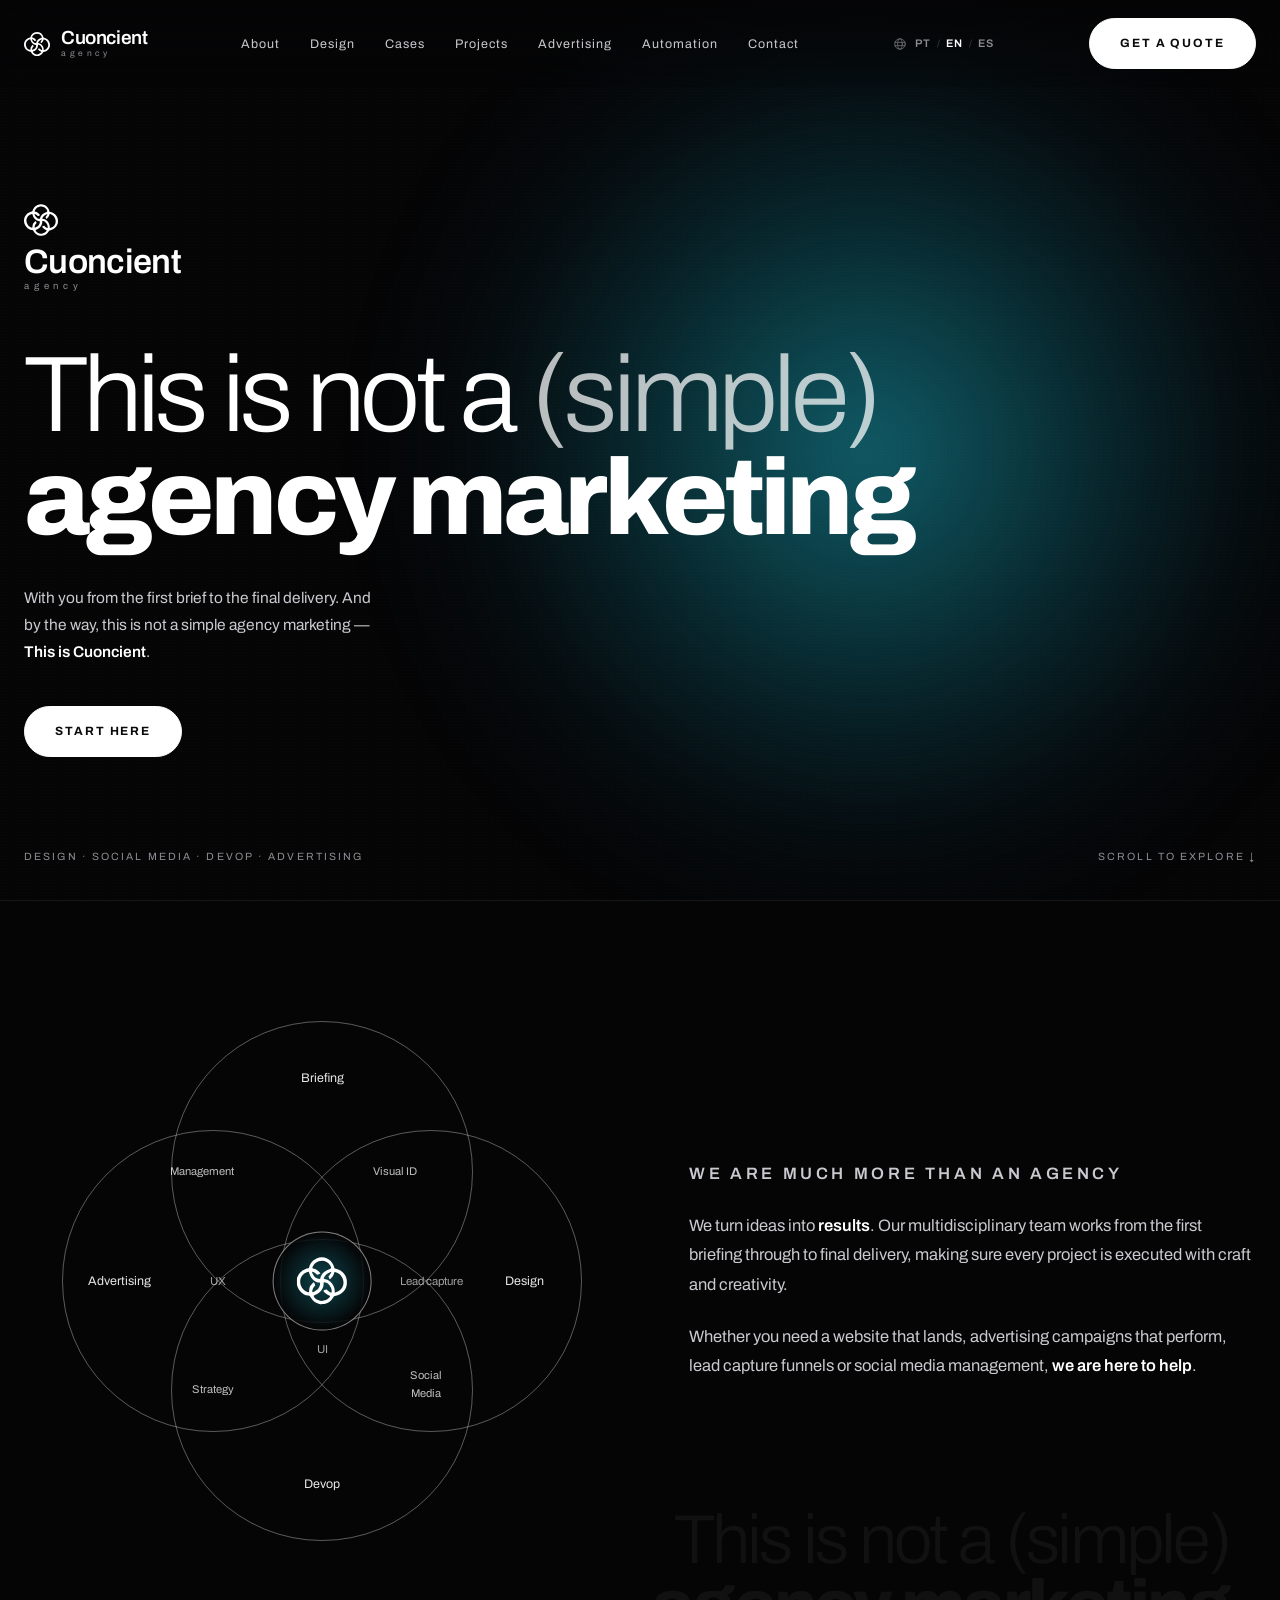
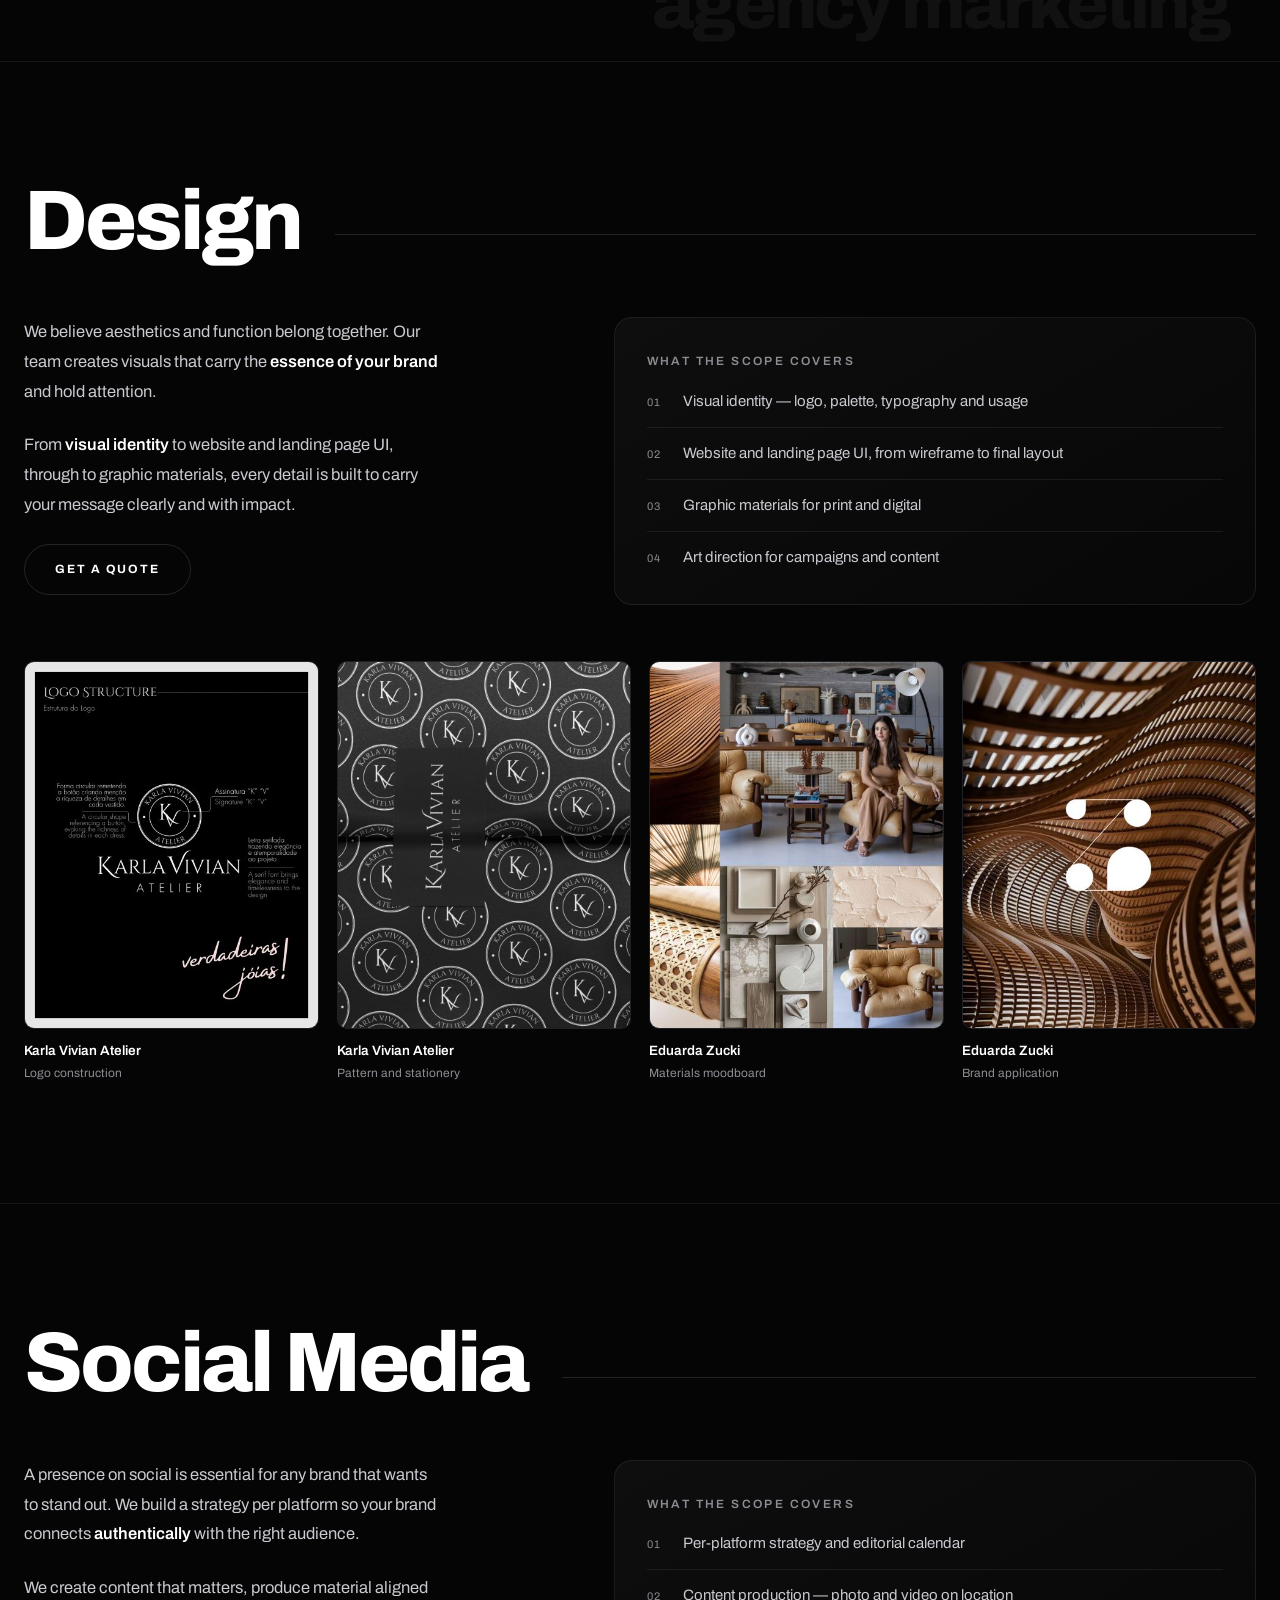
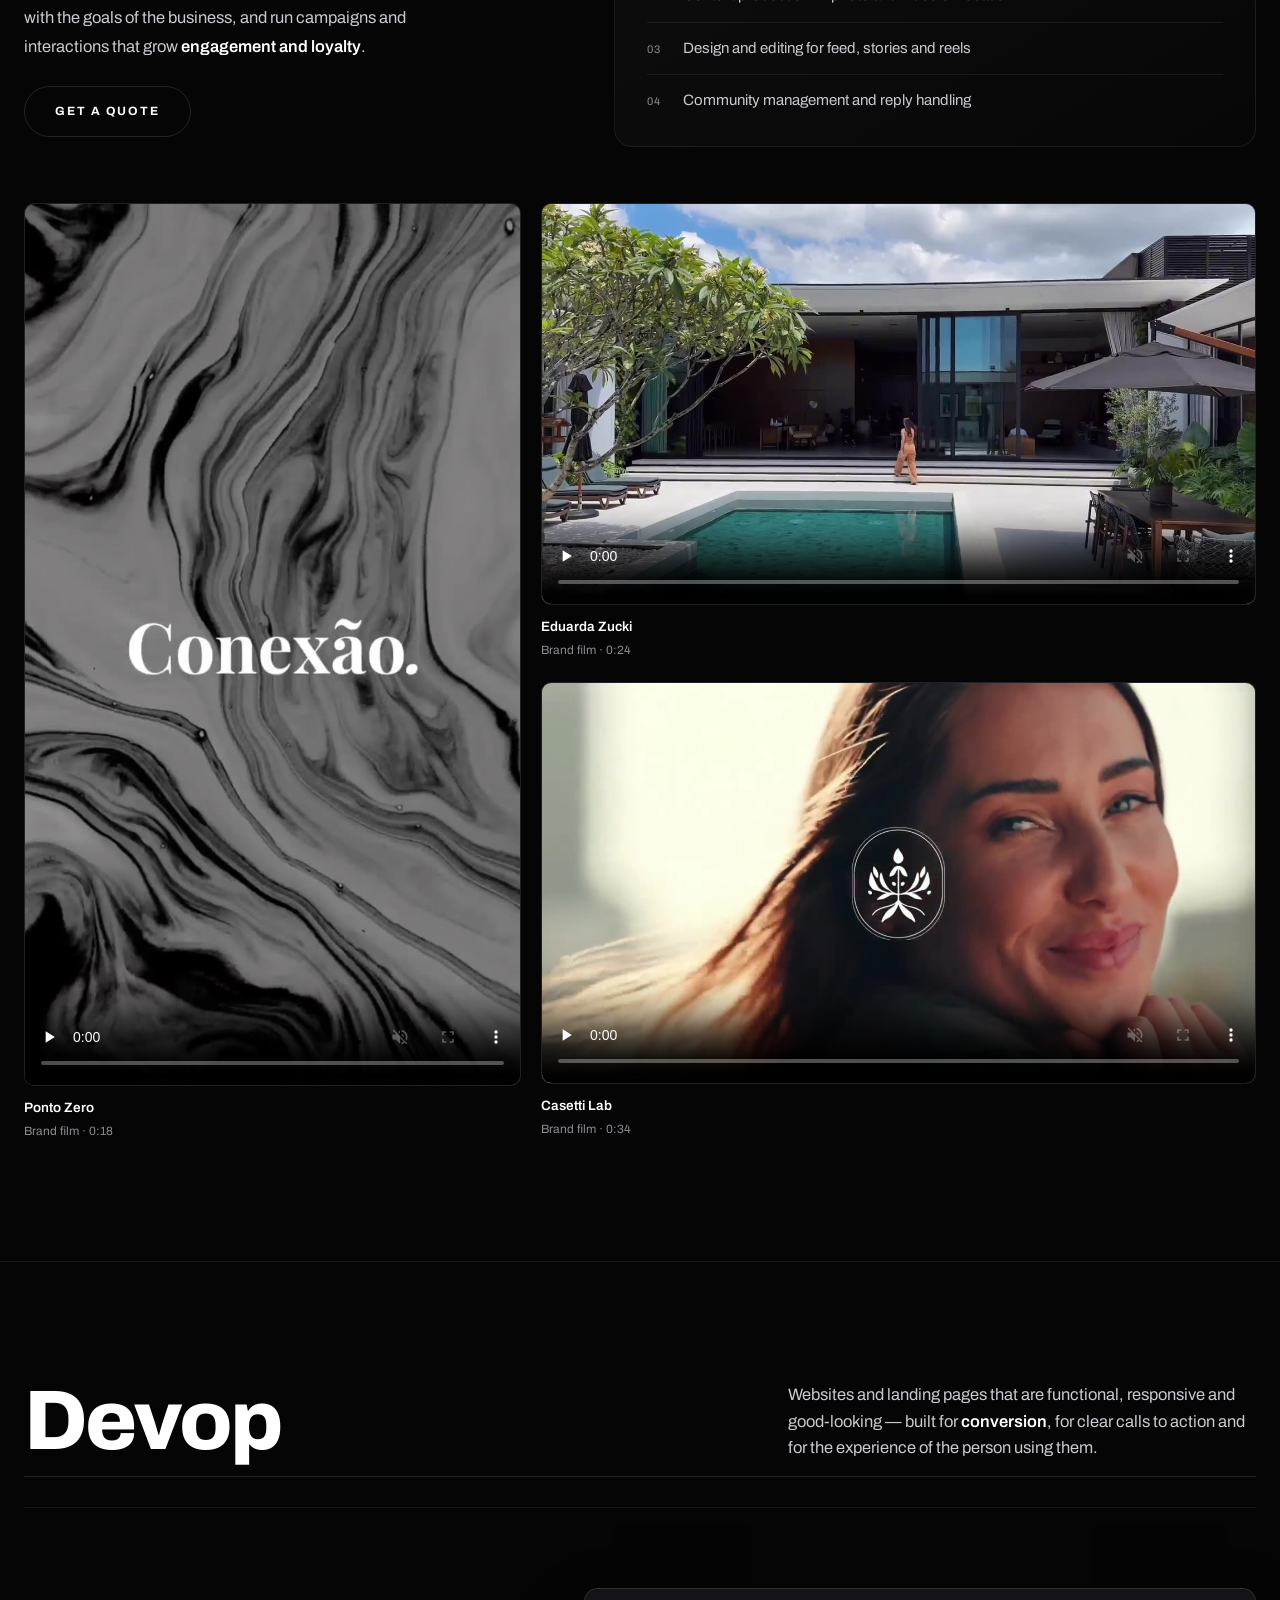
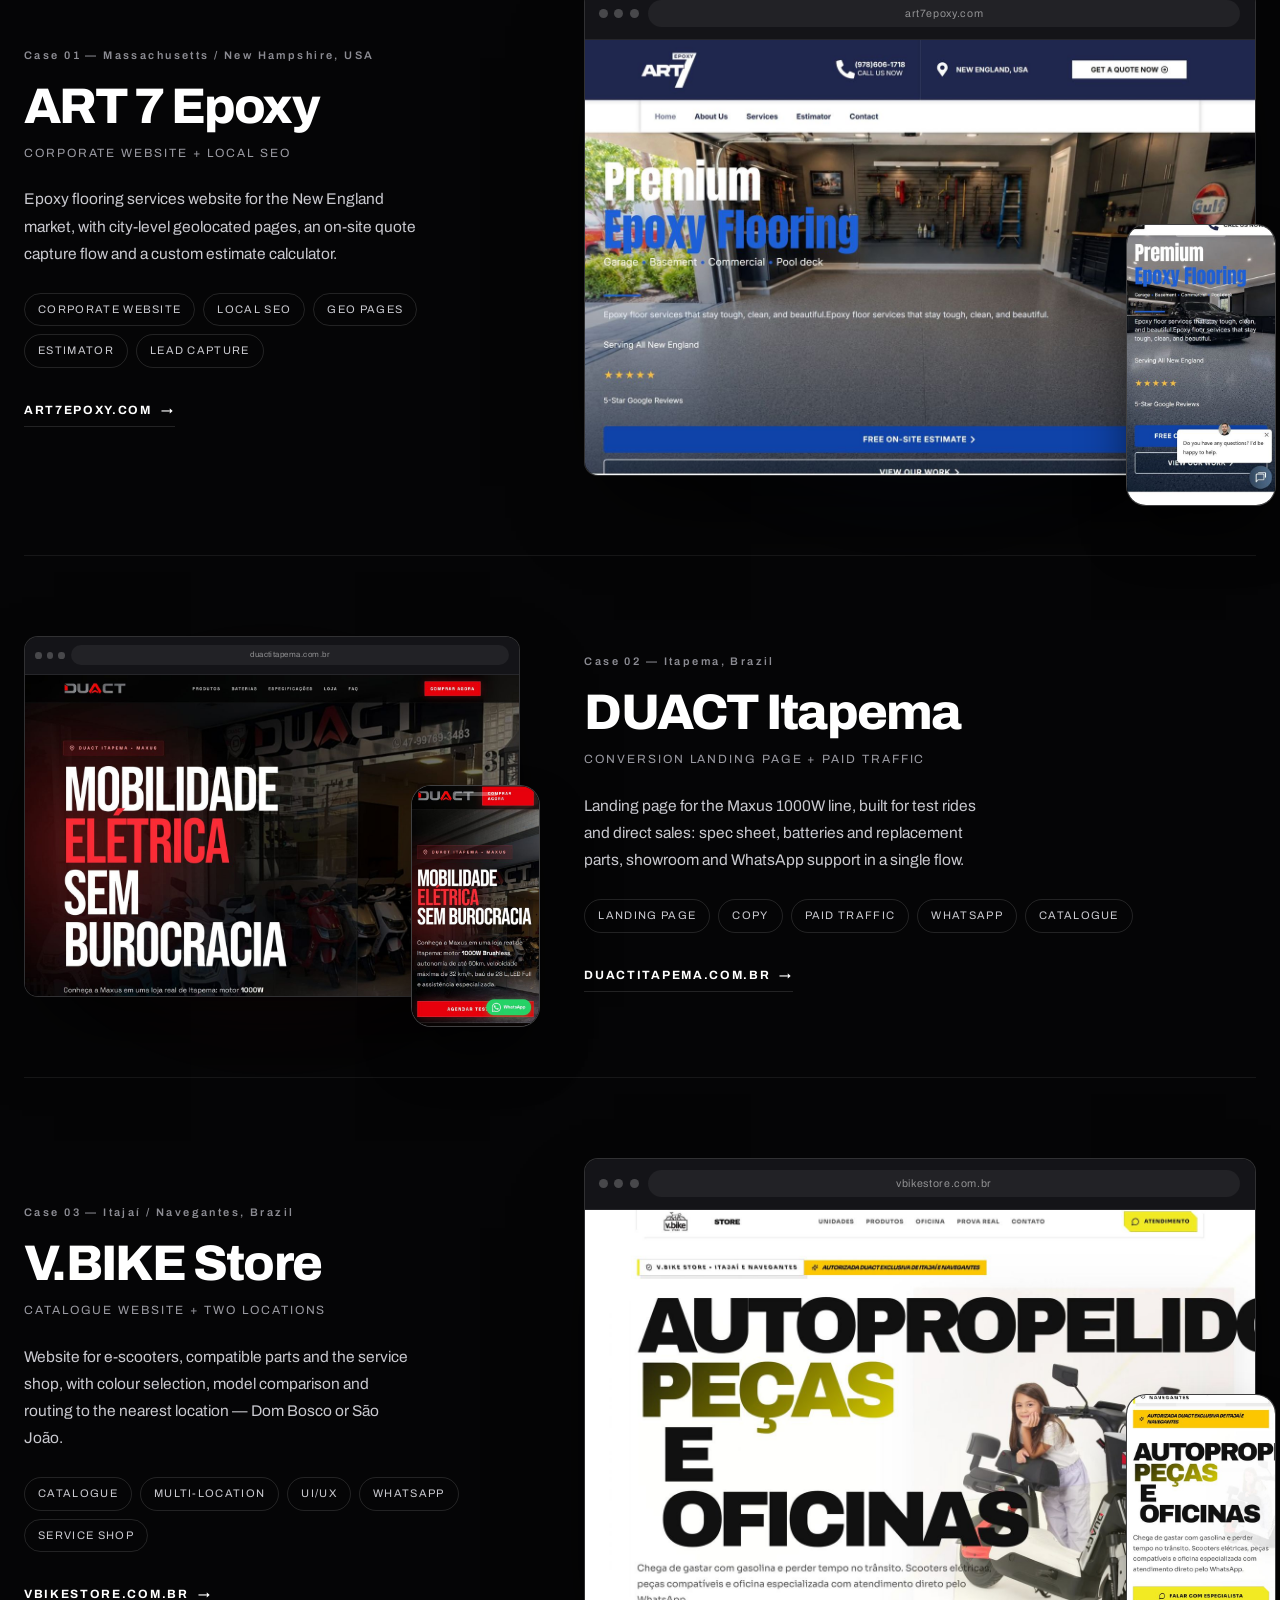
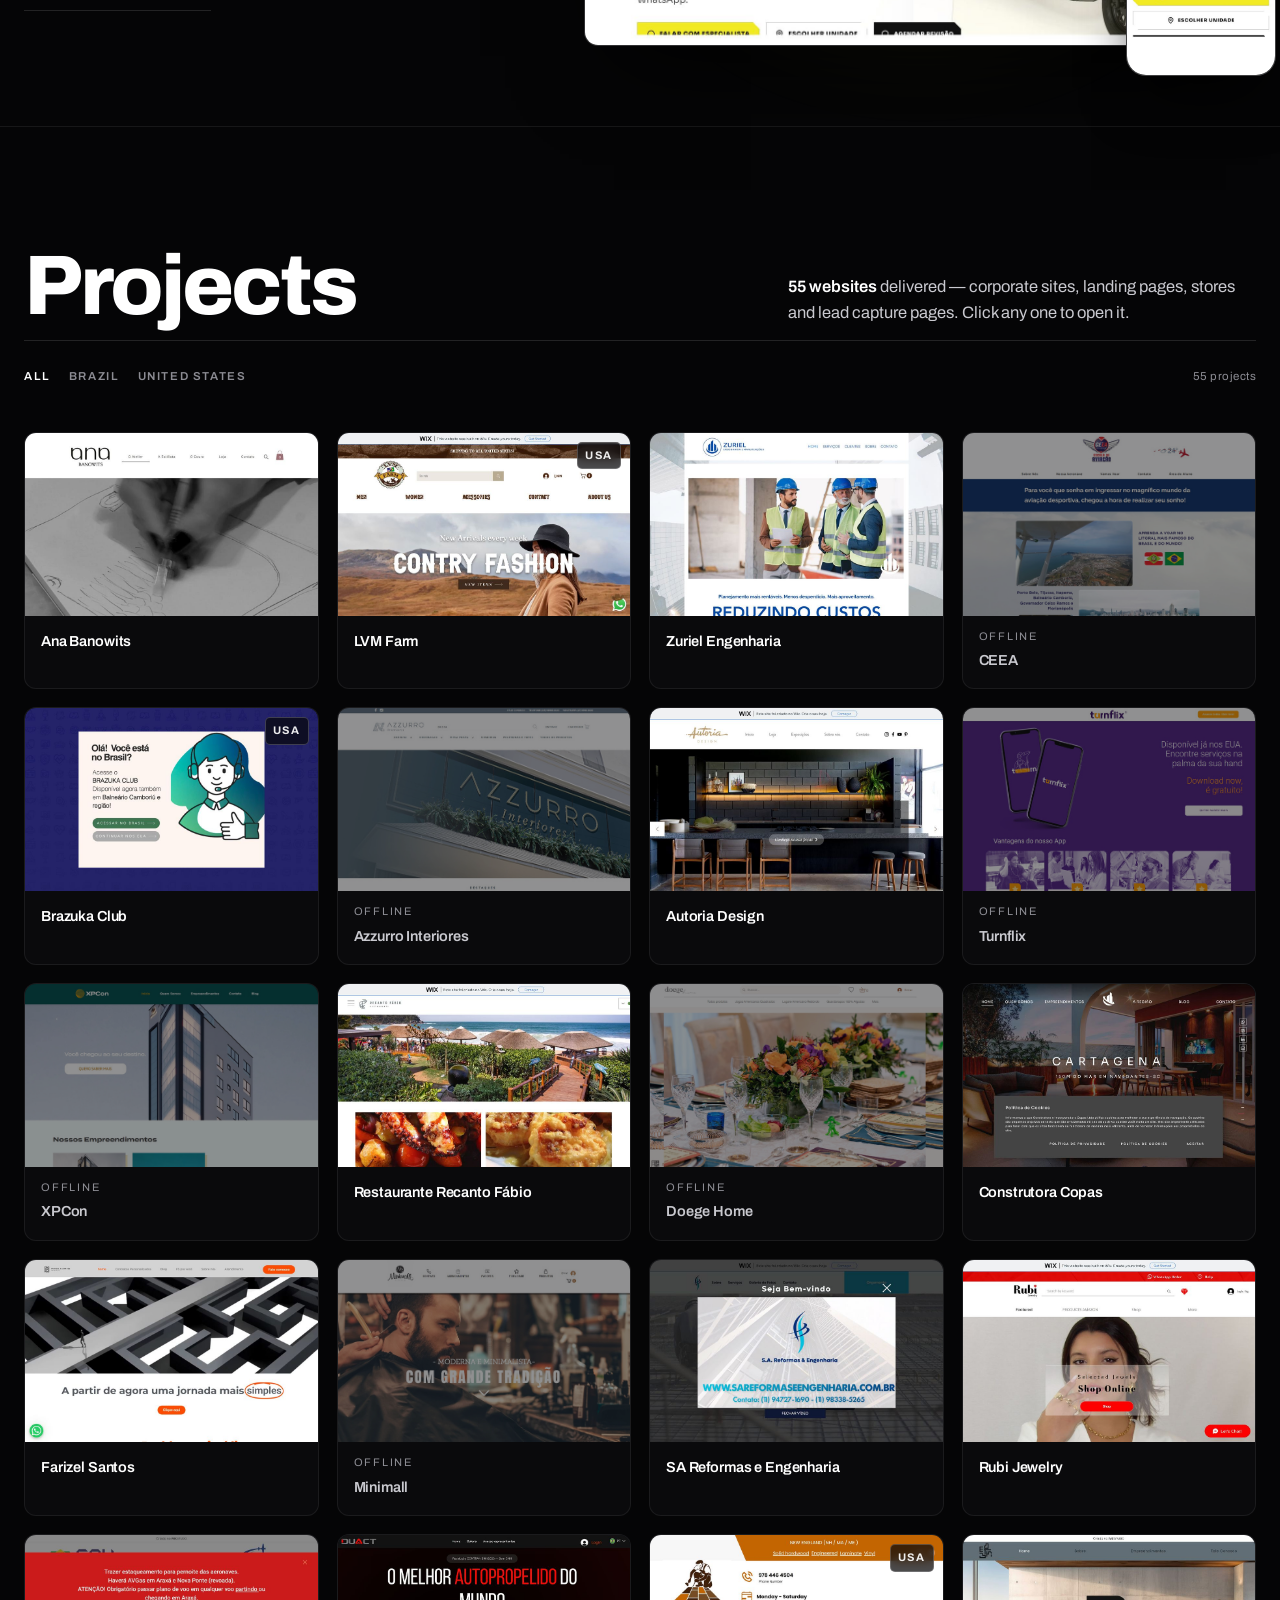
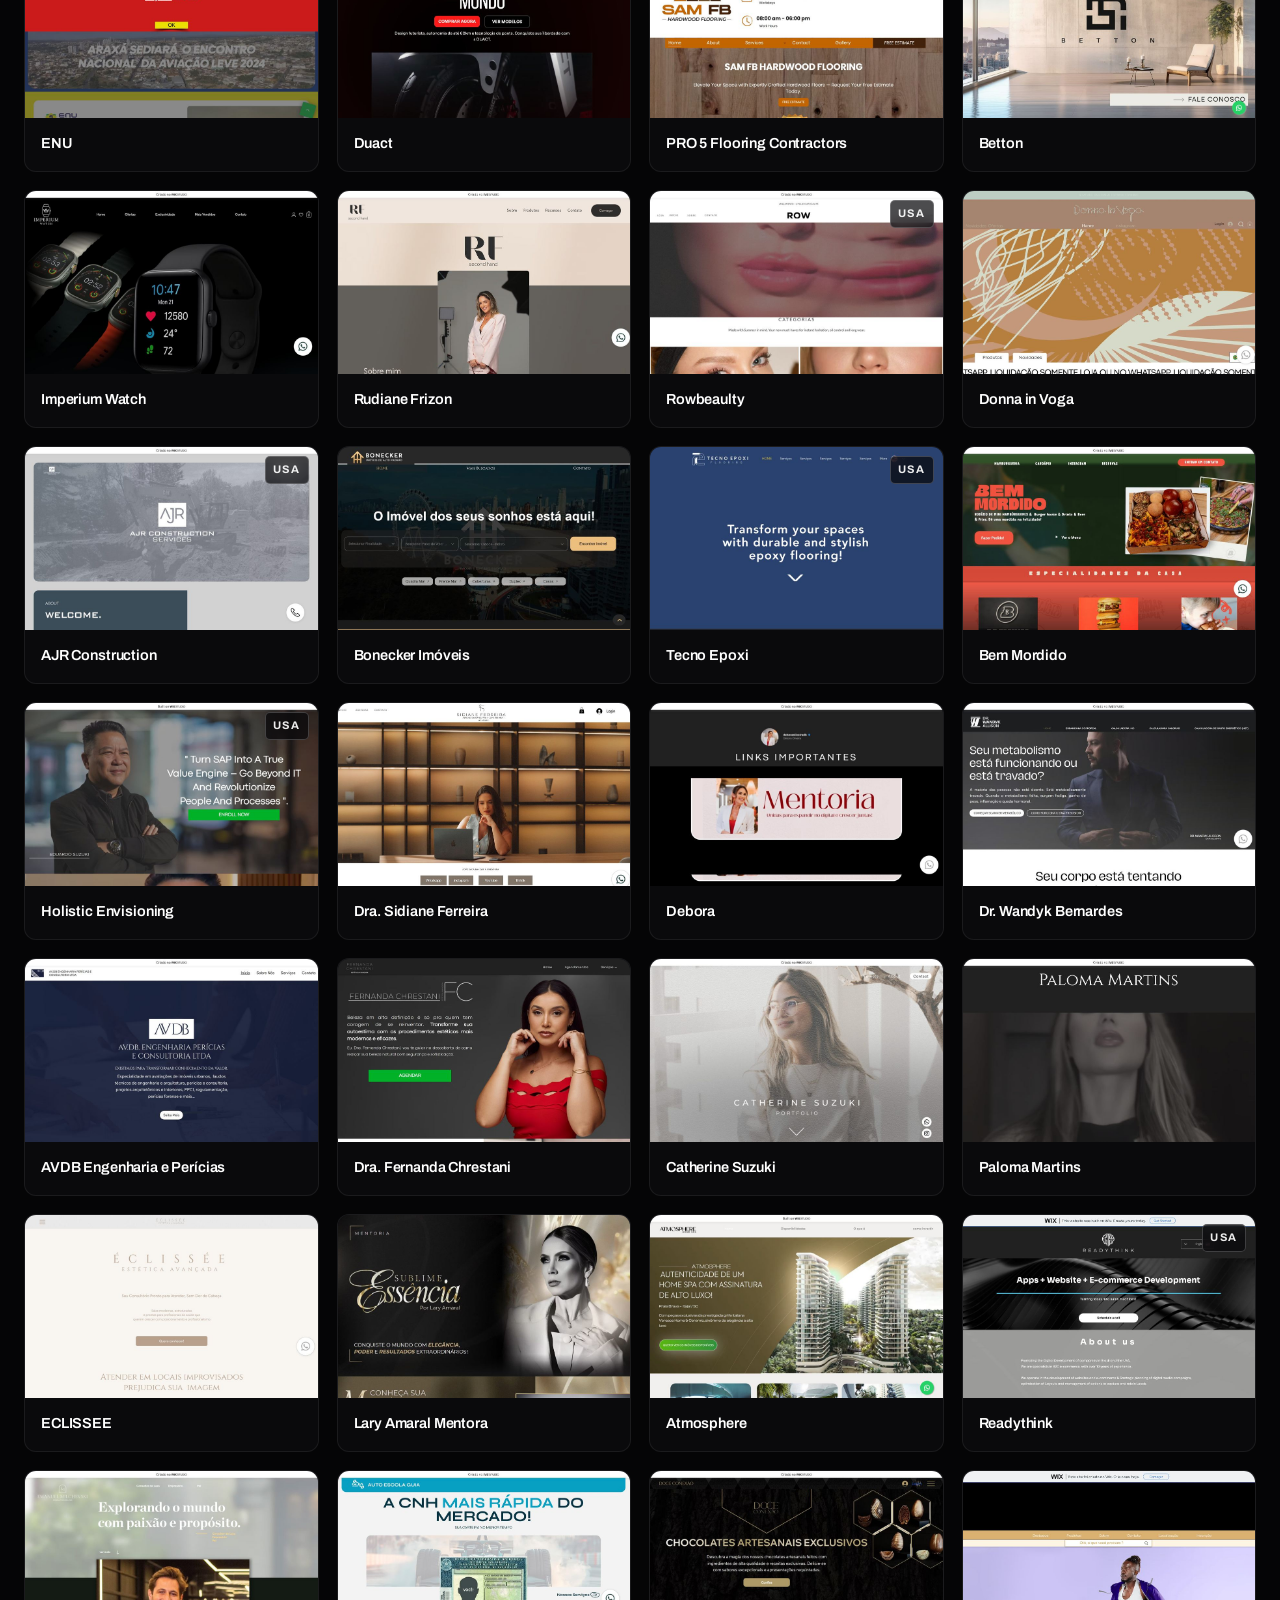
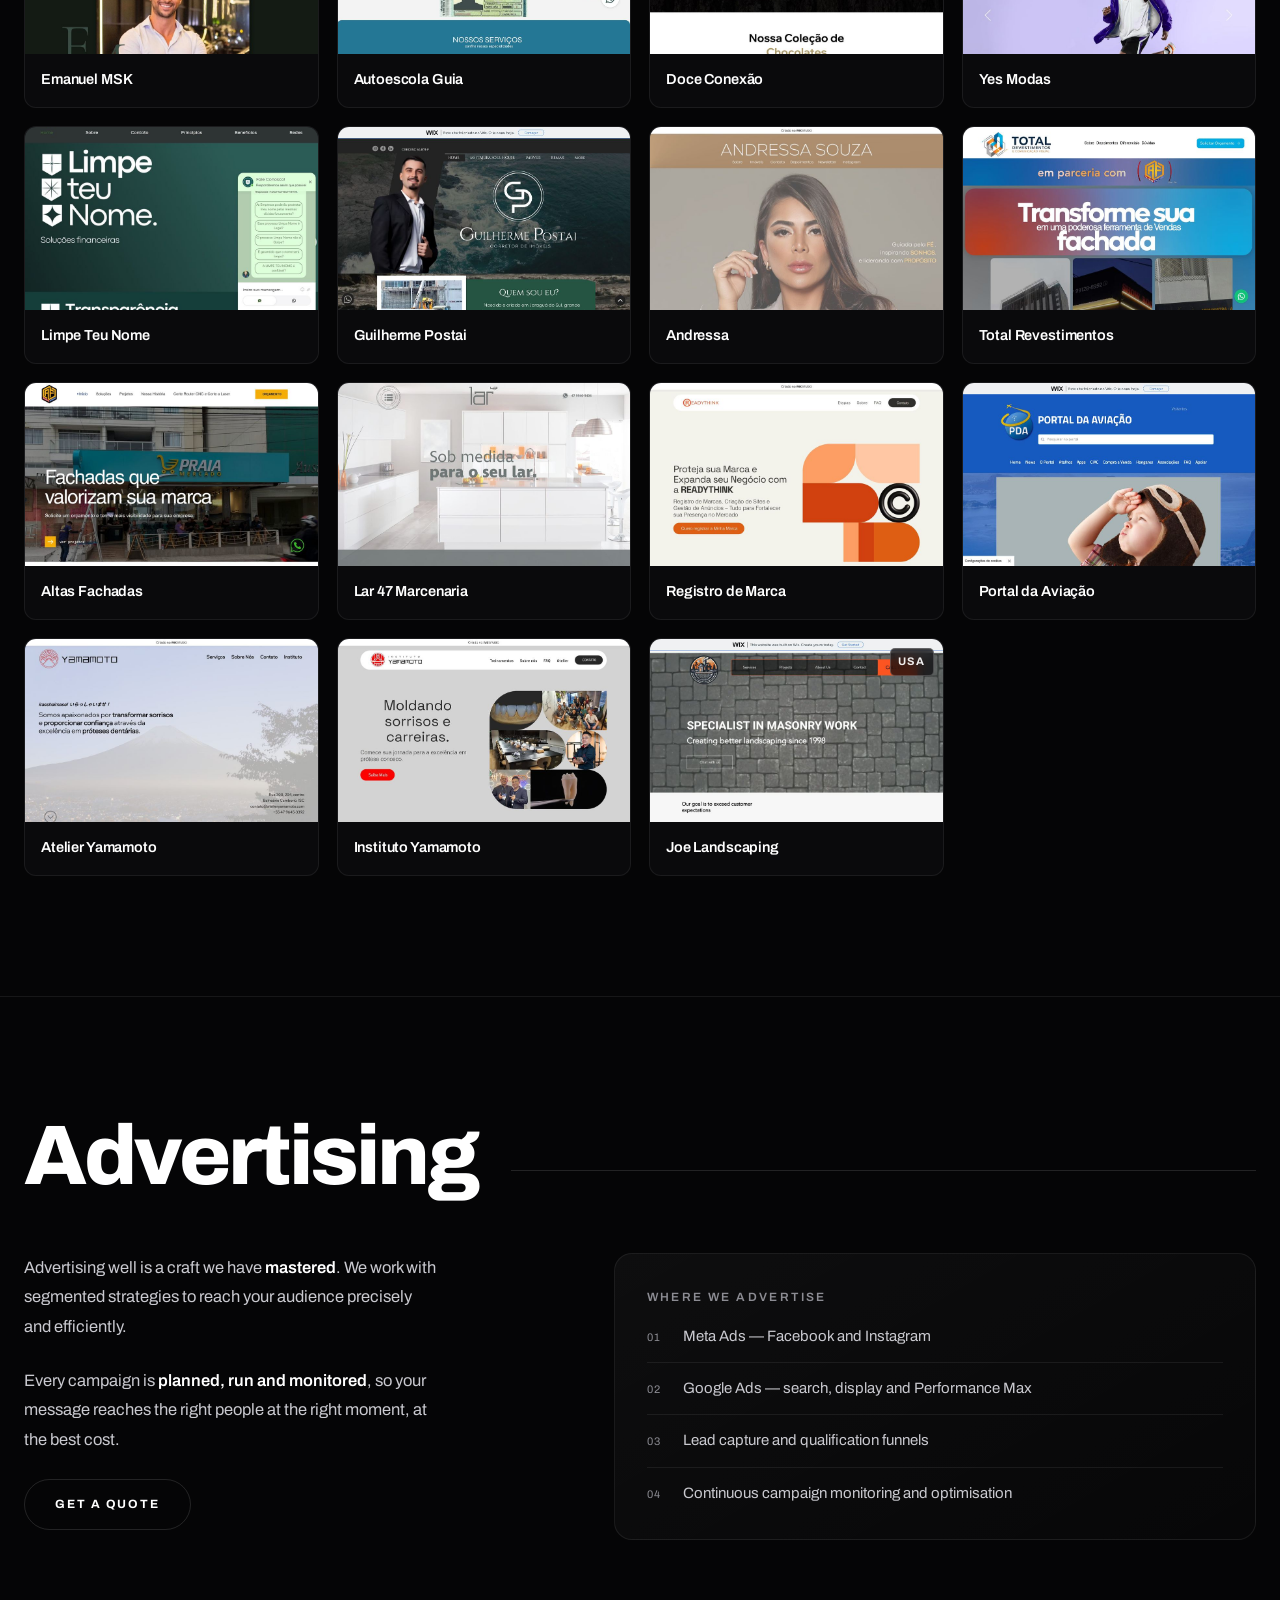
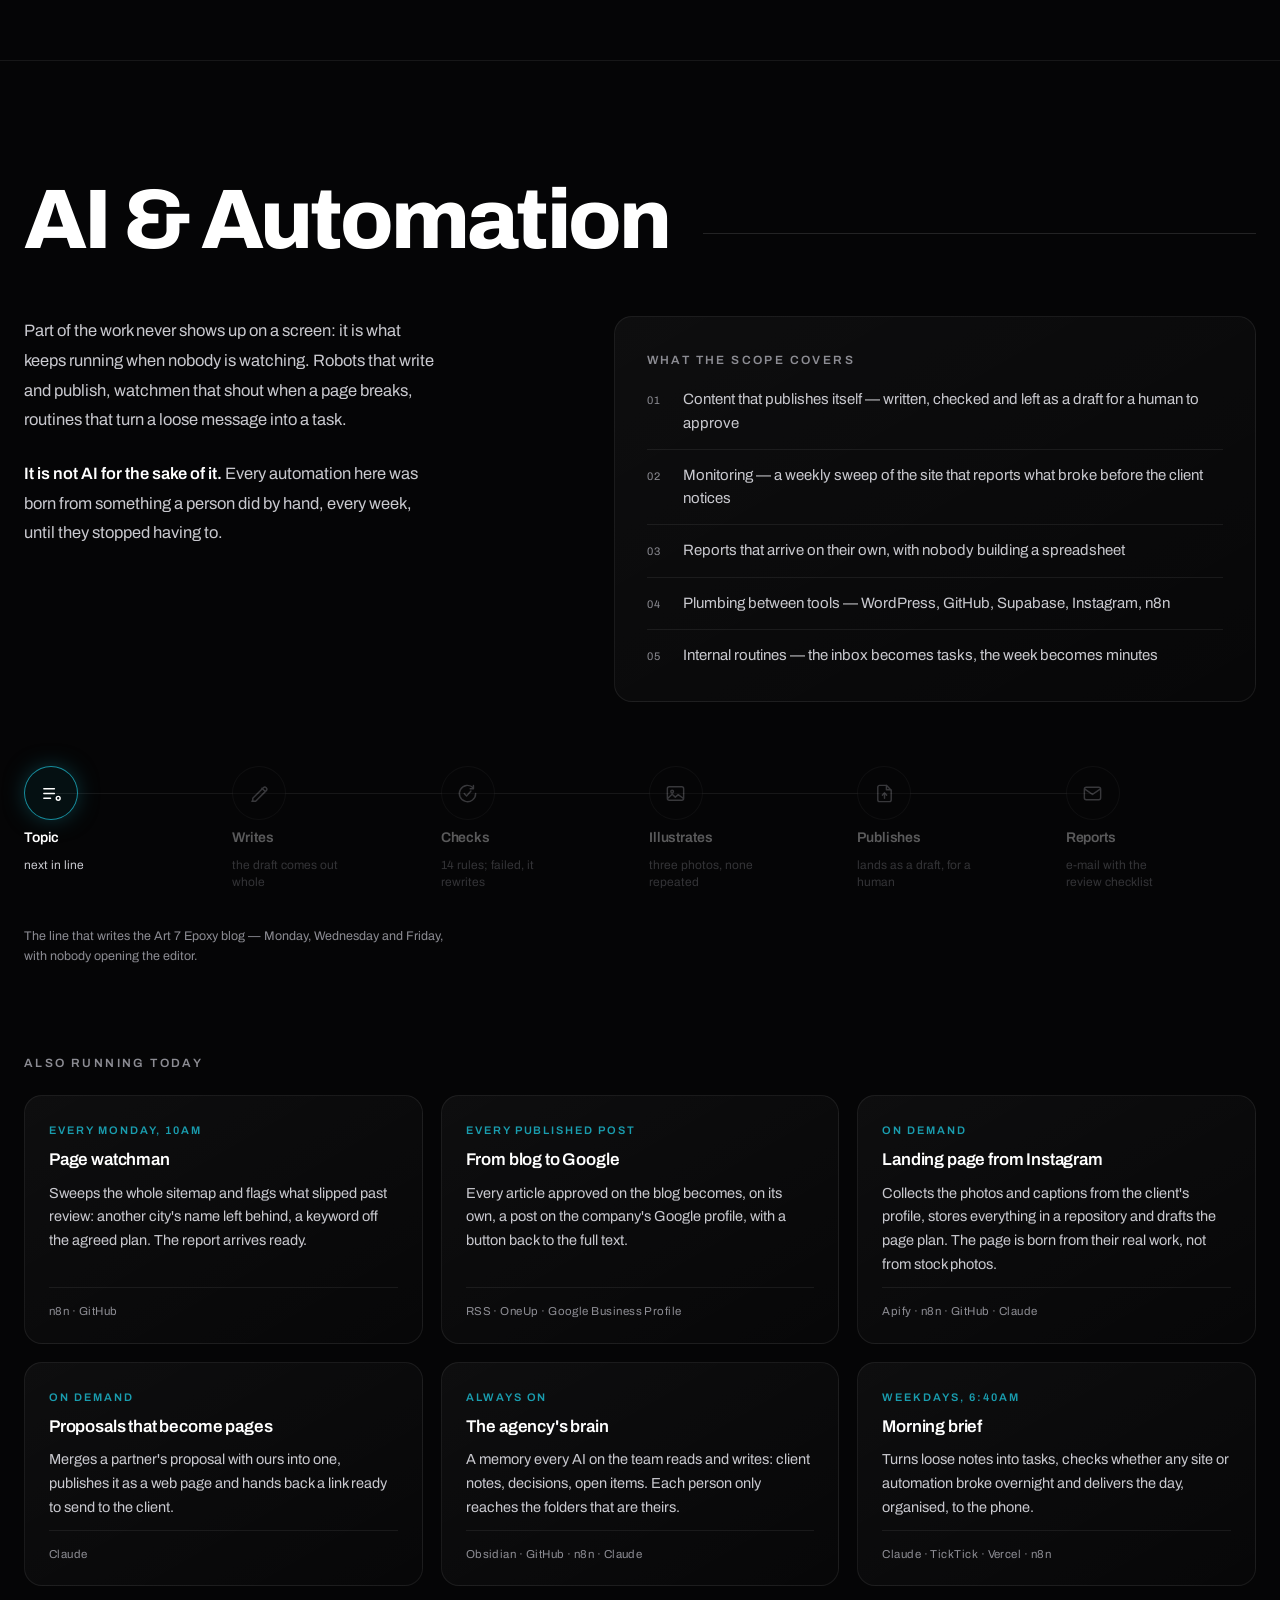
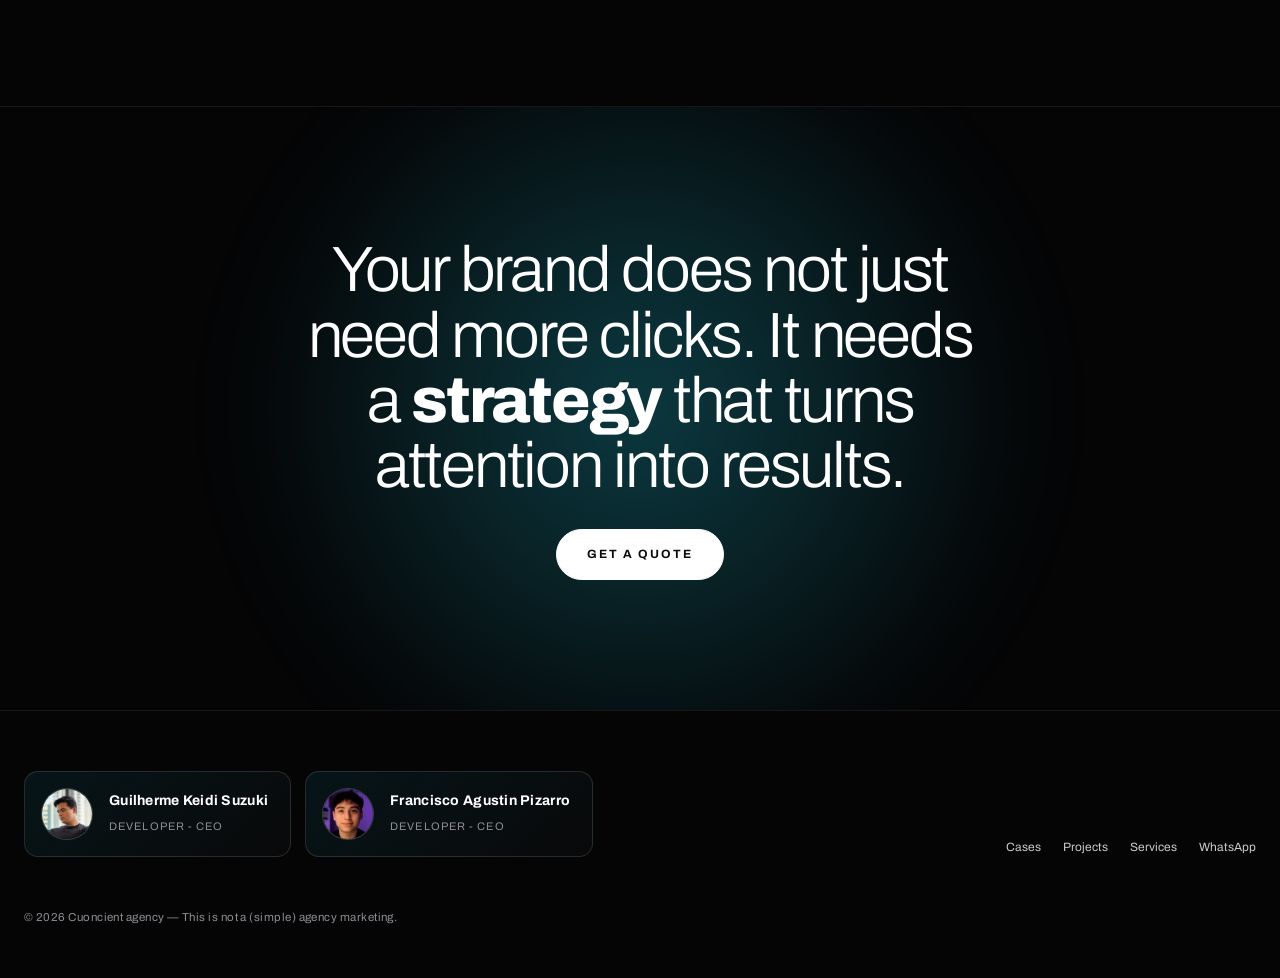
<file: index.html>
<!doctype html>
<html lang="pt-BR">
<head>
<meta charset="utf-8">
<meta name="viewport" content="width=device-width,initial-scale=1">
<title>Cuoncient agency — This is not a (simple) agency marketing</title>
<meta name="description" content="Cuoncient agency: design, social media, desenvolvimento e anúncios. 55 sites entregues — do briefing à entrega final.">
<link rel="canonical" href="https://cuoncient.com/">
<meta name="theme-color" content="#050506">

<!-- ======================================================================
     COMPARTILHAMENTO — o que aparece quando o link é colado no WhatsApp,
     LinkedIn, Instagram, Slack, Discord.

     ATENÇÃO: estes endereços precisam ser ABSOLUTOS. Caminho relativo não
     funciona: os robôs dessas redes não rodam na página, eles baixam o HTML
     de fora e não sabem resolver "assets/...".

     Trocou de domínio? Procure por "cuoncient.com" neste arquivo —
     são 12 ocorrências, contando o schema lá embaixo.
     ====================================================================== -->
<meta property="og:type" content="website">
<meta property="og:site_name" content="Cuoncient agency">
<meta property="og:locale" content="pt_BR">
<meta property="og:locale:alternate" content="en_US">
<meta property="og:locale:alternate" content="es_ES">
<meta property="og:url" content="https://cuoncient.com/">
<meta property="og:title" content="Cuoncient agency — This is not a (simple) agency marketing">
<meta property="og:description" content="Cuoncient agency: design, social media, desenvolvimento e anúncios. 55 sites entregues — do briefing à entrega final.">
<meta property="og:image" content="https://cuoncient.com/assets/brand/og-cover.jpg">
<meta property="og:image:type" content="image/jpeg">
<meta property="og:image:width" content="1200">
<meta property="og:image:height" content="630">
<meta property="og:image:alt" content="Cuoncient agency — sites entregues para clientes, com a marca da agência">

<meta name="twitter:card" content="summary_large_image">
<meta name="twitter:title" content="Cuoncient agency — This is not a (simple) agency marketing">
<meta name="twitter:description" content="Cuoncient agency: design, social media, desenvolvimento e anúncios. 55 sites entregues — do briefing à entrega final.">
<meta name="twitter:image" content="https://cuoncient.com/assets/brand/og-cover.jpg">
<!-- Ícones. O .svg é o que os navegadores modernos usam; os .png são o plano B. -->
<link rel="icon" href="assets/brand/favicon.svg" type="image/svg+xml">
<link rel="icon" href="assets/brand/favicon-32.png" sizes="32x32" type="image/png">
<link rel="icon" href="assets/brand/favicon-16.png" sizes="16x16" type="image/png">
<link rel="apple-touch-icon" href="assets/brand/apple-touch-icon.png">
<link rel="preconnect" href="https://fonts.googleapis.com">
<link rel="preconnect" href="https://fonts.gstatic.com" crossorigin>
<link href="https://fonts.googleapis.com/css2?family=Archivo:wght@300;400;500;600;700;800&display=swap" rel="stylesheet">
<link rel="stylesheet" href="styles.css">

<!-- Liga a animação de entrada. Precisa estar AQUI no <head>, antes do CSS
     pintar: se ficasse no fim do <body>, o conteúdo apareceria e sumiria.
     E precisa ser este o sentido — o CSS só esconde quando esta classe existe,
     então JavaScript quebrado deixa o site visível em vez de em branco. -->
<script>document.documentElement.className += " js";</script>

<!-- Dados estruturados: é assim que o Google entende que isto é uma agência,
     quais são os serviços e como falar com ela. Não muda nada visualmente. -->
<script type="application/ld+json">
{
  "@context": "https://schema.org",
  "@graph": [
    {
      "@type": "Organization",
      "@id": "https://cuoncient.com/#agencia",
      "name": "Cuoncient agency",
      "alternateName": "Cuoncient",
      "url": "https://cuoncient.com/",
      "logo": {
        "@type": "ImageObject",
        "url": "https://cuoncient.com/assets/brand/logo-badge-512.png",
        "width": 512,
        "height": 512
      },
      "image": "https://cuoncient.com/assets/brand/og-cover.jpg",
      "slogan": "This is not a (simple) agency marketing.",
      "description": "Cuoncient agency: design, social media, desenvolvimento e anúncios. 55 sites entregues — do briefing à entrega final.",
      "founder": {
        "@type": "Person",
        "name": "Guilherme Keidi Suzuki",
        "jobTitle": "Devop"
      },
      "contactPoint": {
        "@type": "ContactPoint",
        "contactType": "Atendimento comercial",
        "telephone": "+55-11-93352-8251",
        "url": "https://wa.me/5511933528251",
        "availableLanguage": ["Portuguese", "English", "Spanish"]
      },
      "knowsLanguage": ["pt-BR", "en", "es"],
      "hasOfferCatalog": {
        "@type": "OfferCatalog",
        "name": "Serviços da Cuoncient",
        "itemListElement": [
          {"@type": "Offer", "itemOffered": {"@type": "Service", "name": "Design gráfico e identidade visual"}},
          {"@type": "Offer", "itemOffered": {"@type": "Service", "name": "Social media e filmes de marca"}},
          {"@type": "Offer", "itemOffered": {"@type": "Service", "name": "Desenvolvimento de sites e landing pages"}},
          {"@type": "Offer", "itemOffered": {"@type": "Service", "name": "Anúncios e tráfego pago"}}
        ]
      }
    },
    {
      "@type": "WebSite",
      "@id": "https://cuoncient.com/#site",
      "url": "https://cuoncient.com/",
      "name": "Cuoncient agency",
      "inLanguage": "pt-BR",
      "publisher": {"@id": "https://cuoncient.com/#agencia"}
    }
  ]
}
</script>
</head>
     <!-- Google tag (gtag.js) -->
<script async src="https://www.googletagmanager.com/gtag/js?id=G-YGSEJM2XSY"></script>
<script>
  window.dataLayer = window.dataLayer || [];
  function gtag(){dataLayer.push(arguments);}
  gtag('js', new Date());

  gtag('config', 'G-YGSEJM2XSY');
</script>
<body>

<!-- Primeiro foco da página: deixa quem navega por teclado pular a barra e
     os 55 cards da grade. Só aparece quando recebe foco. -->
<a class="skip" href="#conteudo" data-en="Skip to content" data-es="Saltar al contenido">Pular para o conteúdo</a>

<!-- A marca vive aqui uma vez só; a nav e o rodapé apontam para ela com <use>. -->
<svg class="sprite" width="0" height="0" aria-hidden="true" focusable="false">
  <symbol id="marca-cuoncient" viewBox="92.05 93.6 337.6 337.6">
    <path d="M250.5,419.35C222.39,414.83 201.44,400.24 187.1,375.18C180.56,363.74 179.93,363.25 170.44,361.94C126.62,355.88 92.12,315.42 92.05,270.0C92.04,260.79 94.26,245.02 96.42,239.1C99.09,231.74 110.15,214.12 116.33,207.38C128.51,194.09 157.58,179.0 171.0,179.0C173.73,179.0 175.58,175.95 177.37,168.5C182.95,145.22 202.88,122.18 225.77,112.55C249.82,102.42 273.63,102.56 296.52,112.94C319.49,123.35 339.76,148.6 344.02,172.09C345.51,180.35 345.78,180.61 354.31,182.04C388.74,187.82 418.84,215.35 427.24,248.76C430.46,261.55 430.44,285.94 427.21,297.84C418.32,330.54 390.33,356.32 356.0,363.43C343.71,365.98 343.69,365.99 336.72,376.71C322.5,398.57 305.84,411.2 283.5,417.07C275.64,419.13 257.12,420.41 250.5,419.35ZM275.55,395.51C291.04,391.58 308.44,380.59 314.58,370.87C318.35,364.9 317.9,363.81 310.63,361.27C297.12,356.56 282.53,345.94 274.47,334.96C269.9,328.73 270.21,327.94 278.66,324.51C290.75,319.61 291.79,319.57 296.52,323.81C309.41,335.39 321.89,343.02 325.59,341.6C329.36,340.16 327.28,319.46 322.38,309.73C318.01,301.04 309.46,288.65 305.14,284.75C298.38,278.64 285.08,273.0 277.45,273.0C273.76,273.0 273.04,275.27 273.0,287.0C272.89,314.88 250.43,343.43 218.6,356.19C207.41,360.67 207.0,360.96 207.0,364.47C207.0,371.45 218.51,383.87 231.11,390.49C245.64,398.12 259.21,399.66 275.55,395.51ZM356.64,339.88C397.27,327.34 416.67,288.28 401.43,249.7C392.8,227.86 381.7,215.8 363.37,208.32C347.48,201.85 345.9,202.01 344.03,210.36C342.31,218.05 338.42,226.66 333.64,233.35C328.76,240.2 316.71,252.0 314.6,252.0C313.31,252.0 305.96,235.88 305.99,233.13C305.99,232.37 308.75,228.81 312.12,225.21C317.6,219.35 324.0,208.6 324.0,205.23C324.0,203.68 320.62,204.37 313.5,207.36C294.65,215.27 281.0,228.01 275.95,242.4C273.33,249.86 273.7,250.25 285.44,252.34C320.68,258.62 348.0,293.79 348.0,332.87C348.0,339.5 348.43,342.0 349.56,342.0C349.69,342.0 352.87,341.05 356.64,339.88ZM174.43,337.43C175.32,336.53 176.0,334.17 176.0,331.92C176.0,326.71 178.7,308.93 180.01,305.47C183.48,296.35 203.35,273.0 207.65,273.0C208.43,273.0 210.61,276.42 212.55,280.68C217.83,292.27 217.84,292.4 213.22,297.01C203.96,306.28 196.66,322.66 197.21,332.97C197.58,340.03 198.53,340.22 209.22,335.42C232.78,324.83 243.61,313.06 247.97,293.26C251.63,276.62 250.78,274.0 241.75,274.0C233.14,274.0 217.15,267.46 208.0,260.2C193.26,248.49 183.28,233.27 177.59,213.78C176.26,209.23 174.86,204.71 174.48,203.75C173.3,200.78 168.29,201.71 156.24,207.16C137.08,215.82 126.4,227.56 119.31,247.78C108.78,277.78 125.4,318.46 153.81,332.21C167.28,338.73 171.95,339.91 174.43,337.43ZM249.55,249.92C249.91,249.33 250.86,246.08 251.65,242.71C257.61,217.15 279.62,195.77 311.0,185.05C326.13,179.88 326.78,176.46 316.09,158.15C296.5,124.6 252.58,117.67 219.09,142.84C206.51,152.29 193.97,174.31 199.25,177.68C199.94,178.12 204.69,179.91 209.8,181.66C225.73,187.1 239.68,196.98 248.61,209.16C252.9,214.99 253.09,214.72 241.53,219.38C230.42,223.87 230.32,223.86 225.81,219.07C215.78,208.42 196.0,197.95 196.0,203.31C196.0,213.41 212.59,238.03 223.86,244.67C232.18,249.57 247.79,252.76 249.55,249.92Z" fill="currentColor" fill-rule="evenodd"/>
  </symbol>
</svg>
<!--
  ===========================================================================
  Cada <section> abaixo corresponde a uma página do design no Canva
  "CUONCIENT — Portfólio (site)" — o atributo data-canva-page diz qual.
  Ver MAPPING.md antes de mexer na ordem.
  ===========================================================================
-->

<!-- ============================ NAV ============================ -->
<header class="nav" id="nav">
  <div class="wrap nav__inner">
    <a class="brand" href="#capa" aria-label="Cuoncient agency">
      <svg class="brand__mark" aria-hidden="true"><use href="#marca-cuoncient"/></svg>
      <span class="brand__text">
        <span class="brand__name">Cuoncient</span>
        <span class="brand__sub">agency</span>
      </span>
    </a>
    <!-- Abre o painel de navegação no celular; no desktop não existe, porque
         lá o menu inteiro já está visível na barra. -->
    <button type="button" class="nav__toggle" id="nav-toggle"
            aria-expanded="false" aria-controls="nav-menu" aria-label="Abrir menu">
      <span class="nav__burger" aria-hidden="true"></span>
    </button>

    <!-- No desktop este wrapper é display:contents — os três filhos caem
         direto na barra, exatamente como sempre estiveram. Abaixo de 980px
         ele vira o painel de tela cheia. -->
    <div class="nav__menu" id="nav-menu">
    <nav class="nav__links" aria-label="Seções do site" data-en-label="Site sections" data-es-label="Secciones del sitio">
      <a href="#manifesto" data-en="About" data-es="Nosotros">Sobre</a>
      <a href="#design" data-en="Design" data-es="Diseño">Design</a>
      <a href="#devop" data-es="Casos">Cases</a>
      <a href="#projetos" data-en="Projects" data-es="Proyectos">Projetos</a>
      <a href="#anuncios" data-en="Advertising" data-es="Publicidad">Anúncios</a>
      <a href="#automacoes" data-en="Automation" data-es="Automatización">Automações</a>
      <a href="#fechamento" data-en="Contact" data-es="Contacto">Contato</a>
    </nav>

    <!-- Seletor de idioma. O botão aceso é o do idioma em uso; clicar em
         outro troca a página inteira sem recarregar. As siglas vão na ordem
         de quem mais chega aqui. Ver "idioma" no script.js. -->
    <div class="lang" role="group" aria-label="Idioma / Language / Idioma">
      <svg class="lang__globo" viewBox="0 0 24 24" aria-hidden="true" focusable="false">
        <circle cx="12" cy="12" r="9"/>
        <ellipse cx="12" cy="12" rx="4" ry="9"/>
        <path d="M3.2 9.2h17.6M3.2 14.8h17.6"/>
      </svg>
      <button type="button" class="lang__op" data-lang="pt" lang="pt-BR" aria-label="Mudar para português">PT</button>
      <span class="lang__sep" aria-hidden="true">/</span>
      <button type="button" class="lang__op" data-lang="en" lang="en" aria-label="Switch to English">EN</button>
      <span class="lang__sep" aria-hidden="true">/</span>
      <button type="button" class="lang__op" data-lang="es" lang="es" aria-label="Cambiar a español">ES</button>
    </div>

    <a class="btn" href="https://wa.me/5511933528251?text=Oi%21%20Vim%20pelo%20site%20da%20Cuoncient%20e%20queria%20um%20or%C3%A7amento." data-en-href="https://wa.me/5511933528251?text=Hi%21%20I%20came%20from%20the%20Cuoncient%20website%20and%20I%20would%20like%20a%20quote." data-es-href="https://wa.me/5511933528251?text=%C2%A1Hola%21%20Vine%20por%20el%20sitio%20de%20Cuoncient%20y%20quer%C3%ADa%20un%20presupuesto." target="_blank" rel="noopener" data-en="Get a quote" data-es="Pide tu presupuesto">Faça seu orçamento</a>
    </div>
  </div>
</header>

<main id="conteudo">

<!-- ==================== 1 · CAPA ==================== -->
<section class="hero" id="capa" data-canva-page="1">
  <div class="hero__glow"></div>
  <div class="hero__grain"></div>
  <div class="wrap hero__inner">
    <div class="hero__logo">
      <span class="brand">
        <svg class="brand__mark" aria-hidden="true"><use href="#marca-cuoncient"/></svg>
        <span class="brand__text">
          <span class="brand__name">Cuoncient</span>
          <span class="brand__sub">agency</span>
        </span>
      </span>
    </div>

    <h1>
      <span class="thin">This is not a</span> <span class="dim">(simple)</span>
      <span class="bold">agency marketing</span>
    </h1>

    <p class="hero__copy" data-en="With you from the first brief to the final delivery. And by the way, this is not a simple agency marketing — &lt;b&gt;This is Cuoncient&lt;/b&gt;." data-es="Contigo desde el &lt;b&gt;inicio&lt;/b&gt; hasta el &lt;b&gt;final&lt;/b&gt; del proyecto. Por cierto, this is not a simple agency marketing — &lt;b&gt;This is Cuoncient&lt;/b&gt;.">
      Com você do <b>início</b> ao <b>final</b> do projeto. Aliás,
      this is not a simple agency marketing — <b>This is Cuoncient</b>.
    </p>

    <a class="btn" href="#devop" data-en="Start here" data-es="Empieza por aquí">Comece por aqui</a>
  </div>

  <div class="wrap hero__scroll">
    <span data-en="Design · Social Media · Devop · Advertising" data-es="Diseño · Social Media · Devop · Publicidad">Design · Social Media · Devop · Anúncios</span>
    <span data-en="Scroll to explore ↓" data-es="Desplázate para ver ↓">Role para ver ↓</span>
  </div>
</section>

<!-- ==================== 2 · MANIFESTO ==================== -->
<section class="manifesto" id="manifesto" data-canva-page="2">
  <div class="wrap">
    <div class="manifesto__grid">
      <!-- ===================== VENN DAS DISCIPLINAS =====================
           O data-venn de cada rótulo diz em quais círculos ele cai, e isso
           não é opinião: os quatro círculos têm raio 29% e centro em
           (50,29) topo, (50,71) base, (29,50) esquerda e (71,50) direita,
           então a posição de cada rótulo decide sozinha a resposta. Clicar
           (ou passar o mouse) numa disciplina acende o círculo dela e deixa
           acesos só os rótulos que moram lá dentro.
           t = Briefing · b = Devop · l = Anúncios · r = Design
           ============================================================= -->
      <div class="venn reveal" id="venn" role="group" aria-label="Disciplinas da Cuoncient" data-en-label="Cuoncient disciplines" data-es-label="Disciplinas de Cuoncient">
        <span class="venn__c venn__c--t" data-venn="t"></span>
        <span class="venn__c venn__c--b" data-venn="b"></span>
        <span class="venn__c venn__c--l" data-venn="l"></span>
        <span class="venn__c venn__c--r" data-venn="r"></span>

        <button type="button" class="venn__lab venn__disc" style="left:50%;top:11%" data-venn="t" aria-pressed="false" data-en="Briefing" data-es="Briefing">Briefing</button>
        <button type="button" class="venn__lab venn__disc" style="left:11%;top:50%" data-venn="l" aria-pressed="false" data-en="Advertising" data-es="Publicidad">Anúncios</button>
        <button type="button" class="venn__lab venn__disc" style="left:89%;top:50%" data-venn="r" aria-pressed="false" data-en="Design" data-es="Diseño">Design</button>
        <button type="button" class="venn__lab venn__disc" style="left:50%;top:89%" data-venn="b" aria-pressed="false" data-en="Devop" data-es="Devop">Devop</button>

        <span class="venn__lab venn__lab--sm" style="left:27%;top:29%" data-venn="t l" data-en="Management" data-es="Gestión">Gestão</span>
        <span class="venn__lab venn__lab--sm" style="left:64%;top:29%" data-venn="t r" data-en="Visual ID" data-es="ID Visual">ID Visual</span>
        <span class="venn__lab venn__lab--sm" style="left:29%;top:71%" data-venn="l b" data-en="Strategy" data-es="Estrategia">Estratégia</span>
        <span class="venn__lab venn__lab--sm" style="left:70%;top:70%" data-venn="r b">Social<br>Media</span>

        <span class="venn__lab venn__lab--xs" style="left:30%;top:50%" data-venn="t l b" data-en="UX" data-es="UX">UX</span>
        <span class="venn__lab venn__lab--xs" style="left:71%;top:50%" data-venn="t r b" data-en="Lead capture" data-es="Captación">Captação</span>
        <span class="venn__lab venn__lab--xs" style="left:50%;top:63%" data-venn="l r b" data-en="UI" data-es="UI">UI</span>

        <!-- A marca, uma vez só, apontando para o <symbol> do topo do body.
             Antes aqui havia seis círculos desenhados à mão imitando o
             logotipo — não era a marca. -->
        <span class="venn__core">
          <svg class="venn__mark" aria-hidden="true" focusable="false"><use href="#marca-cuoncient"/></svg>
        </span>

        <!-- Só para leitor de tela: o apagar e acender dos rótulos é mudança
             visual e não chega a quem não enxerga. Aqui ela vira frase. -->
        <p class="venn__fala" aria-live="polite"></p>
      </div>

      <div class="manifesto__text reveal">
        <p class="eyebrow" style="margin-bottom:22px" data-en="We are much more than an agency" data-es="Somos mucho más que una agencia">Somos muito mais que uma agência</p>
        <p data-en="We turn ideas into &lt;b&gt;results&lt;/b&gt;. Our multidisciplinary team works from the first briefing through to final delivery, making sure every project is executed with craft and creativity." data-es="Nos dedicamos a transformar ideas en &lt;b&gt;resultados&lt;/b&gt;. Nuestro equipo multidisciplinario trabaja desde la concepción del &lt;b&gt;briefing&lt;/b&gt; hasta la &lt;b&gt;entrega final&lt;/b&gt;, garantizando que cada proyecto sea ejecutado con excelencia y creatividad.">
          Nos dedicamos a transformar ideias em <b>resultados</b>. Nossa equipe
          multidisciplinar trabalha desde a concepção do <b>briefing</b> até a
          <b>entrega final</b>, garantindo que cada projeto seja executado com
          excelência e criatividade.
        </p>
        <p data-en="Whether you need a website that lands, advertising campaigns that perform, lead capture funnels or social media management, &lt;b&gt;we are here to help&lt;/b&gt;." data-es="Si necesitas un sitio impactante, campañas de publicidad eficaces, estrategias de captación de leads o gestión de redes sociales, &lt;b&gt;estamos aquí para ayudar&lt;/b&gt;.">
          Se você precisa de um site impactante, campanhas de anúncios eficazes,
          estratégias de captação de leads ou gestão de redes sociais,
          <b>estamos aqui para ajudar</b>.
        </p>
      </div>
    </div>
  </div>
  <div class="manifesto__ghost" aria-hidden="true">This is not a (simple)<b>agency marketing</b></div>
</section>

<!-- ==================== 3 · DESIGN ==================== -->
<section class="disc" id="design" data-canva-page="3">
  <div class="wrap">
    <div class="disc__head reveal">
      <h2 class="section-title" data-es="Diseño">Design</h2>
      <hr class="rule">
    </div>
    <div class="disc__grid">
      <div class="disc__body reveal">
        <p data-en="We believe aesthetics and function belong together. Our team creates visuals that carry the &lt;b&gt;essence of your brand&lt;/b&gt; and hold attention." data-es="Creemos que la estética y la funcionalidad deben ir de la mano. Nuestro equipo está listo para crear visuales cautivadores que representan la &lt;b&gt;esencia de tu marca&lt;/b&gt;.">
          Acreditamos que a estética e a funcionalidade devem andar de mãos dadas.
          Nossa equipe está pronta para criar visuais cativantes que representam a
          <b>essência da sua marca</b>.
        </p>
        <p data-en="From &lt;b&gt;visual identity&lt;/b&gt; to website and landing page UI, through to graphic materials, every detail is built to carry your message clearly and with impact." data-es="Desde la &lt;b&gt;identidad visual&lt;/b&gt; hasta layouts para sitios (UI) y &lt;b&gt;materiales gráficos&lt;/b&gt;, cada detalle está pensado para transmitir tu mensaje de forma clara e impactante.">
          Desde a <b>identidade visual</b> até layouts para sites (UI) e
          <b>materiais gráficos</b>, cada detalhe é pensado para transmitir sua
          mensagem de forma clara e impactante.
        </p>
        <a class="btn btn--ghost" href="https://wa.me/5511933528251?text=Oi%21%20Vim%20pelo%20site%20da%20Cuoncient%20e%20queria%20um%20or%C3%A7amento%20de%20design." data-en-href="https://wa.me/5511933528251?text=Hi%21%20I%20came%20from%20the%20Cuoncient%20website%20and%20I%20would%20like%20a%20quote%20for%20design." data-es-href="https://wa.me/5511933528251?text=%C2%A1Hola%21%20Vine%20por%20el%20sitio%20de%20Cuoncient%20y%20quer%C3%ADa%20un%20presupuesto%20de%20dise%C3%B1o." target="_blank" rel="noopener" data-en="Get a quote" data-es="Pide tu presupuesto">Faça seu orçamento</a>
      </div>
      <aside class="disc__aside reveal">
        <h3 data-en="What the scope covers" data-es="Qué entra en el alcance">O que entra no escopo</h3>
        <ul class="disc__list">
          <li><i>01</i><span data-en="Visual identity — logo, palette, typography and usage" data-es="Identidad visual — marca, paleta, tipografía y aplicación">Identidade visual — marca, paleta, tipografia e aplicação</span></li>
          <li><i>02</i><span data-en="Website and landing page UI, from wireframe to final layout" data-es="UI de sitio y landing page, del wireframe al layout final">UI de site e landing page, do wireframe ao layout final</span></li>
          <li><i>03</i><span data-en="Graphic materials for print and digital" data-es="Materiales gráficos para impreso y digital">Materiais gráficos para impresso e digital</span></li>
          <li><i>04</i><span data-en="Art direction for campaigns and content" data-es="Dirección de arte para campañas y contenido">Direção de arte para campanhas e conteúdo</span></li>
        </ul>
      </aside>
    </div>

    <!-- galeria de design gráfico — arquivos em assets/design/ -->
    <div class="dgal reveal">
      <figure class="dgal__item">
        <img src="assets/design/karla-vivian-logo.jpg" width="480" height="600" loading="lazy"
             alt="Estrutura do logo da Karla Vivian Atelier, com as anotações de construção da marca" data-en-alt="Logo construction for Karla Vivian Atelier, with the brand construction notes" data-es-alt="Estructura del logo de Karla Vivian Atelier, con las anotaciones de construcción de la marca">
        <figcaption><b>Karla Vivian Atelier</b><span data-en="Logo construction" data-es="Estructura del logo">Estrutura do logo</span></figcaption>
      </figure>
      <figure class="dgal__item">
        <img src="assets/design/karla-vivian-padronagem.jpg" width="800" height="1000" loading="lazy"
             alt="Padronagem e cartão de visita da Karla Vivian Atelier em preto e branco" data-en-alt="Pattern and business card for Karla Vivian Atelier in black and white" data-es-alt="Estampado y tarjeta de visita de Karla Vivian Atelier en blanco y negro">
        <figcaption><b>Karla Vivian Atelier</b><span data-en="Pattern and stationery" data-es="Estampado y papelería">Padronagem e papelaria</span></figcaption>
      </figure>
      <figure class="dgal__item">
        <img src="assets/design/moodboard-materiais.jpg" width="480" height="600" loading="lazy"
             alt="Moodboard de materiais e ambientação em tons de madeira e areia" data-en-alt="Materials and setting moodboard in wood and sand tones" data-es-alt="Moodboard de materiales y ambientación en tonos madera y arena">
        <figcaption><b>Eduarda Zucki</b><span data-en="Materials moodboard" data-es="Moodboard de materiales">Moodboard de materiais</span></figcaption>
      </figure>
      <figure class="dgal__item">
        <img src="assets/design/marca-textura.jpg" width="480" height="600" loading="lazy"
             alt="Aplicação da marca sobre textura de madeira ripada" data-en-alt="Brand application on slatted wood texture" data-es-alt="Aplicación de la marca sobre textura de madera ranurada">
        <figcaption><b>Eduarda Zucki</b><span data-en="Brand application" data-es="Aplicación de marca">Aplicação de marca</span></figcaption>
      </figure>
    </div>
  </div>
</section>

<!-- ==================== 4 · SOCIAL MEDIA ==================== -->
<section class="disc" id="social" data-canva-page="4">
  <div class="wrap">
    <div class="disc__head reveal">
      <h2 class="section-title" data-en="Social Media" data-es="Social Media">Social Media</h2>
      <hr class="rule">
    </div>
    <div class="disc__grid">
      <div class="disc__body reveal">
        <p data-en="A presence on social is essential for any brand that wants to stand out. We build a strategy per platform so your brand connects &lt;b&gt;authentically&lt;/b&gt; with the right audience." data-es="La presencia en redes es esencial para cualquier marca que quiera destacar. Desarrollamos estrategias personalizadas para cada plataforma, garantizando que tu marca conecte de forma &lt;b&gt;auténtica&lt;/b&gt; con su público.">
          A presença nas redes é essencial para qualquer marca que deseja se
          destacar. Desenvolvemos estratégias personalizadas para cada plataforma,
          garantindo que sua marca se conecte de maneira <b>autêntica</b> com seu
          público-alvo.
        </p>
        <p data-en="We create content that matters, produce material aligned with the goals of the business, and run campaigns and interactions that grow &lt;b&gt;engagement and loyalty&lt;/b&gt;." data-es="Creamos contenidos relevantes, captamos material atractivo y alineado a los objetivos del negocio, además de gestionar campañas e interacciones para aumentar &lt;b&gt;engagement y fidelidad&lt;/b&gt;.">
          Criamos conteúdos relevantes, captamos material envolvente e alinhado
          aos objetivos do negócio, além de gerenciar campanhas e interações para
          aumentar <b>engajamento e fidelidade</b>.
        </p>
        <a class="btn btn--ghost" href="https://wa.me/5511933528251?text=Oi%21%20Vim%20pelo%20site%20da%20Cuoncient%20e%20queria%20um%20or%C3%A7amento%20de%20social%20media." data-en-href="https://wa.me/5511933528251?text=Hi%21%20I%20came%20from%20the%20Cuoncient%20website%20and%20I%20would%20like%20a%20quote%20for%20social%20media." data-es-href="https://wa.me/5511933528251?text=%C2%A1Hola%21%20Vine%20por%20el%20sitio%20de%20Cuoncient%20y%20quer%C3%ADa%20un%20presupuesto%20de%20social%20media." target="_blank" rel="noopener" data-en="Get a quote" data-es="Pide tu presupuesto">Faça seu orçamento</a>
      </div>
      <aside class="disc__aside reveal">
        <h3 data-en="What the scope covers" data-es="Qué entra en el alcance">O que entra no escopo</h3>
        <ul class="disc__list">
          <li><i>01</i><span data-en="Per-platform strategy and editorial calendar" data-es="Estrategia por plataforma y calendario editorial">Estratégia por plataforma e calendário editorial</span></li>
          <li><i>02</i><span data-en="Content production — photo and video on location" data-es="Producción de contenido — foto y vídeo en el lugar">Captação de conteúdo — foto e vídeo no local</span></li>
          <li><i>03</i><span data-en="Design and editing for feed, stories and reels" data-es="Diseño de piezas y edición para feed, stories y reels">Criação de peças e edição para feed, stories e reels</span></li>
          <li><i>04</i><span data-en="Community management and reply handling" data-es="Gestión de comunidad y respuesta a interacciones">Gestão de comunidade e resposta a interações</span></li>
        </ul>
      </aside>
    </div>

    <!-- filmes de marca — arquivos em assets/video/ (poster + mp4 por peça) -->
    <div class="vgal reveal">
      <figure class="vgal__item vgal__item--tall">
        <video class="vgal__v" style="--ar:9/16" controls muted playsinline preload="none"
               poster="assets/video/ponto-zero.jpg"
               aria-label="Filme de marca da Ponto Zero" data-en-label="Ponto Zero brand film" data-es-label="Film de marca de Ponto Zero">
          <source src="assets/video/ponto-zero.mp4" type="video/mp4">
        </video>
        <figcaption><b>Ponto Zero</b><span data-en="Brand film · 0:18" data-es="Film de marca · 0:18">Filme de marca · 0:18</span></figcaption>
      </figure>
      <figure class="vgal__item">
        <video class="vgal__v" style="--ar:16/9" controls muted playsinline preload="none"
               poster="assets/video/eduarda-zucki.jpg"
               aria-label="Filme de marca da Eduarda Zucki Arquitetura e Interiores" data-en-label="Eduarda Zucki Arquitetura e Interiores brand film" data-es-label="Film de marca de Eduarda Zucki Arquitetura e Interiores">
          <source src="assets/video/eduarda-zucki.mp4" type="video/mp4">
        </video>
        <figcaption><b>Eduarda Zucki</b><span data-en="Brand film · 0:24" data-es="Film de marca · 0:24">Filme de marca · 0:24</span></figcaption>
      </figure>
      <figure class="vgal__item">
        <video class="vgal__v" style="--ar:16/9" controls muted playsinline preload="none"
               poster="assets/video/casetti-lab.jpg"
               aria-label="Filme de marca da Casetti Lab" data-en-label="Casetti Lab brand film" data-es-label="Film de marca de Casetti Lab">
          <source src="assets/video/casetti-lab.mp4" type="video/mp4">
        </video>
        <figcaption><b>Casetti Lab</b><span data-en="Brand film · 0:34" data-es="Film de marca · 0:34">Filme de marca · 0:34</span></figcaption>
      </figure>
    </div>
  </div>
</section>

<!-- ==================== 5 · DEVOP (abertura dos cases) ==================== -->
<section class="devop" id="devop" data-canva-page="5">
  <div class="wrap">
    <div class="devop__head reveal">
      <h2 class="section-title">Devop</h2>
      <p class="lead" data-en="Websites and landing pages that are functional, responsive and good-looking — built for &lt;strong&gt;conversion&lt;/strong&gt;, for clear calls to action and for the experience of the person using them." data-es="Sitios y landing pages funcionales, responsivos y visualmente atractivos — estructurados para &lt;strong&gt;conversión&lt;/strong&gt;, direccionamiento a la acción y experiencia del usuario.">
        Sites e landing pages funcionais, responsivos e visualmente atraentes —
        estruturados para <strong>conversão</strong>, direcionamento para ação e
        experiência do usuário.
      </p>
    </div>
    <hr class="rule">
  </div>
</section>

<!-- ==================== 6 · CASE ART 7 EPOXY ==================== -->
<section class="wrap" data-canva-page="6">
  <article class="case reveal" id="case-art7" style="--case-glow:var(--case-art7)">
    <div class="case__info">
      <p class="case__index" data-en="Case 01 — Massachusetts / New Hampshire, USA" data-es="Caso 01 — Massachusetts / New Hampshire, EE. UU.">Case 01 — Massachusetts / New Hampshire, EUA</p>
      <h3 class="case__name">ART 7 Epoxy</h3>
      <p class="case__kicker" data-en="Corporate website + local SEO" data-es="Sitio institucional + SEO local">Site institucional + SEO local</p>
      <p class="case__desc" data-en="Epoxy flooring services website for the New England market, with city-level geolocated pages, an on-site quote capture flow and a custom estimate calculator." data-es="Sitio de servicios de piso epóxico para el mercado de New England, con páginas geolocalizadas por ciudad, estructura de captación por presupuesto on-site y una calculadora de estimación propia.">
        Site de serviços de piso epóxi para o mercado de New England, com
        páginas geolocalizadas por cidade, estrutura de captação por orçamento
        on-site e uma calculadora de estimativa própria.
      </p>
      <div class="case__tags">
        <span class="tag" data-en="Corporate website" data-es="Sitio institucional">Site institucional</span>
        <span class="tag" data-en="Local SEO" data-es="SEO local">SEO local</span>
        <span class="tag">GEO pages</span>
        <span class="tag">Estimator</span>
        <span class="tag" data-en="Lead capture" data-es="Captación">Captação</span>
      </div>
      <a class="case__link" href="https://www.art7epoxy.com" target="_blank" rel="noopener">
        art7epoxy.com <span aria-hidden="true">→</span>
      </a>
    </div>

    <div class="case__media">
      <div class="browser">
        <div class="browser__bar">
          <span class="browser__dots"><i></i><i></i><i></i></span>
          <span class="browser__url">art7epoxy.com</span>
        </div>
        <div class="browser__view">
          <img class="frame__shot" src="assets/cases/art7-desktop.jpg" width="1400" height="910" loading="lazy" alt="Site ART 7 Epoxy no desktop">
        </div>
      </div>

      <div class="phone">
        <div class="phone__view">
          <span class="phone__notch"></span>
          <img class="frame__shot" src="assets/cases/art7-mobile.jpg" width="420" height="794" loading="lazy" alt="Site ART 7 Epoxy no celular">
        </div>
      </div>
    </div>
  </article>
</section>

<!-- ==================== 7 · CASE DUACT ITAPEMA ==================== -->
<section class="wrap" data-canva-page="7">
  <article class="case case--flip reveal" id="case-duact" style="--case-glow:var(--case-duact)">
    <div class="case__info">
      <p class="case__index" data-en="Case 02 — Itapema, Brazil" data-es="Caso 02 — Itapema, Brasil">Case 02 — Itapema, SC</p>
      <h3 class="case__name">DUACT Itapema</h3>
      <p class="case__kicker" data-en="Conversion landing page + paid traffic" data-es="Landing page de conversión + tráfico pago">Landing page de conversão + tráfego pago</p>
      <p class="case__desc" data-en="Landing page for the Maxus 1000W line, built for test rides and direct sales: spec sheet, batteries and replacement parts, showroom and WhatsApp support in a single flow." data-es="Landing page de la línea Maxus 1000W construida para test ride y venta directa: ficha técnica, baterías y repuestos, showroom y atención por WhatsApp en un solo flujo.">
        Landing page da linha Maxus 1000W construída para test ride e venda
        direta: ficha técnica, baterias e reposição, showroom e atendimento
        por WhatsApp em um único fluxo.
      </p>
      <div class="case__tags">
        <span class="tag">Landing page</span>
        <span class="tag">Copy</span>
        <span class="tag" data-en="Paid traffic" data-es="Tráfico pago">Tráfego pago</span>
        <span class="tag">WhatsApp</span>
        <span class="tag" data-en="Catalogue" data-es="Catálogo">Catálogo</span>
      </div>
      <a class="case__link" href="https://www.duactitapema.com.br" target="_blank" rel="noopener">
        duactitapema.com.br <span aria-hidden="true">→</span>
      </a>
    </div>

    <div class="case__media">
      <div class="browser">
        <div class="browser__bar">
          <span class="browser__dots"><i></i><i></i><i></i></span>
          <span class="browser__url">duactitapema.com.br</span>
        </div>
        <div class="browser__view">
          <img class="frame__shot" src="assets/cases/duact-desktop.jpg" width="1400" height="910" loading="lazy" alt="Site DUACT Itapema no desktop">
        </div>
      </div>

      <div class="phone">
        <div class="phone__view">
          <span class="phone__notch"></span>
          <img class="frame__shot" src="assets/cases/duact-mobile.jpg" width="420" height="794" loading="lazy" alt="Site DUACT Itapema no celular">
        </div>
      </div>
    </div>
  </article>
</section>

<!-- ==================== 8 · CASE V.BIKE STORE ==================== -->
<section class="wrap" data-canva-page="8">
  <article class="case reveal" id="case-vbike" style="--case-glow:var(--case-vbike)">
    <div class="case__info">
      <p class="case__index" data-en="Case 03 — Itajaí / Navegantes, Brazil" data-es="Caso 03 — Itajaí / Navegantes, Brasil">Case 03 — Itajaí / Navegantes, SC</p>
      <h3 class="case__name">V.BIKE Store</h3>
      <p class="case__kicker" data-en="Catalogue website + two locations" data-es="Sitio de catálogo + dos sucursales">Site de catálogo + duas unidades</p>
      <p class="case__desc" data-en="Website for e-scooters, compatible parts and the service shop, with colour selection, model comparison and routing to the nearest location — Dom Bosco or São João." data-es="Sitio de movilidad eléctrica, repuestos compatibles y taller, con selección de colores, comparativo de modelos y ruteo del cliente a la sucursal más cercana — Dom Bosco o São João.">
        Site de autopropelidos, peças compatíveis e oficina, com seleção de
        cores, comparativo de modelos e roteamento do cliente para a unidade
        mais próxima — Dom Bosco ou São João.
      </p>
      <div class="case__tags">
        <span class="tag" data-en="Catalogue" data-es="Catálogo">Catálogo</span>
        <span class="tag" data-en="Multi-location" data-es="Multisucursal">Multi-unidade</span>
        <span class="tag">UI/UX</span>
        <span class="tag">WhatsApp</span>
        <span class="tag" data-en="Service shop" data-es="Taller">Oficina</span>
      </div>
      <a class="case__link" href="https://www.vbikestore.com.br" target="_blank" rel="noopener">
        vbikestore.com.br <span aria-hidden="true">→</span>
      </a>
    </div>

    <div class="case__media">
      <div class="browser">
        <div class="browser__bar">
          <span class="browser__dots"><i></i><i></i><i></i></span>
          <span class="browser__url">vbikestore.com.br</span>
        </div>
        <div class="browser__view">
          <img class="frame__shot" src="assets/cases/vbike-desktop.jpg" width="1400" height="910" loading="lazy" alt="Site V.BIKE Store no desktop">
        </div>
      </div>

      <div class="phone">
        <div class="phone__view">
          <span class="phone__notch"></span>
          <img class="frame__shot" src="assets/cases/vbike-mobile.jpg" width="420" height="794" loading="lazy" alt="Site V.BIKE Store no celular">
        </div>
      </div>
    </div>
  </article>
</section>

<!-- ==================== TODOS OS PROJETOS (seção só do código) ====================
     Esta seção não tem página correspondente no Canva — ver MAPPING.md.
     Para adicionar um projeto, copie um bloco <a class="proj"> e troque nome e URL.
     Sem miniatura, use o bloco proj__mono; com foto, use proj__shot.
================================================================================= -->
<section class="projetos" id="projetos">
  <div class="wrap">
    <div class="projetos__head reveal">
      <h2 class="section-title" data-en="Projects" data-es="Proyectos">Projetos</h2>
      <p class="lead" data-en="&lt;strong&gt;55 websites&lt;/strong&gt; delivered — corporate sites, landing pages, stores and lead capture pages. Click any one to open it." data-es="&lt;strong&gt;55 sitios&lt;/strong&gt; entregados — institucionales, landing pages, tiendas y páginas de captación. Haz clic para abrir cada uno.">
        <strong>55 sites</strong> entregues — institucionais,
        landing pages, lojas e páginas de captação. Clique para abrir cada um.
      </p>
    </div>
    <hr class="rule">

    <!-- Filtro por mercado. Os cards carregam data-mercado="br" ou "eua";
         o script apenas esconde os que não batem. Ver "filtro" no script.js. -->
    <div class="filtro reveal" role="group" aria-label="Filtrar projetos por mercado" data-en-label="Filter projects by market" data-es-label="Filtrar proyectos por mercado">
      <button type="button" class="filtro__op" data-mercado="todos" aria-pressed="true" data-en="All" data-es="Todos">Todos</button>
      <button type="button" class="filtro__op" data-mercado="br" data-en="Brazil" data-es="Brasil">Brasil</button>
      <button type="button" class="filtro__op" data-mercado="eua" data-en="United States" data-es="Estados Unidos">Estados Unidos</button>
      <span class="filtro__conta" aria-live="polite"></span>
    </div>

    <div class="proj-grid reveal" id="proj-grid">
      <a class="proj" href="https://www.anabanowits.com.br/" target="_blank" rel="noopener" data-mercado="br">
        <span class="proj__media"><img class="proj__shot" src="assets/thumbs/anabanowits.jpg" width="900" height="563" loading="lazy" alt="Home do site Ana Banowits"></span>
        <span class="proj__name">Ana Banowits</span>
      </a>
      <a class="proj" href="https://2bchosenweb.wixsite.com/lvm-farm" target="_blank" rel="noopener" data-mercado="eua">
        <span class="proj__media"><img class="proj__shot" src="assets/thumbs/lvm-farm.jpg" width="900" height="563" loading="lazy" alt="Home do site LVM Farm"><span class="proj__usa" aria-label="Cliente nos Estados Unidos" data-en-label="Client in the United States" data-es-label="Cliente en Estados Unidos">USA</span></span>
        <span class="proj__name">LVM Farm</span>
      </a>
      <a class="proj" href="https://www.zurielengenharia.com.br/" target="_blank" rel="noopener" data-mercado="br">
        <span class="proj__media"><img class="proj__shot" src="assets/thumbs/zurielengenharia.jpg" width="900" height="563" loading="lazy" alt="Home do site Zuriel Engenharia"></span>
        <span class="proj__name">Zuriel Engenharia</span>
      </a>
      <div class="proj proj--fora" data-url="https://voeceea.com.br/" data-mercado="br">
        <span class="proj__media"><img class="proj__shot" src="assets/thumbs/ceea.jpg" width="900" height="452" loading="lazy" alt="Home do site CEEA"></span>
        <span class="proj__fora" data-en="offline" data-es="fuera de línea">fora do ar</span>
        <span class="proj__name">CEEA</span>
      </div>
      <a class="proj" href="https://brazukaclubapp.wixsite.com/brazukaclub" target="_blank" rel="noopener" data-mercado="eua">
        <span class="proj__media"><img class="proj__shot" src="assets/thumbs/brazukaclub.jpg" width="900" height="563" loading="lazy" alt="Home do site Brazuka Club"><span class="proj__usa" aria-label="Cliente nos Estados Unidos" data-en-label="Client in the United States" data-es-label="Cliente en Estados Unidos">USA</span></span>
        <span class="proj__name">Brazuka Club</span>
      </a>
      <div class="proj proj--fora" data-url="https://www.azzurrointeriores.com.br/" data-mercado="br">
        <span class="proj__media"><img class="proj__shot" src="assets/thumbs/azzurro.jpg" width="900" height="448" loading="lazy" alt="Home do site Azzurro Interiores"></span>
        <span class="proj__fora" data-en="offline" data-es="fuera de línea">fora do ar</span>
        <span class="proj__name">Azzurro Interiores</span>
      </div>
      <a class="proj" href="https://autoriadesignoficial.wixsite.com/autoriadesign" target="_blank" rel="noopener" data-mercado="br">
        <span class="proj__media"><img class="proj__shot" src="assets/thumbs/autoriadesign.jpg" width="900" height="563" loading="lazy" alt="Home do site Autoria Design"></span>
        <span class="proj__name">Autoria Design</span>
      </a>
      <div class="proj proj--fora" data-url="https://turnflix.com/" data-mercado="br">
        <span class="proj__media"><img class="proj__shot" src="assets/thumbs/turnflix.jpg" width="900" height="453" loading="lazy" alt="Home do site Turnflix"></span>
        <span class="proj__fora" data-en="offline" data-es="fuera de línea">fora do ar</span>
        <span class="proj__name">Turnflix</span>
      </div>
      <div class="proj proj--fora" data-url="https://www.xpcon.com.br/" data-mercado="br">
        <span class="proj__media"><img class="proj__shot" src="assets/thumbs/xpcon.jpg" width="900" height="456" loading="lazy" alt="Home do site XPCon"></span>
        <span class="proj__fora" data-en="offline" data-es="fuera de línea">fora do ar</span>
        <span class="proj__name">XPCon</span>
      </div>
      <a class="proj" href="https://henriquesuzuki90.wixsite.com/recantofabio" target="_blank" rel="noopener" data-mercado="br">
        <span class="proj__media"><img class="proj__shot" src="assets/thumbs/recantofabio.jpg" width="900" height="563" loading="lazy" alt="Home do site Restaurante Recanto Fábio"></span>
        <span class="proj__name">Restaurante Recanto Fábio</span>
      </a>
      <div class="proj proj--fora" data-url="https://www.doegehome.com.br/" data-mercado="br">
        <span class="proj__media"><img class="proj__shot" src="assets/thumbs/doegehome.jpg" width="900" height="463" loading="lazy" alt="Home do site Doege Home"></span>
        <span class="proj__fora" data-en="offline" data-es="fuera de línea">fora do ar</span>
        <span class="proj__name">Doege Home</span>
      </div>
      <a class="proj" href="https://construtoracopas.com.br/" target="_blank" rel="noopener" data-mercado="br">
        <span class="proj__media"><img class="proj__shot" src="assets/thumbs/construtoracopas.jpg" width="900" height="563" loading="lazy" alt="Home do site Construtora Copas"></span>
        <span class="proj__name">Construtora Copas</span>
      </a>
      <a class="proj" href="https://farizelsantos.com.br/" target="_blank" rel="noopener" data-mercado="br">
        <span class="proj__media"><img class="proj__shot" src="assets/thumbs/farizelsantos.jpg" width="900" height="563" loading="lazy" alt="Home do site Farizel Santos"></span>
        <span class="proj__name">Farizel Santos</span>
      </a>
      <div class="proj proj--fora" data-url="https://minimall.com.br/" data-mercado="br">
        <span class="proj__media"><img class="proj__shot" src="assets/thumbs/minimall.jpg" width="900" height="444" loading="lazy" alt="Home do site Minimall"></span>
        <span class="proj__fora" data-en="offline" data-es="fuera de línea">fora do ar</span>
        <span class="proj__name">Minimall</span>
      </div>
      <a class="proj" href="https://henriquesuzuki90.wixsite.com/sareformas" target="_blank" rel="noopener" data-mercado="br">
        <span class="proj__media"><img class="proj__shot" src="assets/thumbs/sareformas.jpg" width="900" height="563" loading="lazy" alt="Home do site SA Reformas e Engenharia"></span>
        <span class="proj__name">SA Reformas e Engenharia</span>
      </a>
      <a class="proj" href="https://gabrielladuartees27.wixsite.com/rubi-jewelry" target="_blank" rel="noopener" data-mercado="br">
        <span class="proj__media"><img class="proj__shot" src="assets/thumbs/rubi-jewelry.jpg" width="900" height="563" loading="lazy" alt="Home do site Rubi Jewelry"></span>
        <span class="proj__name">Rubi Jewelry</span>
      </a>
      <a class="proj" href="https://henriquesuzuki90.wixstudio.com/enu2024" target="_blank" rel="noopener" data-mercado="br">
        <span class="proj__media"><img class="proj__shot" src="assets/thumbs/enu2024.jpg" width="900" height="563" loading="lazy" alt="Home do site ENU"></span>
        <span class="proj__name">ENU</span>
      </a>
      <a class="proj" href="https://www.duact.com.br/" target="_blank" rel="noopener" data-mercado="br">
        <span class="proj__media"><img class="proj__shot" src="assets/thumbs/duact.jpg" width="900" height="563" loading="lazy" alt="Home do site Duact"></span>
        <span class="proj__name">Duact</span>
      </a>
      <a class="proj" href="https://g-suzuki8.wixstudio.com/samfbhardwood" target="_blank" rel="noopener" data-mercado="eua">
        <span class="proj__media"><img class="proj__shot" src="assets/thumbs/samfbhardwood.jpg" width="900" height="563" loading="lazy" alt="Home do site PRO 5 Flooring Contractors"><span class="proj__usa" aria-label="Cliente nos Estados Unidos" data-en-label="Client in the United States" data-es-label="Cliente en Estados Unidos">USA</span></span>
        <span class="proj__name">PRO 5 Flooring Contractors</span>
      </a>
      <a class="proj" href="https://g-suzuki8.wixstudio.com/betton" target="_blank" rel="noopener" data-mercado="br">
        <span class="proj__media"><img class="proj__shot" src="assets/thumbs/betton.jpg" width="900" height="563" loading="lazy" alt="Home do site Betton"></span>
        <span class="proj__name">Betton</span>
      </a>
      <a class="proj" href="https://g-suzuki8.wixstudio.com/imperiumwatch" target="_blank" rel="noopener" data-mercado="br">
        <span class="proj__media"><img class="proj__shot" src="assets/thumbs/imperiumwatch.jpg" width="900" height="563" loading="lazy" alt="Home do site Imperium Watch"></span>
        <span class="proj__name">Imperium Watch</span>
      </a>
      <a class="proj" href="https://g-suzuki8.wixstudio.com/rudianefrizon" target="_blank" rel="noopener" data-mercado="br">
        <span class="proj__media"><img class="proj__shot" src="assets/thumbs/rudianefrizon.jpg" width="900" height="563" loading="lazy" alt="Home do site Rudiane Frizon"></span>
        <span class="proj__name">Rudiane Frizon</span>
      </a>
      <a class="proj" href="https://g-suzuki8.wixstudio.com/rowsite" target="_blank" rel="noopener" data-mercado="eua">
        <span class="proj__media"><img class="proj__shot" src="assets/thumbs/rowsite.jpg" width="900" height="563" loading="lazy" alt="Home do site Rowbeaulty"><span class="proj__usa" aria-label="Cliente nos Estados Unidos" data-en-label="Client in the United States" data-es-label="Cliente en Estados Unidos">USA</span></span>
        <span class="proj__name">Rowbeaulty</span>
      </a>
      <a class="proj" href="https://www.donnainvoga.com.br/" target="_blank" rel="noopener" data-mercado="br">
        <span class="proj__media"><img class="proj__shot" src="assets/thumbs/donnainvoga.jpg" width="900" height="563" loading="lazy" alt="Home do site Donna in Voga"></span>
        <span class="proj__name">Donna in Voga</span>
      </a>
      <a class="proj" href="https://g-suzuki8.wixstudio.com/ajrconstruction" target="_blank" rel="noopener" data-mercado="eua">
        <span class="proj__media"><img class="proj__shot" src="assets/thumbs/ajrconstruction.jpg" width="900" height="563" loading="lazy" alt="Home do site AJR Construction"><span class="proj__usa" aria-label="Cliente nos Estados Unidos" data-en-label="Client in the United States" data-es-label="Cliente en Estados Unidos">USA</span></span>
        <span class="proj__name">AJR Construction</span>
      </a>
      <a class="proj" href="https://www.boneckerimoveisaltopadrao.com.br/" target="_blank" rel="noopener" data-mercado="br">
        <span class="proj__media"><img class="proj__shot" src="assets/thumbs/boneckerimoveisaltopadrao.jpg" width="900" height="563" loading="lazy" alt="Home do site Bonecker Imóveis"></span>
        <span class="proj__name">Bonecker Imóveis</span>
      </a>
      <a class="proj" href="https://www.tecnoepoxiservices.com/" target="_blank" rel="noopener" data-mercado="eua">
        <span class="proj__media"><img class="proj__shot" src="assets/thumbs/tecnoepoxiservices.jpg" width="900" height="563" loading="lazy" alt="Home do site Tecno Epoxi"><span class="proj__usa" aria-label="Cliente nos Estados Unidos" data-en-label="Client in the United States" data-es-label="Cliente en Estados Unidos">USA</span></span>
        <span class="proj__name">Tecno Epoxi</span>
      </a>
      <a class="proj" href="https://g-suzuki8.wixstudio.com/bemmordido1" target="_blank" rel="noopener" data-mercado="br">
        <span class="proj__media"><img class="proj__shot" src="assets/thumbs/bemmordido1.jpg" width="900" height="563" loading="lazy" alt="Home do site Bem Mordido"></span>
        <span class="proj__name">Bem Mordido</span>
      </a>
      <a class="proj" href="https://g-suzuki8.wixstudio.com/edus" target="_blank" rel="noopener" data-mercado="eua">
        <span class="proj__media"><img class="proj__shot" src="assets/thumbs/edus.jpg" width="900" height="563" loading="lazy" alt="Home do site Holistic Envisioning"><span class="proj__usa" aria-label="Cliente nos Estados Unidos" data-en-label="Client in the United States" data-es-label="Cliente en Estados Unidos">USA</span></span>
        <span class="proj__name">Holistic Envisioning</span>
      </a>
      <a class="proj" href="https://www.drasidianeferreira.com/" target="_blank" rel="noopener" data-mercado="br">
        <span class="proj__media"><img class="proj__shot" src="assets/thumbs/drasidianeferreira.jpg" width="900" height="563" loading="lazy" alt="Home do site Dra. Sidiane Ferreira"></span>
        <span class="proj__name">Dra. Sidiane Ferreira</span>
      </a>
      <a class="proj" href="https://g-suzuki8.wixstudio.com/debora" target="_blank" rel="noopener" data-mercado="br">
        <span class="proj__media"><img class="proj__shot" src="assets/thumbs/debora.jpg" width="900" height="563" loading="lazy" alt="Home do site Debora"></span>
        <span class="proj__name">Debora</span>
      </a>
      <a class="proj" href="https://g-suzuki8.wixstudio.com/wndyk" target="_blank" rel="noopener" data-mercado="br">
        <span class="proj__media"><img class="proj__shot" src="assets/thumbs/wndyk.jpg" width="900" height="563" loading="lazy" alt="Home do site Dr. Wandyk Bernardes"></span>
        <span class="proj__name">Dr. Wandyk Bernardes</span>
      </a>
      <a class="proj" href="https://g-suzuki8.wixstudio.com/avdb" target="_blank" rel="noopener" data-mercado="br">
        <span class="proj__media"><img class="proj__shot" src="assets/thumbs/avdb.jpg" width="900" height="563" loading="lazy" alt="Home do site AVDB Engenharia e Perícias"></span>
        <span class="proj__name">AVDB Engenharia e Perícias</span>
      </a>
      <a class="proj" href="https://www.fernandachrestani.com.br/" target="_blank" rel="noopener" data-mercado="br">
        <span class="proj__media"><img class="proj__shot" src="assets/thumbs/fernandachrestani.jpg" width="900" height="563" loading="lazy" alt="Home do site Dra. Fernanda Chrestani"></span>
        <span class="proj__name">Dra. Fernanda Chrestani</span>
      </a>
      <a class="proj" href="https://g-suzuki8.wixstudio.com/my-site-4" target="_blank" rel="noopener" data-mercado="br">
        <span class="proj__media"><img class="proj__shot" src="assets/thumbs/my-site-4.jpg" width="900" height="563" loading="lazy" alt="Home do site Catherine Suzuki"></span>
        <span class="proj__name">Catherine Suzuki</span>
      </a>
      <a class="proj" href="https://g-suzuki8.wixstudio.com/palomamartins" target="_blank" rel="noopener" data-mercado="br">
        <span class="proj__media"><img class="proj__shot" src="assets/thumbs/palomamartins.jpg" width="900" height="563" loading="lazy" alt="Home do site Paloma Martins"></span>
        <span class="proj__name">Paloma Martins</span>
      </a>
      <a class="proj" href="https://www.eclissee.com.br/" target="_blank" rel="noopener" data-mercado="br">
        <span class="proj__media"><img class="proj__shot" src="assets/thumbs/eclissee.jpg" width="900" height="563" loading="lazy" alt="Home do site ECLISSEE"></span>
        <span class="proj__name">ECLISSEE</span>
      </a>
      <a class="proj" href="https://www.laryamaralmentora.com.br/" target="_blank" rel="noopener" data-mercado="br">
        <span class="proj__media"><img class="proj__shot" src="assets/thumbs/laryamaralmentora.jpg" width="900" height="563" loading="lazy" alt="Home do site Lary Amaral Mentora"></span>
        <span class="proj__name">Lary Amaral Mentora</span>
      </a>
      <a class="proj" href="https://g-suzuki8.wixstudio.com/atmosphere" target="_blank" rel="noopener" data-mercado="br">
        <span class="proj__media"><img class="proj__shot" src="assets/thumbs/atmosphere.jpg" width="900" height="563" loading="lazy" alt="Home do site Atmosphere"></span>
        <span class="proj__name">Atmosphere</span>
      </a>
      <a class="proj" href="https://suzukiedu0000.wixsite.com/readythink" target="_blank" rel="noopener" data-mercado="eua">
        <span class="proj__media"><img class="proj__shot" src="assets/thumbs/readythink.jpg" width="900" height="563" loading="lazy" alt="Home do site Readythink"><span class="proj__usa" aria-label="Cliente nos Estados Unidos" data-en-label="Client in the United States" data-es-label="Cliente en Estados Unidos">USA</span></span>
        <span class="proj__name">Readythink</span>
      </a>
      <a class="proj" href="https://g-suzuki8.wixstudio.com/mmsk" target="_blank" rel="noopener" data-mercado="br">
        <span class="proj__media"><img class="proj__shot" src="assets/thumbs/mmsk.jpg" width="900" height="563" loading="lazy" alt="Home do site Emanuel MSK"></span>
        <span class="proj__name">Emanuel MSK</span>
      </a>
      <a class="proj" href="https://g-suzuki8.wixstudio.com/autoguia" target="_blank" rel="noopener" data-mercado="br">
        <span class="proj__media"><img class="proj__shot" src="assets/thumbs/autoguia.jpg" width="900" height="563" loading="lazy" alt="Home do site Autoescola Guia"></span>
        <span class="proj__name">Autoescola Guia</span>
      </a>
      <a class="proj" href="https://g-suzuki8.wixstudio.com/doceconexao" target="_blank" rel="noopener" data-mercado="br">
        <span class="proj__media"><img class="proj__shot" src="assets/thumbs/doceconexao.jpg" width="900" height="563" loading="lazy" alt="Home do site Doce Conexão"></span>
        <span class="proj__name">Doce Conexão</span>
      </a>
      <a class="proj" href="https://g-suzuki8.wixsite.com/website-1" target="_blank" rel="noopener" data-mercado="br">
        <span class="proj__media"><img class="proj__shot" src="assets/thumbs/website-1.jpg" width="900" height="563" loading="lazy" alt="Home do site Yes Modas"></span>
        <span class="proj__name">Yes Modas</span>
      </a>
      <a class="proj" href="https://www.limpeteunome.com.br/" target="_blank" rel="noopener" data-mercado="br">
        <span class="proj__media"><img class="proj__shot" src="assets/thumbs/limpeteunome.jpg" width="900" height="563" loading="lazy" alt="Home do site Limpe Teu Nome"></span>
        <span class="proj__name">Limpe Teu Nome</span>
      </a>
      <a class="proj" href="https://g-suzuki8.wixsite.com/my-site" target="_blank" rel="noopener" data-mercado="br">
        <span class="proj__media"><img class="proj__shot" src="assets/thumbs/my-site.jpg" width="900" height="563" loading="lazy" alt="Home do site Guilherme Postai"></span>
        <span class="proj__name">Guilherme Postai</span>
      </a>
      <a class="proj" href="https://g-suzuki8.wixstudio.com/dessa" target="_blank" rel="noopener" data-mercado="br">
        <span class="proj__media"><img class="proj__shot" src="assets/thumbs/dessa.jpg" width="900" height="563" loading="lazy" alt="Home do site Andressa"></span>
        <span class="proj__name">Andressa</span>
      </a>
      <a class="proj" href="https://www.totalfachadas.com.br/" target="_blank" rel="noopener" data-mercado="br">
        <span class="proj__media"><img class="proj__shot" src="assets/thumbs/totalfachadas.jpg" width="900" height="563" loading="lazy" alt="Home do site Total Revestimentos"></span>
        <span class="proj__name">Total Revestimentos</span>
      </a>
      <a class="proj" href="https://www.altasfachadas.com.br/" target="_blank" rel="noopener" data-mercado="br">
        <span class="proj__media"><img class="proj__shot" src="assets/thumbs/altasfachadas.jpg" width="900" height="563" loading="lazy" alt="Home do site Altas Fachadas"></span>
        <span class="proj__name">Altas Fachadas</span>
      </a>
      <a class="proj" href="https://www.lar47.com.br/" target="_blank" rel="noopener" data-mercado="br">
        <span class="proj__media"><img class="proj__shot" src="assets/thumbs/lar47.jpg" width="900" height="563" loading="lazy" alt="Home do site Lar 47 Marcenaria"></span>
        <span class="proj__name">Lar 47 Marcenaria</span>
      </a>
      <a class="proj" href="https://henriquesuzuki90.wixstudio.com/registrodemarca" target="_blank" rel="noopener" data-mercado="br">
        <span class="proj__media"><img class="proj__shot" src="assets/thumbs/registrodemarca.jpg" width="900" height="563" loading="lazy" alt="Home do site Registro de Marca"></span>
        <span class="proj__name">Registro de Marca</span>
      </a>
      <a class="proj" href="https://henriquesuzuki90.wixsite.com/portal-da-aviacao" target="_blank" rel="noopener" data-mercado="br">
        <span class="proj__media"><img class="proj__shot" src="assets/thumbs/portal-da-aviacao.jpg" width="900" height="563" loading="lazy" alt="Home do site Portal da Aviação"></span>
        <span class="proj__name">Portal da Aviação</span>
      </a>
      <a class="proj" href="https://henriquesuzuki90.wixstudio.com/atelier-yamamoto" target="_blank" rel="noopener" data-mercado="br">
        <span class="proj__media"><img class="proj__shot" src="assets/thumbs/atelier-yamamoto.jpg" width="900" height="563" loading="lazy" alt="Home do site Atelier Yamamoto"></span>
        <span class="proj__name">Atelier Yamamoto</span>
      </a>
      <a class="proj" href="https://henriquesuzuki90.wixstudio.com/instituto-yamamoto" target="_blank" rel="noopener" data-mercado="br">
        <span class="proj__media"><img class="proj__shot" src="assets/thumbs/instituto-yamamoto.jpg" width="900" height="563" loading="lazy" alt="Home do site Instituto Yamamoto"></span>
        <span class="proj__name">Instituto Yamamoto</span>
      </a>
      <a class="proj" href="https://henriquesuzuki90.wixsite.com/joe-landscaping" target="_blank" rel="noopener" data-mercado="eua">
        <span class="proj__media"><img class="proj__shot" src="assets/thumbs/joe-landscaping.jpg" width="900" height="563" loading="lazy" alt="Home do site Joe Landscaping"><span class="proj__usa" aria-label="Cliente nos Estados Unidos" data-en-label="Client in the United States" data-es-label="Cliente en Estados Unidos">USA</span></span>
        <span class="proj__name">Joe Landscaping</span>
      </a>
    </div>

    <!-- Nasce com hidden e só o JS decide mostrar, e só em tela estreita.
         Sem script a grade aparece inteira — que é o certo para quem não tem
         JavaScript e para o robô do Google. Ver "lote" no script.js. -->
    <button type="button" class="ver-mais" id="ver-mais" aria-controls="proj-grid" hidden></button>
  </div>
</section>

<!-- ==================== 9 · ANÚNCIOS ==================== -->
<section class="disc" id="anuncios" data-canva-page="9">
  <div class="wrap">
    <div class="disc__head reveal">
      <h2 class="section-title" data-en="Advertising" data-es="Publicidad">Anúncios</h2>
      <hr class="rule">
    </div>
    <div class="disc__grid">
      <div class="disc__body reveal">
        <p data-en="Advertising well is a craft we have &lt;b&gt;mastered&lt;/b&gt;. We work with segmented strategies to reach your audience precisely and efficiently." data-es="Anunciar de forma eficaz es un arte que &lt;b&gt;dominamos&lt;/b&gt;. Trabajamos con estrategias segmentadas para alcanzar a tu público de manera precisa y eficiente.">
          Anunciar de forma eficaz é uma arte que <b>dominamos</b>. Trabalhamos
          com estratégias segmentadas para atingir seu público-alvo de maneira
          precisa e eficiente.
        </p>
        <p data-en="Every campaign is &lt;b&gt;planned, run and monitored&lt;/b&gt;, so your message reaches the right people at the right moment, at the best cost." data-es="Cada campaña es &lt;b&gt;planificada, ejecutada y monitoreada&lt;/b&gt;, garantizando que tu mensaje llegue a las personas correctas en el momento correcto, con la mejor relación costo-beneficio.">
          Cada campanha é <b>planejada, executada e monitorada</b>, garantindo
          que sua mensagem chegue às pessoas certas no momento certo, com o
          melhor custo-benefício.
        </p>
        <a class="btn btn--ghost" href="https://wa.me/5511933528251?text=Oi%21%20Vim%20pelo%20site%20da%20Cuoncient%20e%20queria%20um%20or%C3%A7amento%20de%20an%C3%BAncios." data-en-href="https://wa.me/5511933528251?text=Hi%21%20I%20came%20from%20the%20Cuoncient%20website%20and%20I%20would%20like%20a%20quote%20for%20advertising." data-es-href="https://wa.me/5511933528251?text=%C2%A1Hola%21%20Vine%20por%20el%20sitio%20de%20Cuoncient%20y%20quer%C3%ADa%20un%20presupuesto%20de%20publicidad." target="_blank" rel="noopener" data-en="Get a quote" data-es="Pide tu presupuesto">Faça seu orçamento</a>
      </div>
      <aside class="disc__aside reveal">
        <h3 data-en="Where we advertise" data-es="Dónde anunciamos">Onde a gente anuncia</h3>
        <ul class="disc__list">
          <li><i>01</i><span data-en="Meta Ads — Facebook and Instagram" data-es="Meta Ads — Facebook e Instagram">Meta Ads — Facebook e Instagram</span></li>
          <li><i>02</i><span data-en="Google Ads — search, display and Performance Max" data-es="Google Ads — búsqueda, display y Performance Max">Google Ads — pesquisa, display e performance máxima</span></li>
          <li><i>03</i><span data-en="Lead capture and qualification funnels" data-es="Estructura de captación y calificación de leads">Estrutura de captação e qualificação de leads</span></li>
          <li><i>04</i><span data-en="Continuous campaign monitoring and optimisation" data-es="Seguimiento y optimización continua de las campañas">Acompanhamento e otimização contínua das campanhas</span></li>
        </ul>
      </aside>
    </div>
  </div>
</section>

<!-- ==================== 11 · AUTOMAÇÕES & IA ====================
     Seção só do código, como a de Projetos: não existe página no Canva.
     A esteira é a do blog da Art 7 Epoxy, descrita como ela roda de verdade
     — ver Projetos/Bot do blog Art 7 no cofre. Nada aqui é promessa.
================================================================= -->
<section class="disc" id="automacoes">
  <div class="wrap">
    <div class="disc__head reveal">
      <h2 class="section-title" data-en="AI &amp; Automation" data-es="Automatización e IA">Automações &amp; IA</h2>
      <hr class="rule">
    </div>

    <div class="disc__grid">
      <div class="disc__body reveal">
        <p data-en="Part of the work never shows up on a screen: it is what keeps running when nobody is watching. Robots that write and publish, watchmen that shout when a page breaks, routines that turn a loose message into a task." data-es="Parte del trabajo nunca aparece en la pantalla: es lo que sigue corriendo cuando nadie mira. Robots que escriben y publican, vigías que gritan cuando una página se rompe, rutinas que convierten un mensaje suelto en tarea.">Parte do trabalho não aparece na tela: é o que continua rodando quando ninguém está olhando. Robôs que escrevem e publicam, vigias que gritam quando uma página quebra, rotinas que transformam mensagem solta em tarefa.</p>
        <p data-en="&lt;b&gt;It is not AI for the sake of it.&lt;/b&gt; Every automation here was born from something a person did by hand, every week, until they stopped having to." data-es="&lt;b&gt;No es IA por moda.&lt;/b&gt; Cada automatización aquí nació de algo que alguien hacía a mano, cada semana, hasta dejar de hacerlo."><b>Não é IA por moda.</b> Cada automação aqui nasceu de algo que alguém fazia na mão, toda semana, até não precisar mais.</p>
      </div>

      <div class="disc__aside reveal">
        <h3 data-en="What the scope covers" data-es="Qué entra en el alcance">O que entra no escopo</h3>
        <ul class="disc__list">
          <li><i>01</i><span data-en="Content that publishes itself — written, checked and left as a draft for a human to approve" data-es="Contenido que se publica solo — escrito, revisado y dejado como borrador para que un humano apruebe">Conteúdo que se publica sozinho — escrito, conferido e deixado como rascunho para um humano aprovar</span></li>
          <li><i>02</i><span data-en="Monitoring — a weekly sweep of the site that reports what broke before the client notices" data-es="Monitoreo — un barrido semanal del sitio que reporta lo que se rompió antes de que el cliente lo vea">Monitoramento — varredura semanal do site que reporta o que quebrou antes do cliente ver</span></li>
          <li><i>03</i><span data-en="Reports that arrive on their own, with nobody building a spreadsheet" data-es="Informes que llegan solos, sin que nadie arme una planilla">Relatórios que chegam sozinhos, sem ninguém montar planilha</span></li>
          <li><i>04</i><span data-en="Plumbing between tools — WordPress, GitHub, Supabase, Instagram, n8n" data-es="Fontanería entre herramientas — WordPress, GitHub, Supabase, Instagram, n8n">Encanamento entre ferramentas — WordPress, GitHub, Supabase, Instagram, n8n</span></li>
          <li><i>05</i><span data-en="Internal routines — the inbox becomes tasks, the week becomes minutes" data-es="Rutinas internas — la bandeja de entrada se vuelve tarea, la semana se vuelve acta">Rotinas internas — a caixa de entrada vira tarefa, a semana vira ata</span></li>
        </ul>
      </div>
    </div>

    <!-- A esteira. O --p vai de 0 a 1 conforme a rolagem (GSAP ScrollTrigger)
         e o CSS decide o que fazer com ele em cada orientação. Sem JS, sem
         GSAP ou com movimento reduzido, --p fica em 1 e tudo aparece aceso. -->
    <figure class="pipe reveal" id="pipe">
      <div class="pipe__palco">
        <div class="pipe__trilho" aria-hidden="true"><span class="pipe__luz"></span></div>
        <ol class="pipe__fluxo">
          <li class="pipe__no">
            <span class="pipe__bolha" aria-hidden="true"><svg viewBox="0 0 24 24" aria-hidden="true" focusable="false"><path d="M4 7h11M4 12h11M4 17h7"/><circle cx="19" cy="17" r="2"/></svg></span>
            <b data-en="Topic" data-es="Tema">Pauta</b>
            <span data-en="next in line" data-es="la próxima de la fila">a próxima da fila</span>
          </li>
          <li class="pipe__no">
            <span class="pipe__bolha" aria-hidden="true"><svg viewBox="0 0 24 24" aria-hidden="true" focusable="false"><path d="M4 20h4L19 9a2.1 2.1 0 0 0-3-3L5 17v3Z"/><path d="M14.5 6.5l3 3"/></svg></span>
            <b data-en="Writes" data-es="Escribe">Escreve</b>
            <span data-en="the draft comes out whole" data-es="el texto sale entero">o texto sai inteiro</span>
          </li>
          <li class="pipe__no">
            <span class="pipe__bolha" aria-hidden="true"><svg viewBox="0 0 24 24" aria-hidden="true" focusable="false"><path d="M20.5 12a8.5 8.5 0 1 1-2.6-6.1"/><path d="M18.2 3.6v3.4h-3.4"/><path d="M8.6 12.1l2.4 2.4 4.6-5"/></svg></span>
            <b data-en="Checks" data-es="Revisa">Confere</b>
            <span data-en="14 rules; failed, it rewrites" data-es="14 reglas; reprobó, reescribe">14 regras; reprovou, reescreve</span>
          </li>
          <li class="pipe__no">
            <span class="pipe__bolha" aria-hidden="true"><svg viewBox="0 0 24 24" aria-hidden="true" focusable="false"><rect x="3.5" y="5" width="17" height="14" rx="2"/><circle cx="8.5" cy="10" r="1.4"/><path d="M4 17l4.5-4.2 3.3 3 3-2.6L20 17"/></svg></span>
            <b data-en="Illustrates" data-es="Ilustra">Ilustra</b>
            <span data-en="three photos, none repeated" data-es="tres fotos, ninguna repetida">três fotos, nenhuma repetida</span>
          </li>
          <li class="pipe__no">
            <span class="pipe__bolha" aria-hidden="true"><svg viewBox="0 0 24 24" aria-hidden="true" focusable="false"><path d="M14 3.5H7a2 2 0 0 0-2 2v13a2 2 0 0 0 2 2h10a2 2 0 0 0 2-2V8.5Z"/><path d="M14 3.5V8h4.5"/><path d="M12 17v-5.5"/><path d="M9.8 13.7L12 11.5l2.2 2.2"/></svg></span>
            <b data-en="Publishes" data-es="Publica">Publica</b>
            <span data-en="lands as a draft, for a human" data-es="entra como borrador, para un humano">entra como rascunho, para um humano</span>
          </li>
          <li class="pipe__no">
            <span class="pipe__bolha" aria-hidden="true"><svg viewBox="0 0 24 24" aria-hidden="true" focusable="false"><rect x="3.5" y="5.5" width="17" height="13" rx="2"/><path d="M4 7.5l8 5.5 8-5.5"/></svg></span>
            <b data-en="Reports" data-es="Avisa">Avisa</b>
            <span data-en="e-mail with the review checklist" data-es="correo con la guía de revisión">e-mail com o roteiro de revisão</span>
          </li>
        </ol>
      </div>
      <figcaption class="pipe__cap" data-en="The line that writes the Art 7 Epoxy blog — Monday, Wednesday and Friday, with nobody opening the editor." data-es="La línea que escribe el blog de Art 7 Epoxy — lunes, miércoles y viernes, sin que nadie abra el editor.">A esteira que escreve o blog da Art 7 Epoxy — segunda, quarta e sexta, sem ninguém abrir o editor.</figcaption>
    </figure>

    <!-- As outras automações em produção. Mesma regra da esteira: só entra o
         que roda de verdade — conferido no n8n, no GitHub e no cofre em
         03/10/2026 (ver Automações/Mapa das ferramentas). Workflow desligado
         ou em teste fica de fora até virar rotina. -->
    <div class="auto reveal">
      <h3 class="auto__titulo" data-en="Also running today" data-es="También funcionando hoy">Também rodando hoje</h3>
      <ul class="auto__grade">
        <li class="auto__item">
          <span class="auto__quando" data-en="Every Monday, 10am" data-es="Todos los lunes, 10 h">Toda segunda, 10h</span>
          <h4 data-en="Page watchman" data-es="Vigía de las páginas">Vigia das páginas</h4>
          <p data-en="Sweeps the whole sitemap and flags what slipped past review: another city's name left behind, a keyword off the agreed plan. The report arrives ready." data-es="Recorre todo el sitemap y señala lo que se escapó en la revisión: el nombre de otra ciudad olvidado, una palabra clave fuera de lo acordado. El informe llega listo.">Varre o sitemap inteiro e aponta o que escapou na revisão: nome de outra cidade esquecido, palavra-chave fora do combinado. O relatório chega pronto.</p>
          <span class="auto__stack">n8n · GitHub</span>
        </li>
        <li class="auto__item">
          <span class="auto__quando" data-en="Every published post" data-es="Con cada post publicado">A cada post publicado</span>
          <h4 data-en="From blog to Google" data-es="Del blog a Google">Do blog para o Google</h4>
          <p data-en="Every article approved on the blog becomes, on its own, a post on the company's Google profile, with a button back to the full text." data-es="Cada artículo aprobado en el blog se convierte, solo, en una publicación en el perfil de la empresa en Google, con un botón de vuelta al texto.">Cada artigo aprovado no blog vira, sozinho, um post no perfil da empresa no Google, com botão de volta para o texto.</p>
          <span class="auto__stack">RSS · OneUp · Google Business Profile</span>
        </li>
        <li class="auto__item">
          <span class="auto__quando" data-en="On demand" data-es="A pedido">Sob demanda</span>
          <h4 data-en="Landing page from Instagram" data-es="Landing page desde Instagram">Landing page a partir do Instagram</h4>
          <p data-en="Collects the photos and captions from the client's profile, stores everything in a repository and drafts the page plan. The page is born from their real work, not from stock photos." data-es="Recoge las fotos y los textos del perfil del cliente, guarda todo en un repositorio y arma el plan de la página. La landing nace de su trabajo real, no de fotos de banco.">Coleta fotos e legendas do perfil do cliente, guarda tudo num repositório e monta o plano da página. A LP nasce do trabalho real dele, não de banco de imagem.</p>
          <span class="auto__stack">Apify · n8n · GitHub · Claude</span>
        </li>
        <li class="auto__item">
          <span class="auto__quando" data-en="On demand" data-es="A pedido">Sob demanda</span>
          <h4 data-en="Proposals that become pages" data-es="Propuestas que se vuelven página">Proposta que vira página</h4>
          <p data-en="Merges a partner's proposal with ours into one, publishes it as a web page and hands back a link ready to send to the client." data-es="Une la propuesta del socio con la nuestra en una sola, la publica como página web y devuelve el enlace listo para enviar al cliente.">Une a proposta do parceiro com a nossa numa só, publica como página na web e devolve o link pronto para mandar ao cliente.</p>
          <span class="auto__stack">Claude</span>
        </li>
        <li class="auto__item">
          <span class="auto__quando" data-en="Always on" data-es="Siempre encendido">Sempre ligado</span>
          <h4 data-en="The agency's brain" data-es="El cerebro de la agencia">Cérebro da agência</h4>
          <p data-en="A memory every AI on the team reads and writes: client notes, decisions, open items. Each person only reaches the folders that are theirs." data-es="Una memoria que toda IA del equipo lee y escribe: notas de clientes, decisiones, pendientes. Cada persona solo alcanza las carpetas que le corresponden.">Uma memória que toda IA da equipe lê e grava: notas de cliente, decisões, pendências. Cada pessoa só alcança as pastas que são dela.</p>
          <span class="auto__stack">Obsidian · GitHub · n8n · Claude</span>
        </li>
        <li class="auto__item">
          <span class="auto__quando" data-en="Weekdays, 6:40am" data-es="Días hábiles, 6:40">Dias úteis, 6h40</span>
          <h4 data-en="Morning brief" data-es="Resumen de la mañana">Resumo da manhã</h4>
          <p data-en="Turns loose notes into tasks, checks whether any site or automation broke overnight and delivers the day, organised, to the phone." data-es="Convierte recados sueltos en tareas, revisa si algún sitio o automatización se rompió durante la noche y entrega el día organizado en el celular.">Transforma recado solto em tarefa, confere se algum site ou automação quebrou durante a noite e entrega o dia organizado no celular.</p>
          <span class="auto__stack">Claude · TickTick · Vercel · n8n</span>
        </li>
      </ul>
    </div>
  </div>
</section>

<!-- ==================== 10 · FECHAMENTO ==================== -->
<section class="cta" id="fechamento" data-canva-page="10">
  <div class="cta__glow"></div>
  <div class="wrap cta__inner">
    <h2 class="reveal" data-en="Your brand does not just need more clicks. It needs a &lt;b&gt;strategy&lt;/b&gt; that turns attention into results." data-es="Tu marca no necesita solo más clics. Necesita una &lt;b&gt;estrategia&lt;/b&gt; capaz de transformar atención en &lt;b&gt;resultados&lt;/b&gt;.">
      Sua marca não precisa apenas de mais cliques.
      Precisa de uma <b>estratégia</b> capaz de transformar atenção em
      <b>resultados</b>.
    </h2>
    <a class="btn reveal" href="https://wa.me/5511933528251?text=Oi%21%20Vim%20pelo%20site%20da%20Cuoncient%20e%20queria%20um%20or%C3%A7amento." data-en-href="https://wa.me/5511933528251?text=Hi%21%20I%20came%20from%20the%20Cuoncient%20website%20and%20I%20would%20like%20a%20quote." data-es-href="https://wa.me/5511933528251?text=%C2%A1Hola%21%20Vine%20por%20el%20sitio%20de%20Cuoncient%20y%20quer%C3%ADa%20un%20presupuesto." target="_blank" rel="noopener" data-en="Get a quote" data-es="Pide tu presupuesto">Faça seu orçamento</a>
  </div>
</section>

</main>

<footer class="footer" data-canva-page="10">
  <div class="wrap footer__grid">
    <div class="footer__time">
      <div class="footer__card">
        <img class="footer__avatar" src="assets/brand/guilherme.jpg" width="240" height="240" loading="lazy" alt="Guilherme Keidi Suzuki">
        <span class="footer__who">
          <b>Guilherme Keidi Suzuki</b>
          <small>Developer - CEO</small>
        </span>
      </div>
      <div class="footer__card">
        <img class="footer__avatar" src="assets/brand/agustin.jpg" width="240" height="240" loading="lazy" alt="Agustin Pizarro">
        <span class="footer__who">
          <b>Francisco Agustin Pizarro</b>
          <small>Developer - CEO</small>
        </span>
      </div>
    </div>
    <div class="footer__links">
      <a href="#devop" data-es="Casos">Cases</a>
      <a href="#projetos" data-en="Projects" data-es="Proyectos">Projetos</a>
      <a href="#design" data-en="Services" data-es="Servicios">Serviços</a>
      <a href="https://wa.me/5511933528251?text=Oi%21%20Vim%20pelo%20site%20da%20Cuoncient%20e%20queria%20falar%20com%20voc%C3%AA." data-en-href="https://wa.me/5511933528251?text=Hi%21%20I%20came%20from%20the%20Cuoncient%20website%20and%20I%20would%20like%20to%20talk." data-es-href="https://wa.me/5511933528251?text=%C2%A1Hola%21%20Vine%20por%20el%20sitio%20de%20Cuoncient%20y%20quer%C3%ADa%20hablar%20contigo." target="_blank" rel="noopener">WhatsApp</a>
    </div>
    <p class="footer__meta">© <span id="yr">2026</span> Cuoncient agency — This is not a (simple) agency marketing.</p>
  </div>
</footer>

<!-- Botão flutuante do WhatsApp. Aparece depois que a pessoa passa da capa —
     ver .zap no styles.css e o trecho "zap" no script.js.
     O número está escrito direto no href, aqui e nos 6 links acima. Para trocar,
     procure por "wa.me/" no arquivo: são 7 ocorrências. -->
<a class="zap" href="https://wa.me/5511933528251?text=Oi%21%20Vim%20pelo%20site%20da%20Cuoncient%20e%20queria%20um%20or%C3%A7amento." data-en-href="https://wa.me/5511933528251?text=Hi%21%20I%20came%20from%20the%20Cuoncient%20website%20and%20I%20would%20like%20a%20quote." data-es-href="https://wa.me/5511933528251?text=%C2%A1Hola%21%20Vine%20por%20el%20sitio%20de%20Cuoncient%20y%20quer%C3%ADa%20un%20presupuesto." target="_blank" rel="noopener"
   aria-label="Falar com a Cuoncient no WhatsApp" data-en-label="Talk to Cuoncient on WhatsApp" data-es-label="Hablar con Cuoncient por WhatsApp">
  <svg class="zap__icon" viewBox="0 0 24 24" aria-hidden="true" focusable="false">
    <rect x="2.6" y="4" width="18.8" height="13" rx="3.6" fill="currentColor"/>
    <path d="M7.6 15.4 6 21l5.6-3.6Z" fill="currentColor"/>
    <circle cx="8.4" cy="10.5" r="1.3" fill="var(--zap-bg)"/>
    <circle cx="12" cy="10.5" r="1.3" fill="var(--zap-bg)"/>
    <circle cx="15.6" cy="10.5" r="1.3" fill="var(--zap-bg)"/>
  </svg>
  <span class="zap__rotulo">WhatsApp</span>
</a>

<script src="script.js"></script>

</body>
</html>
</file>
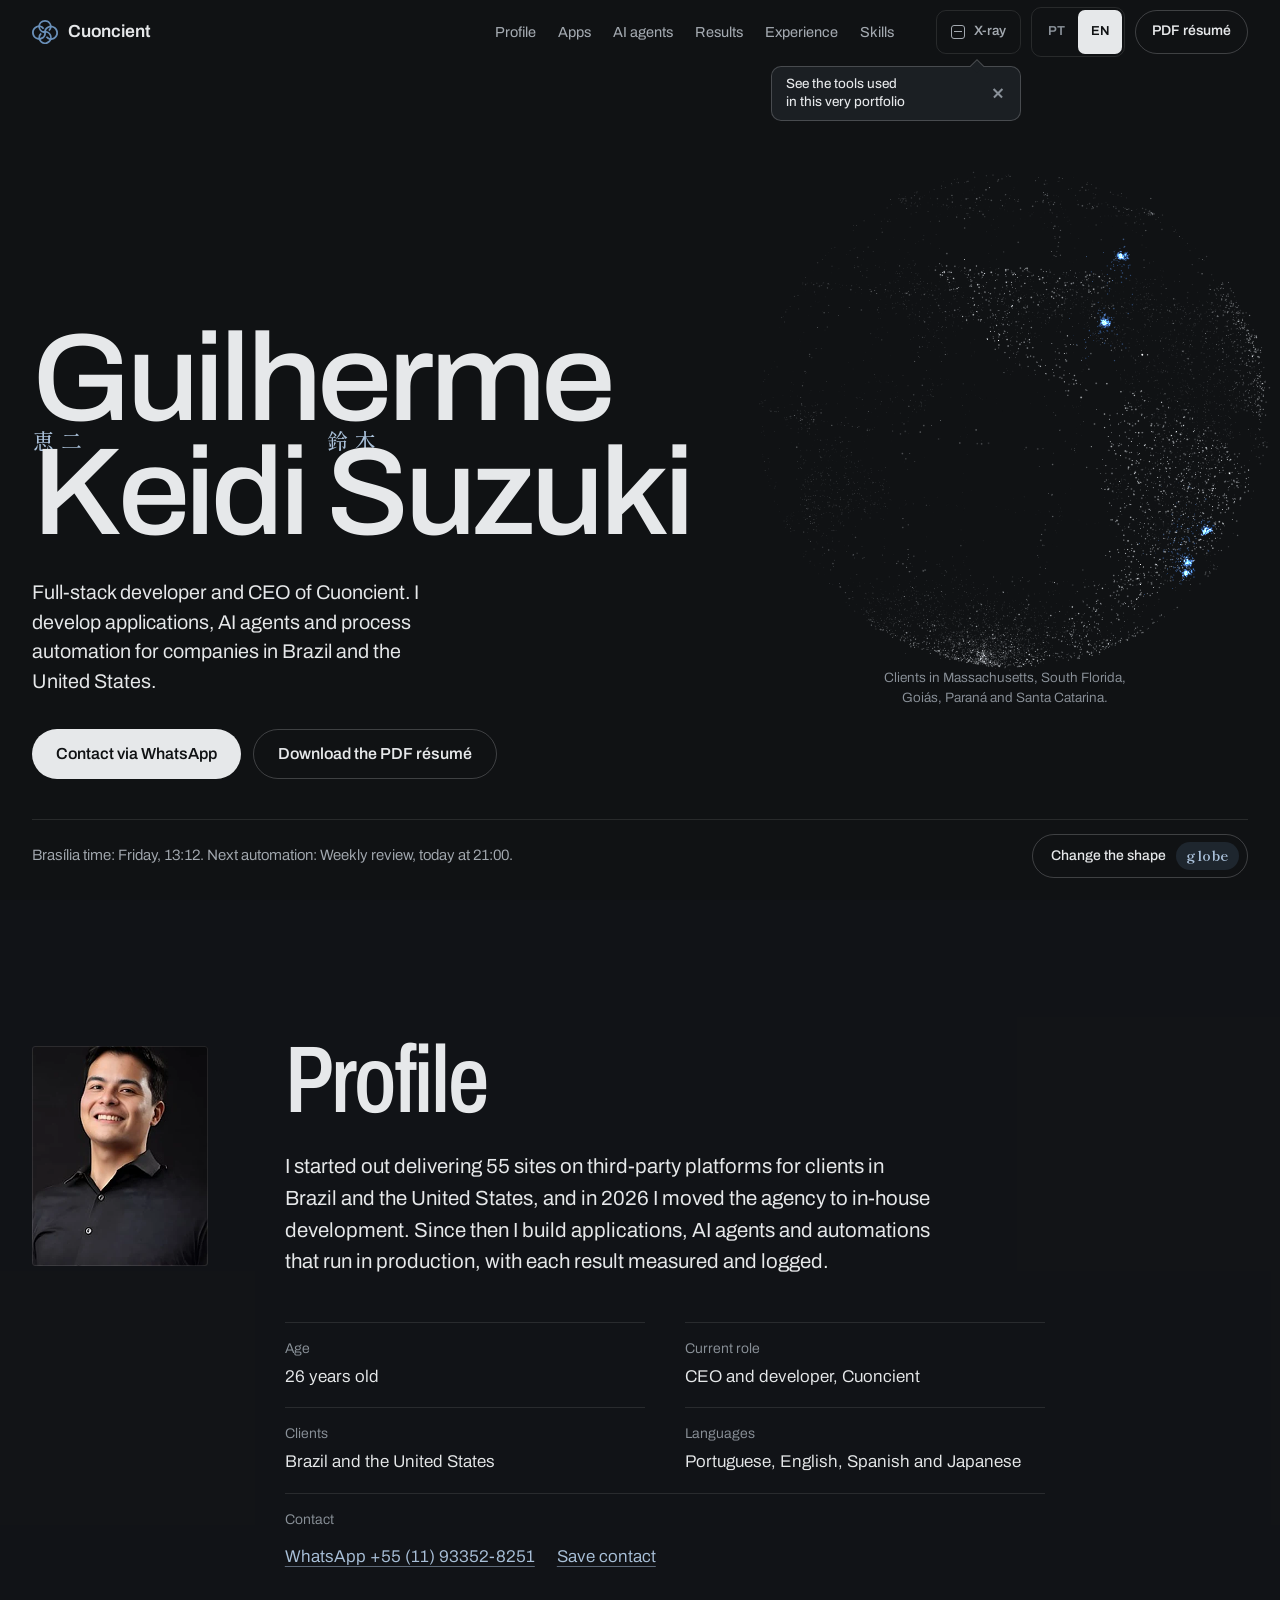
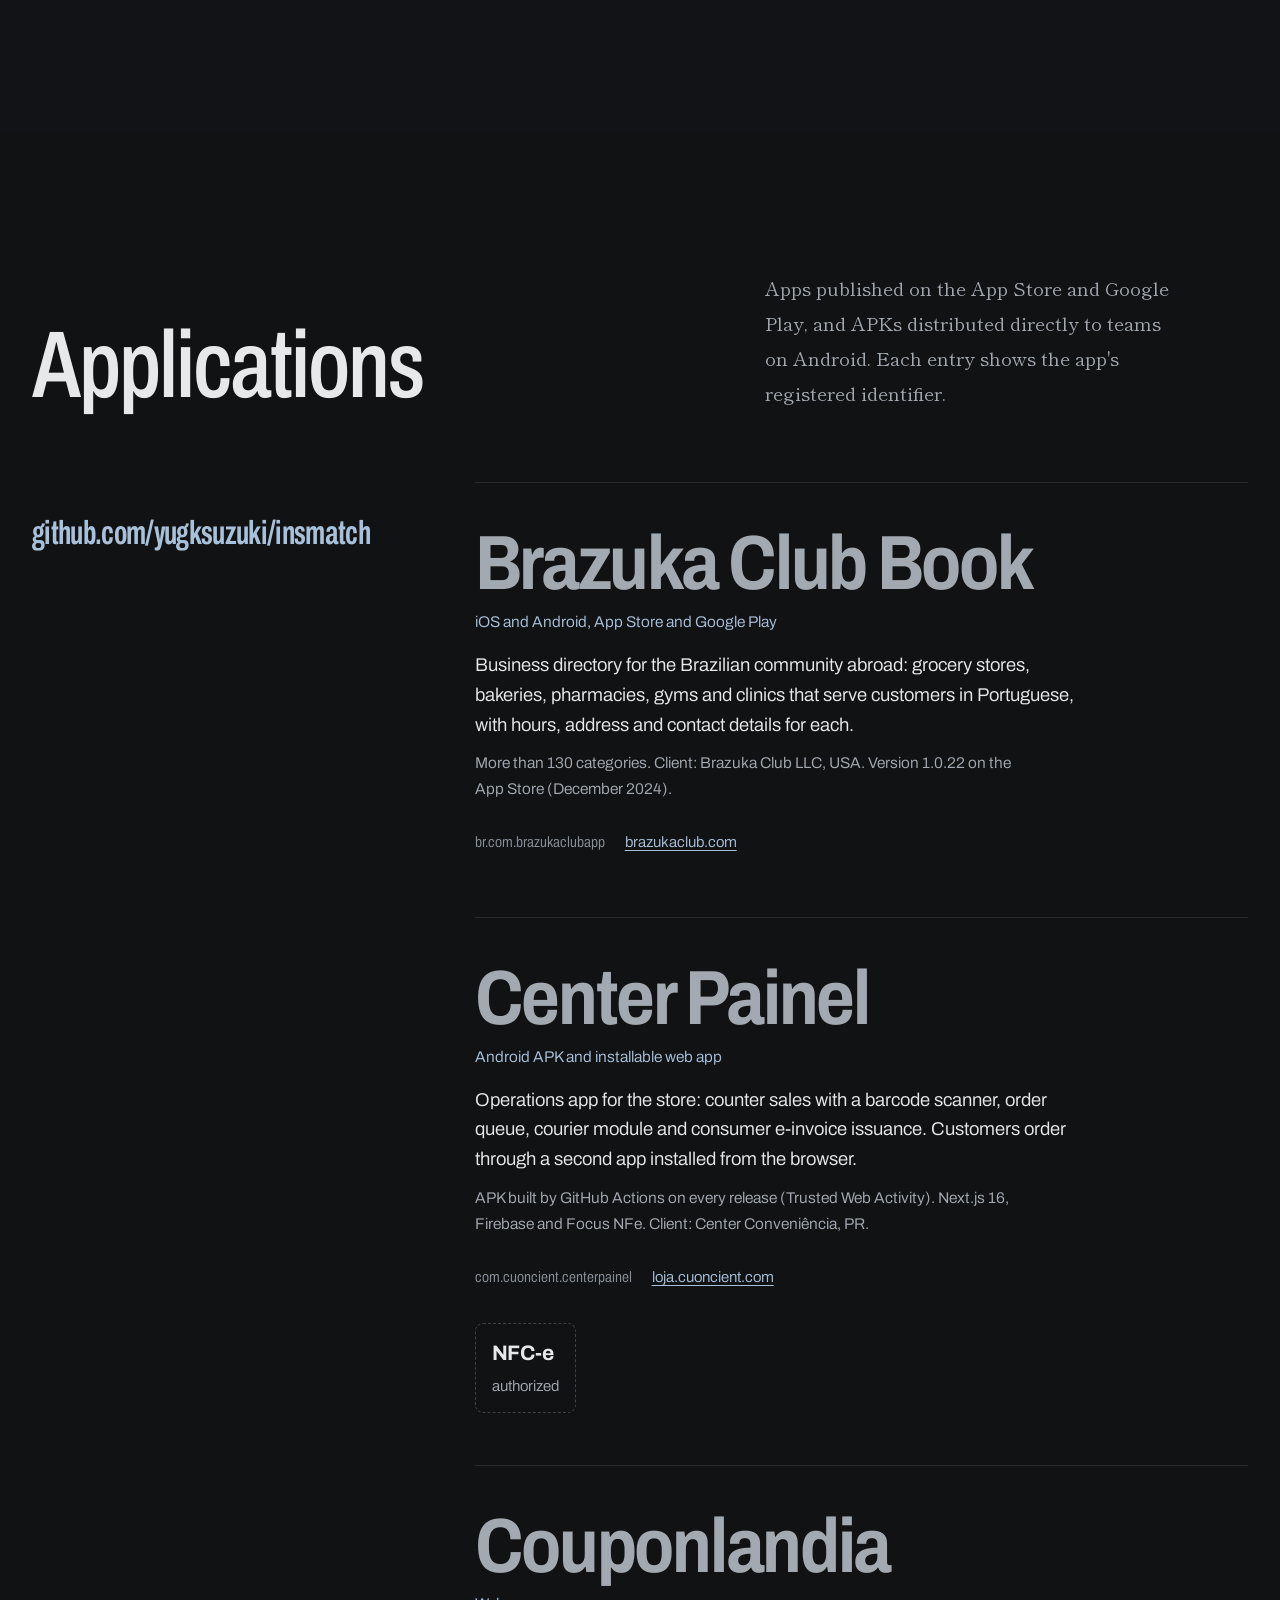
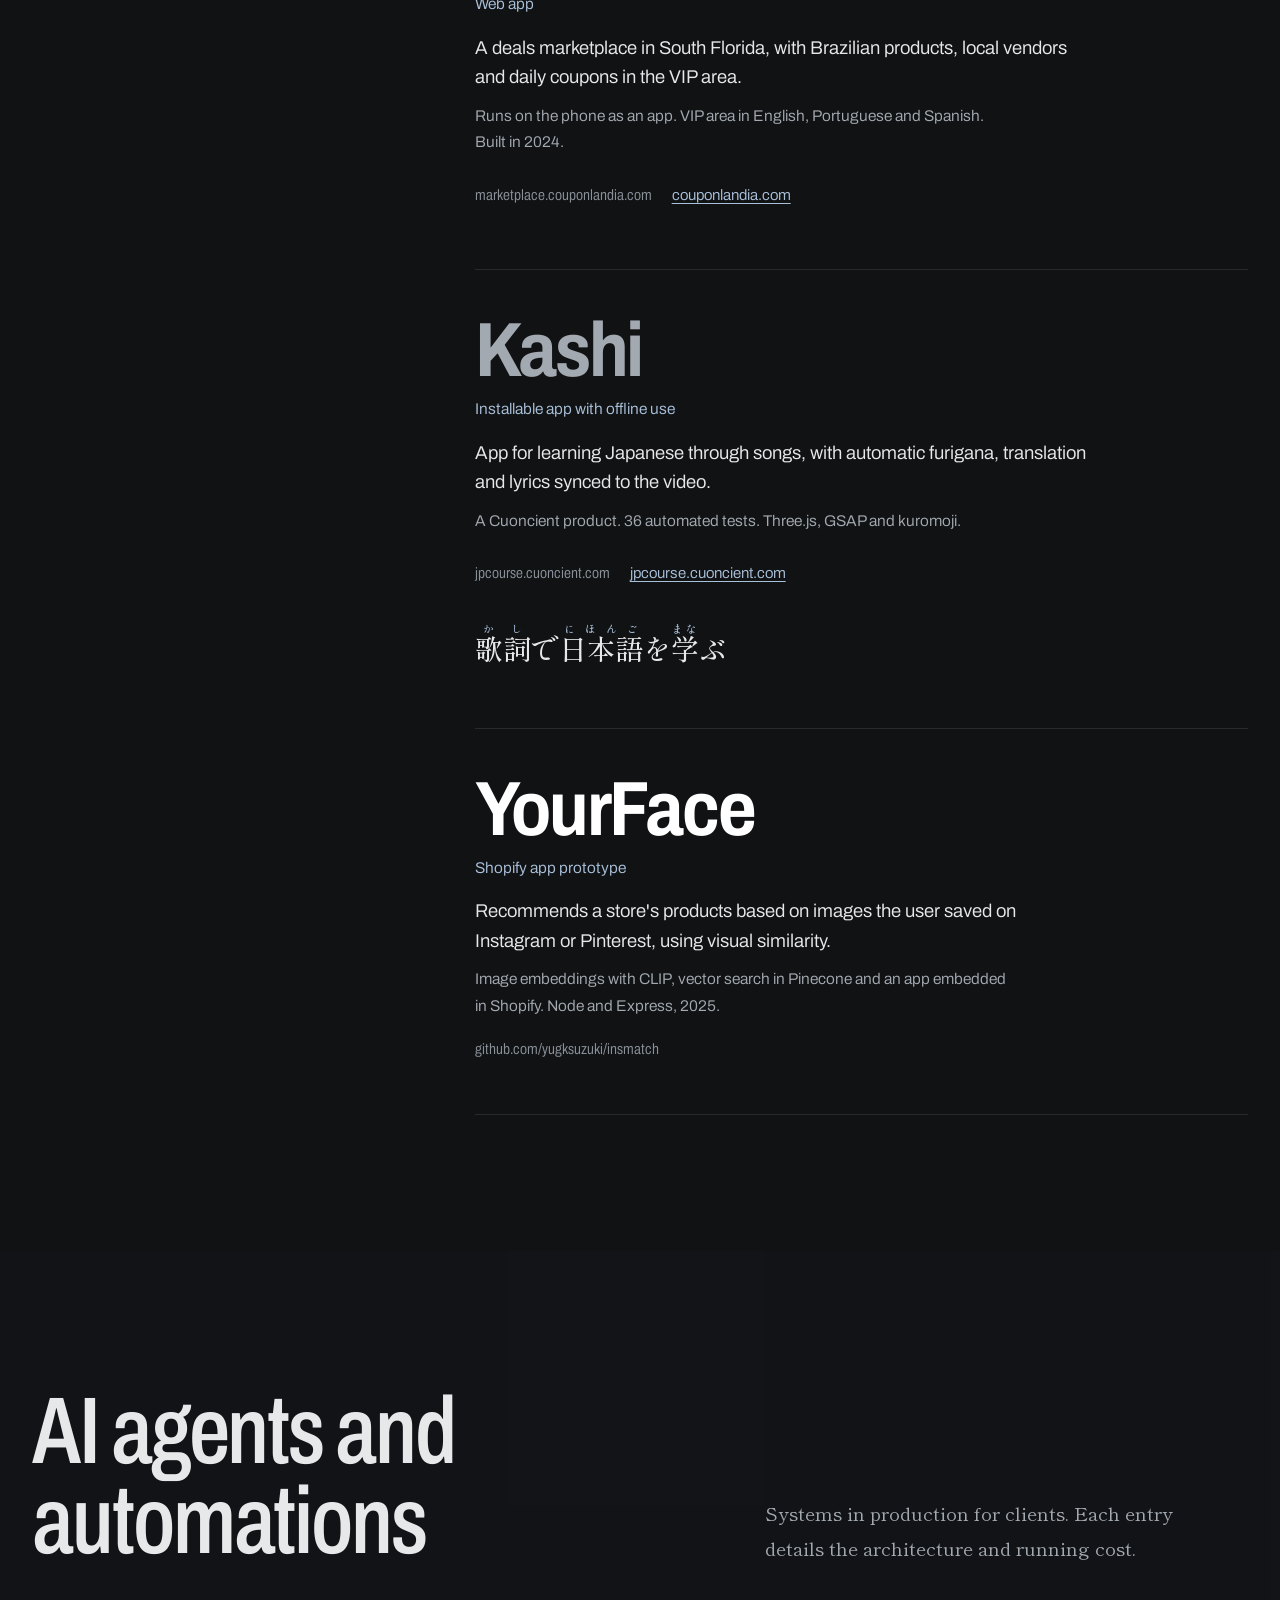
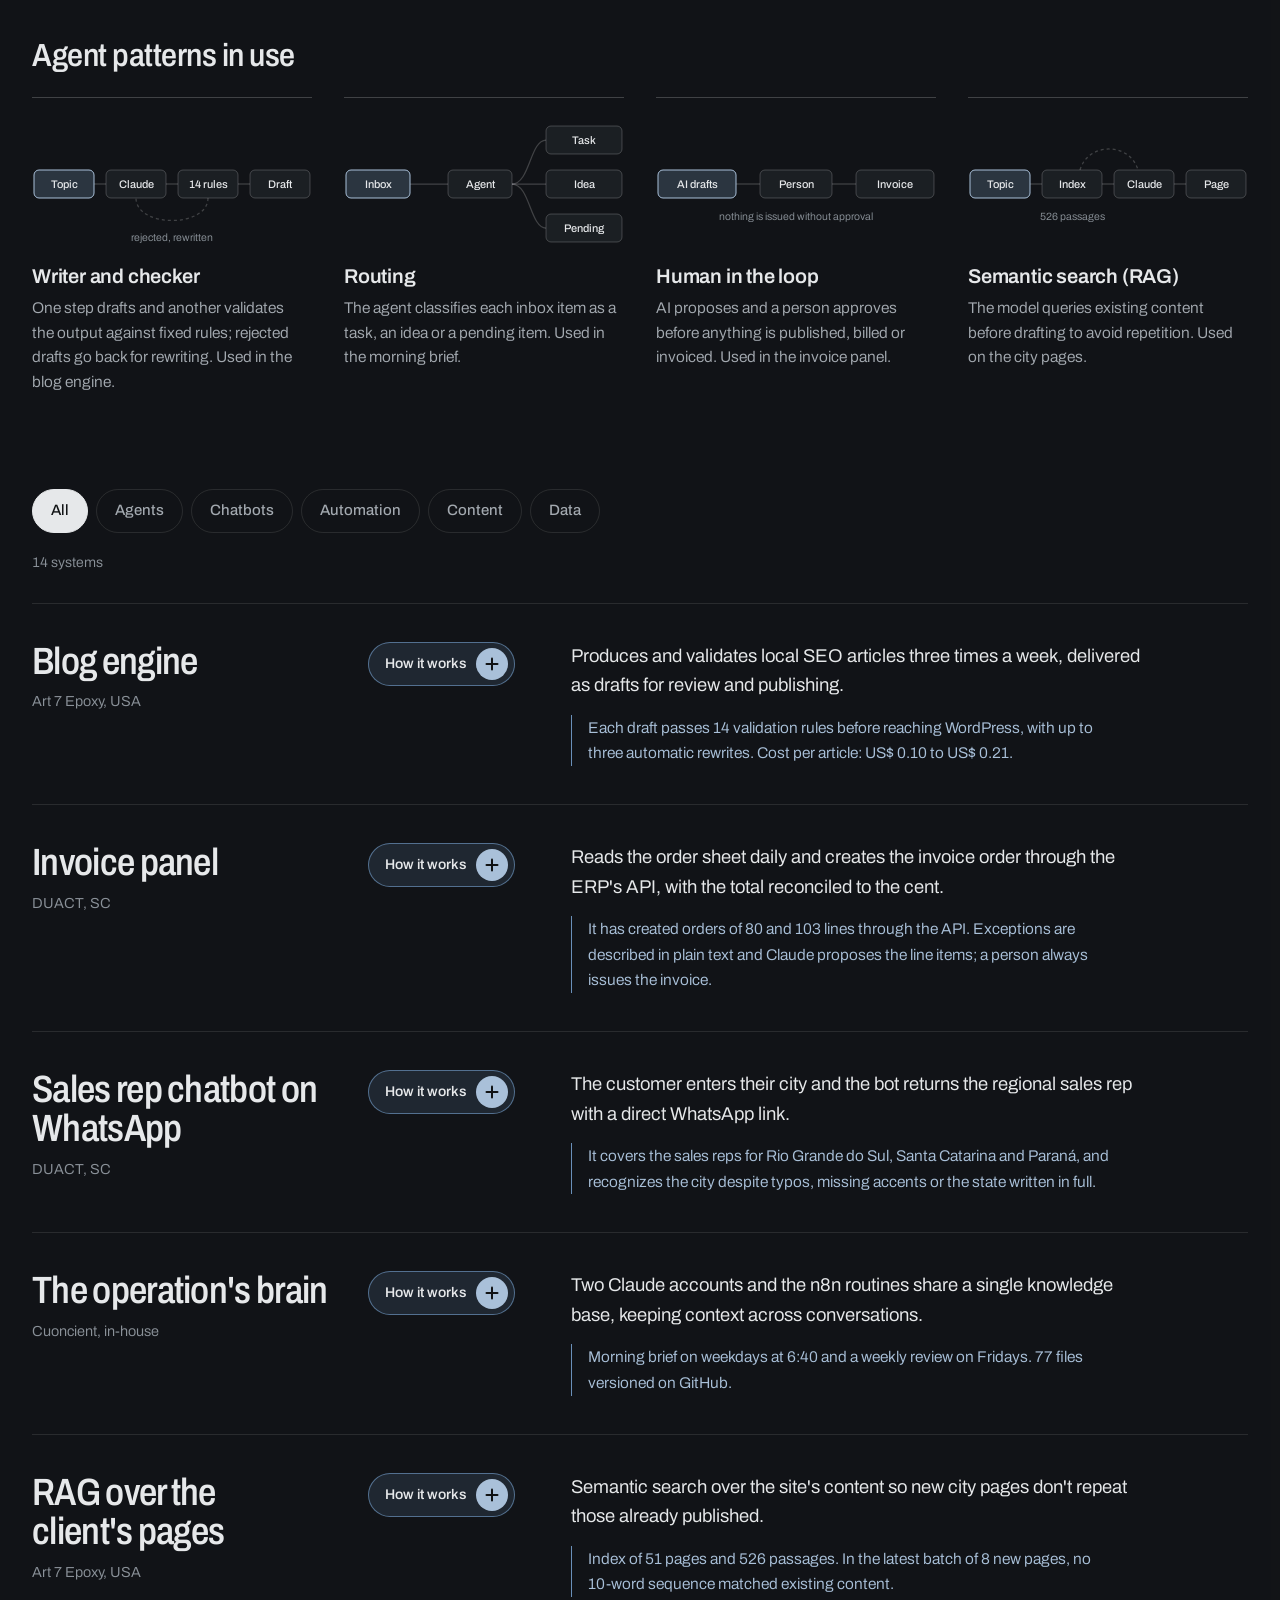
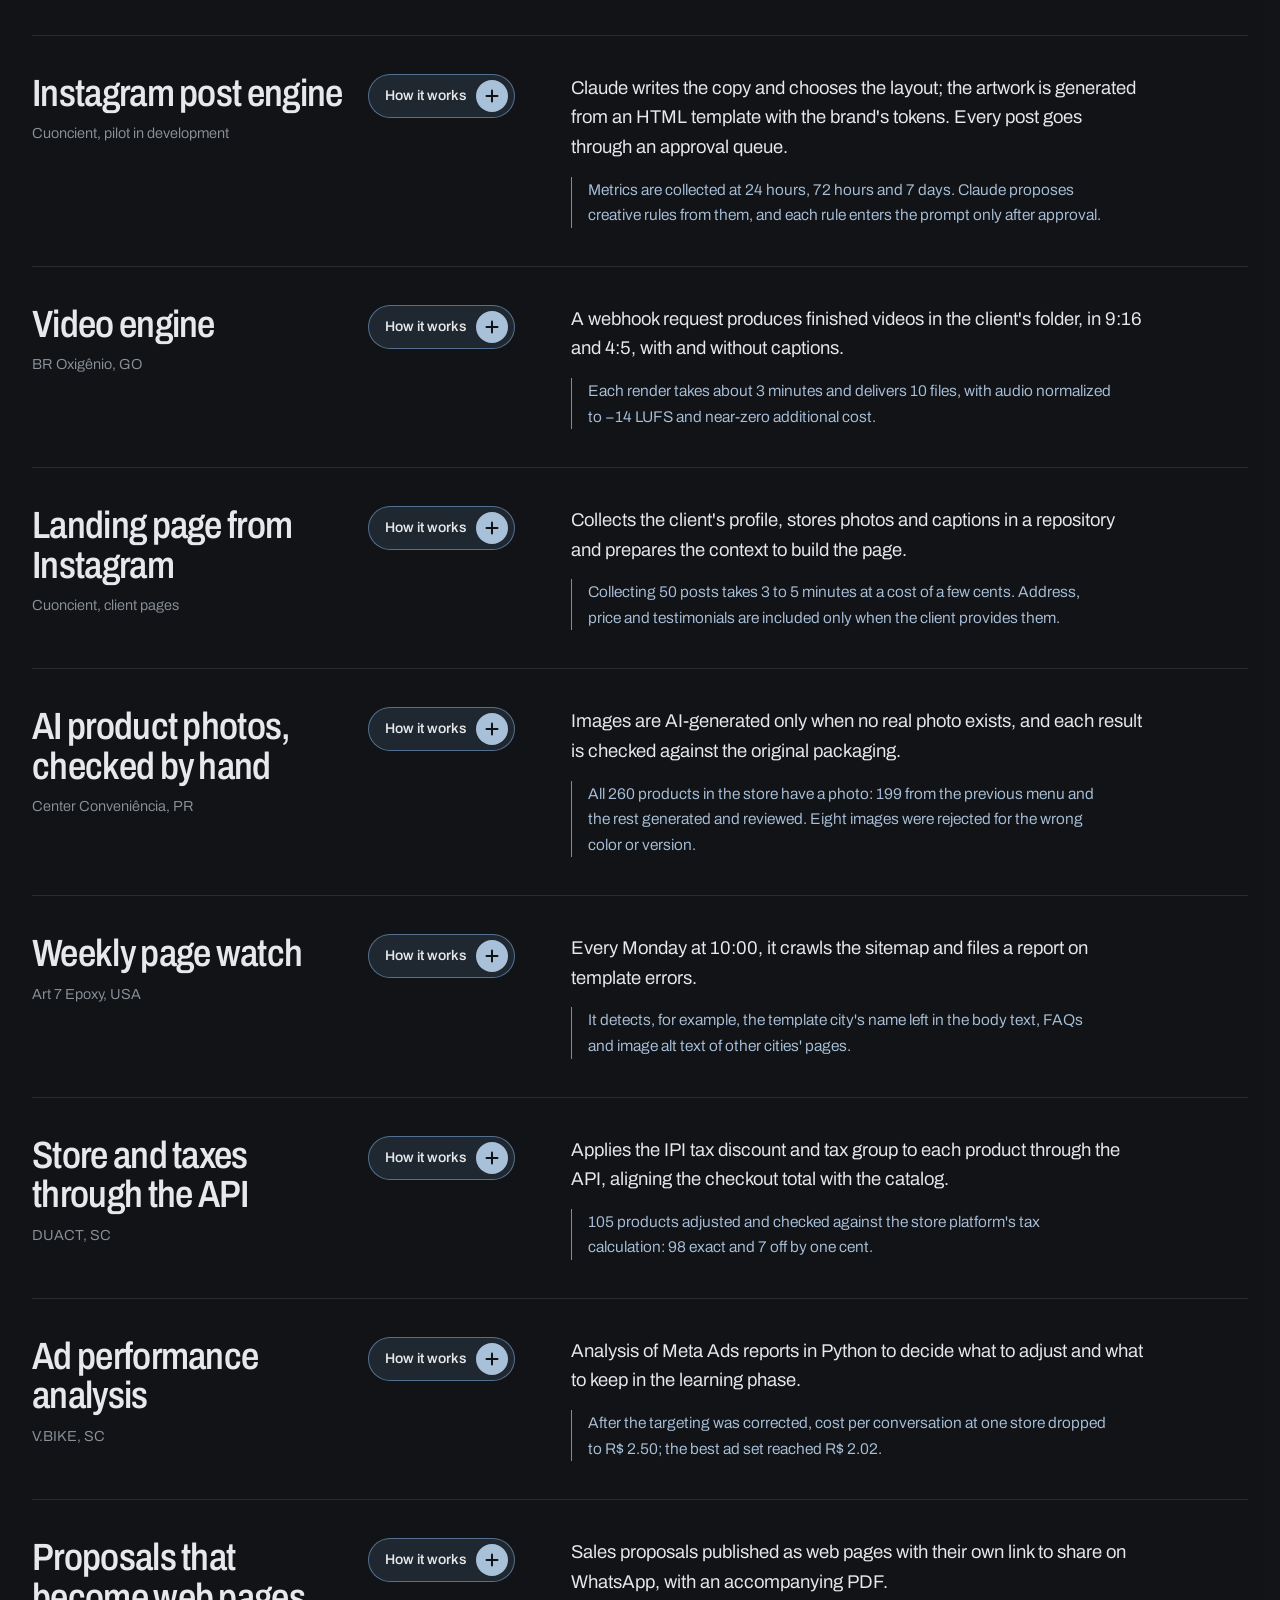
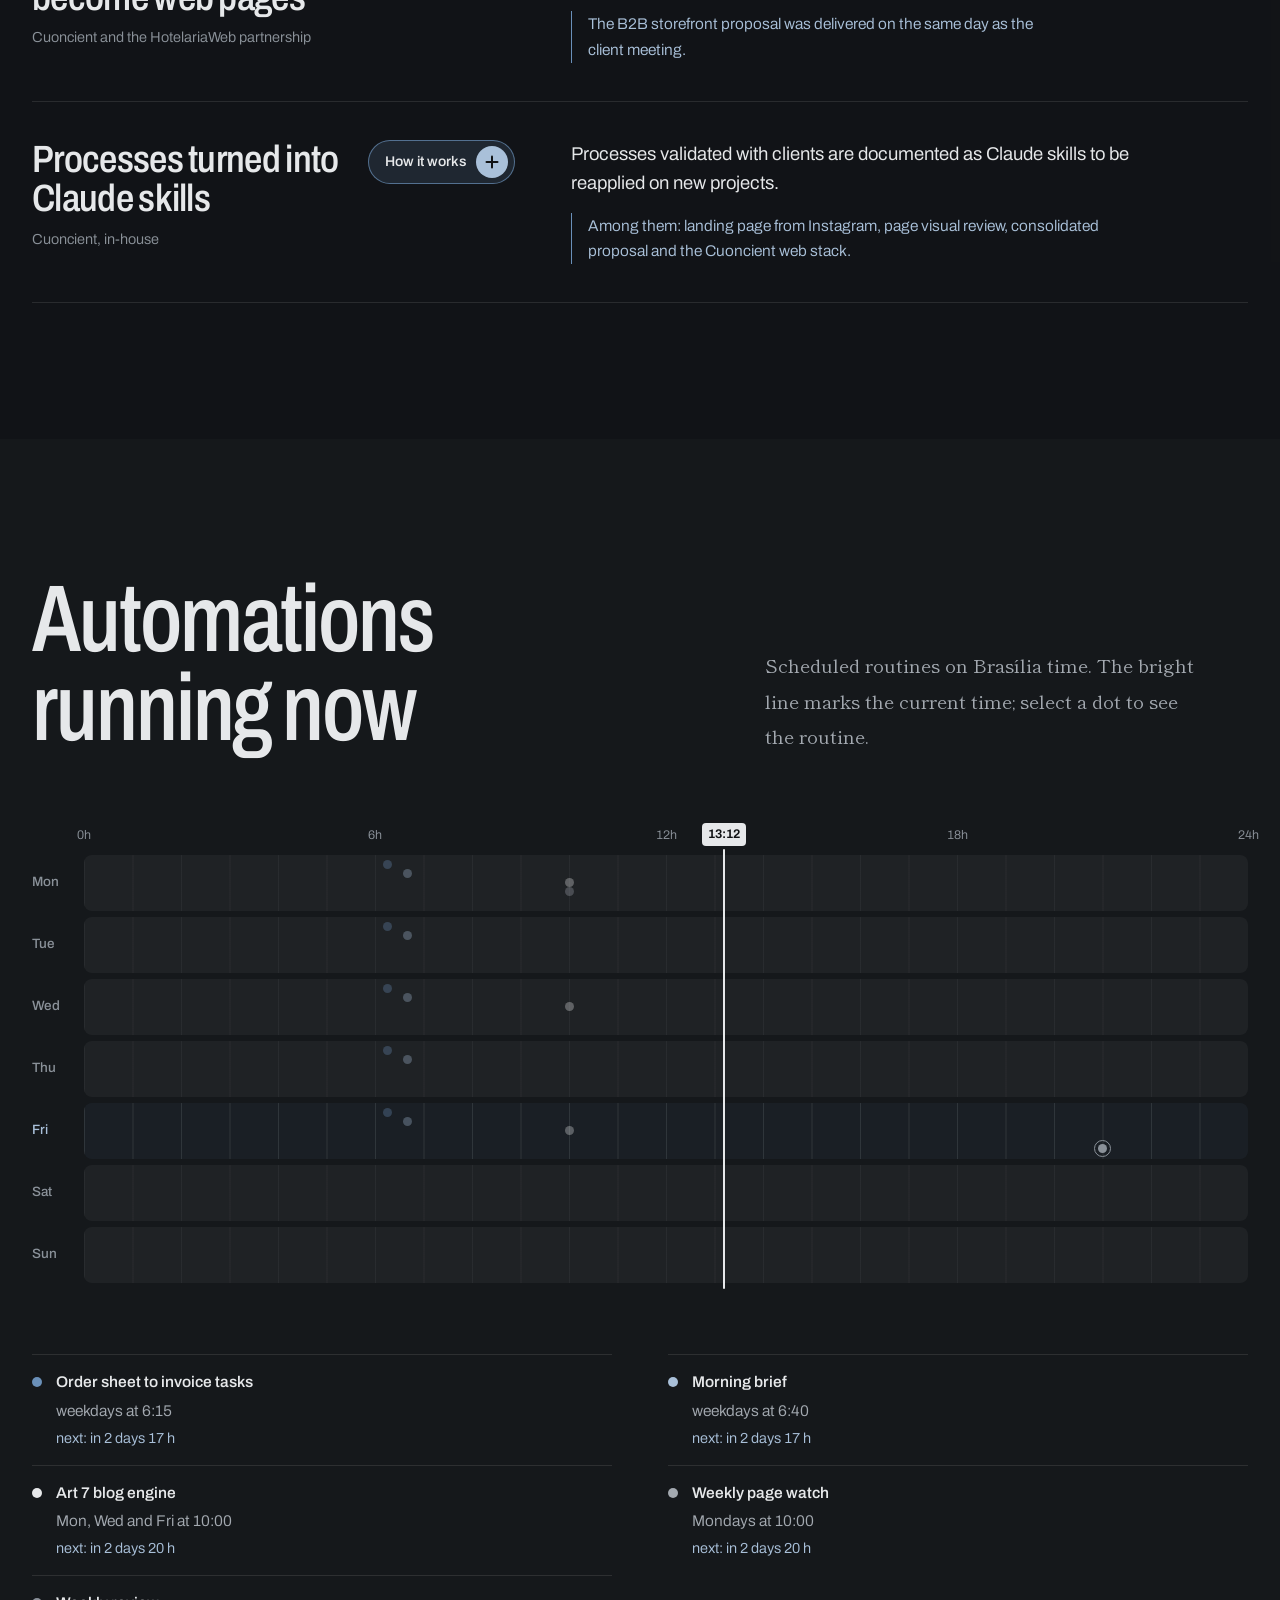
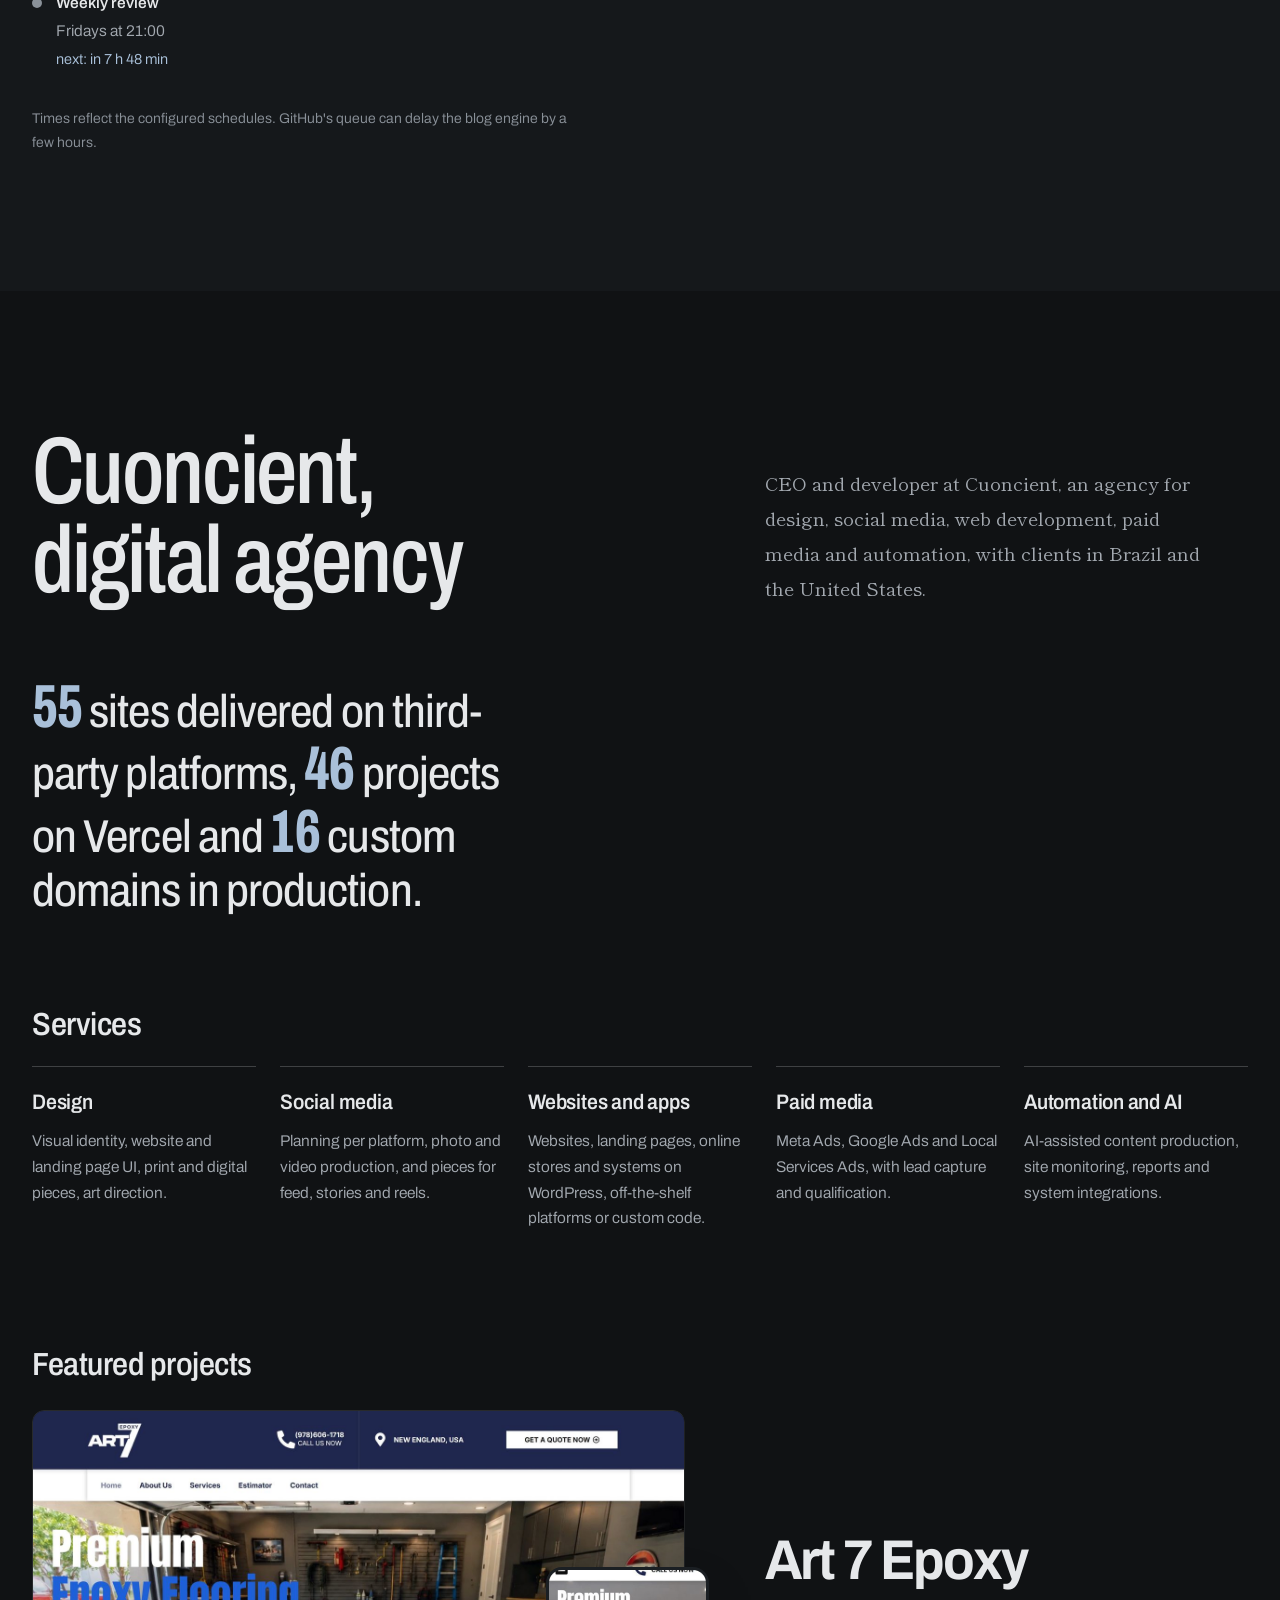
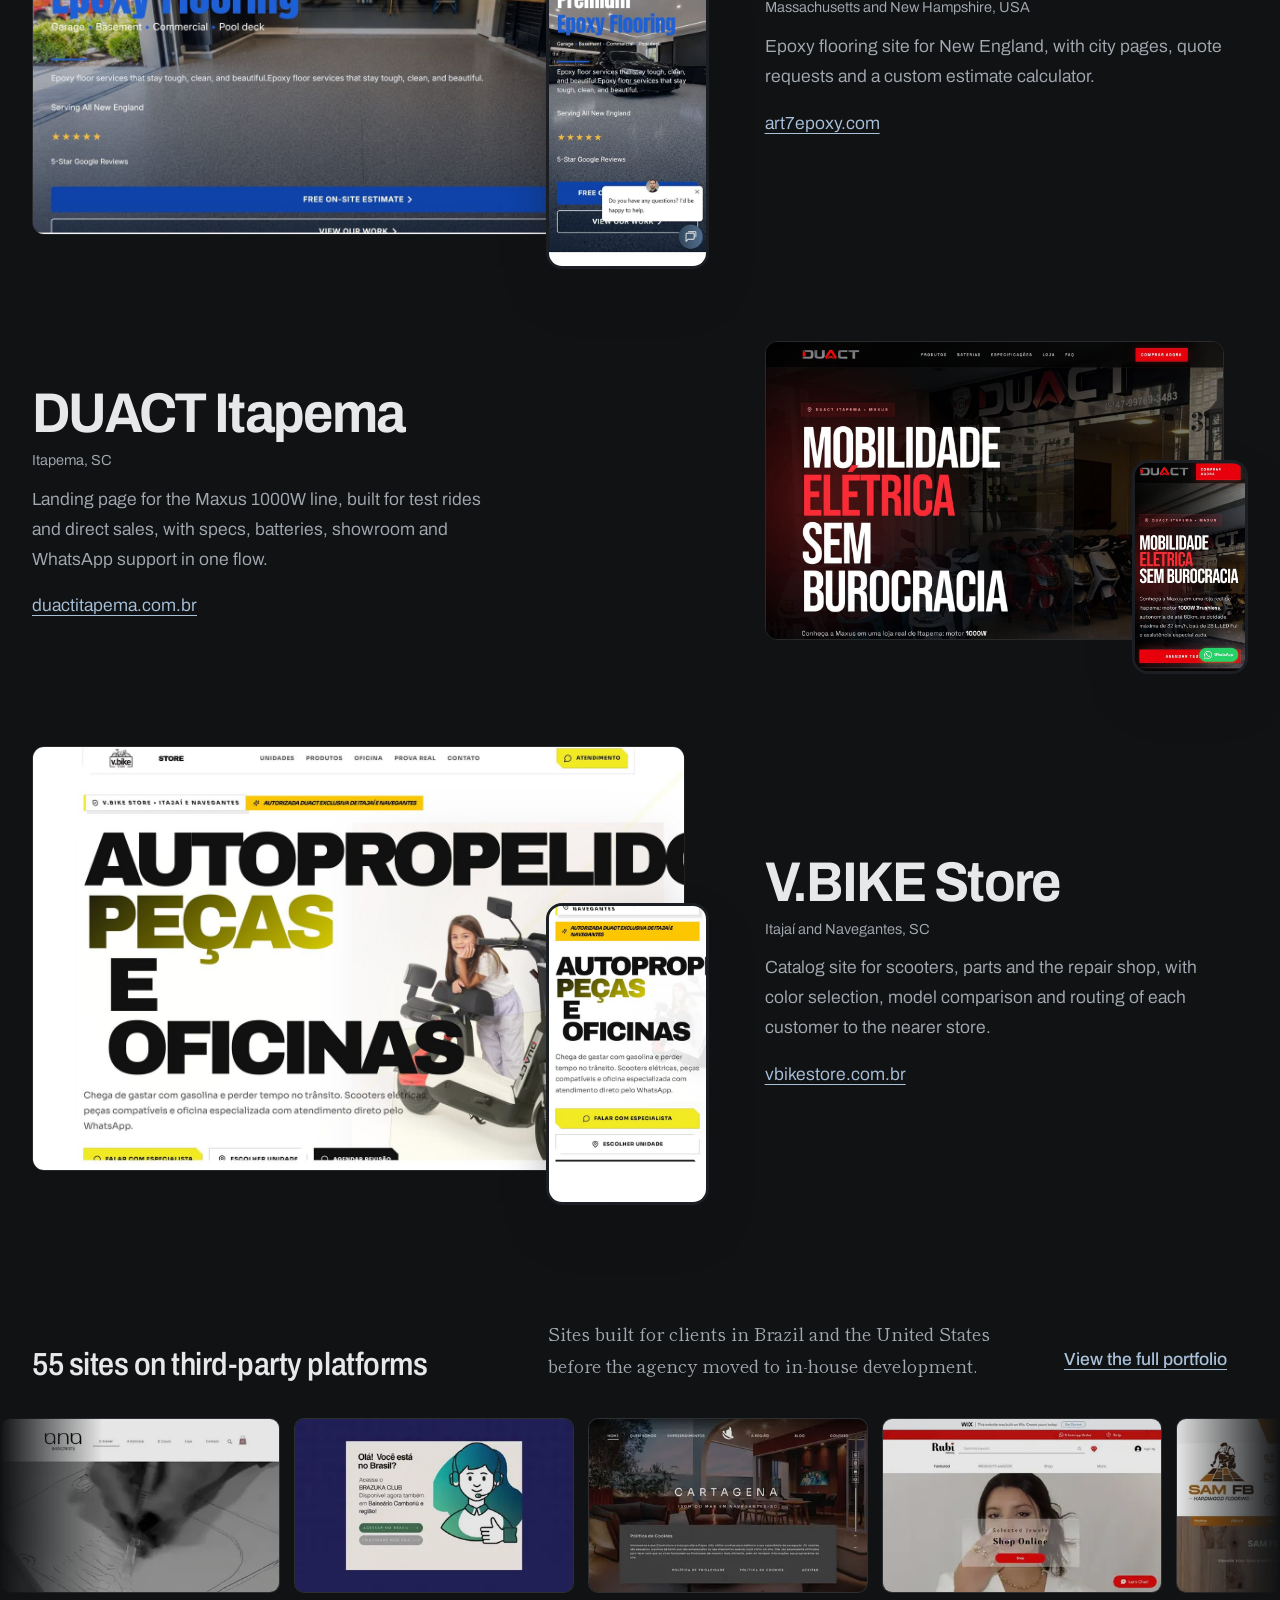
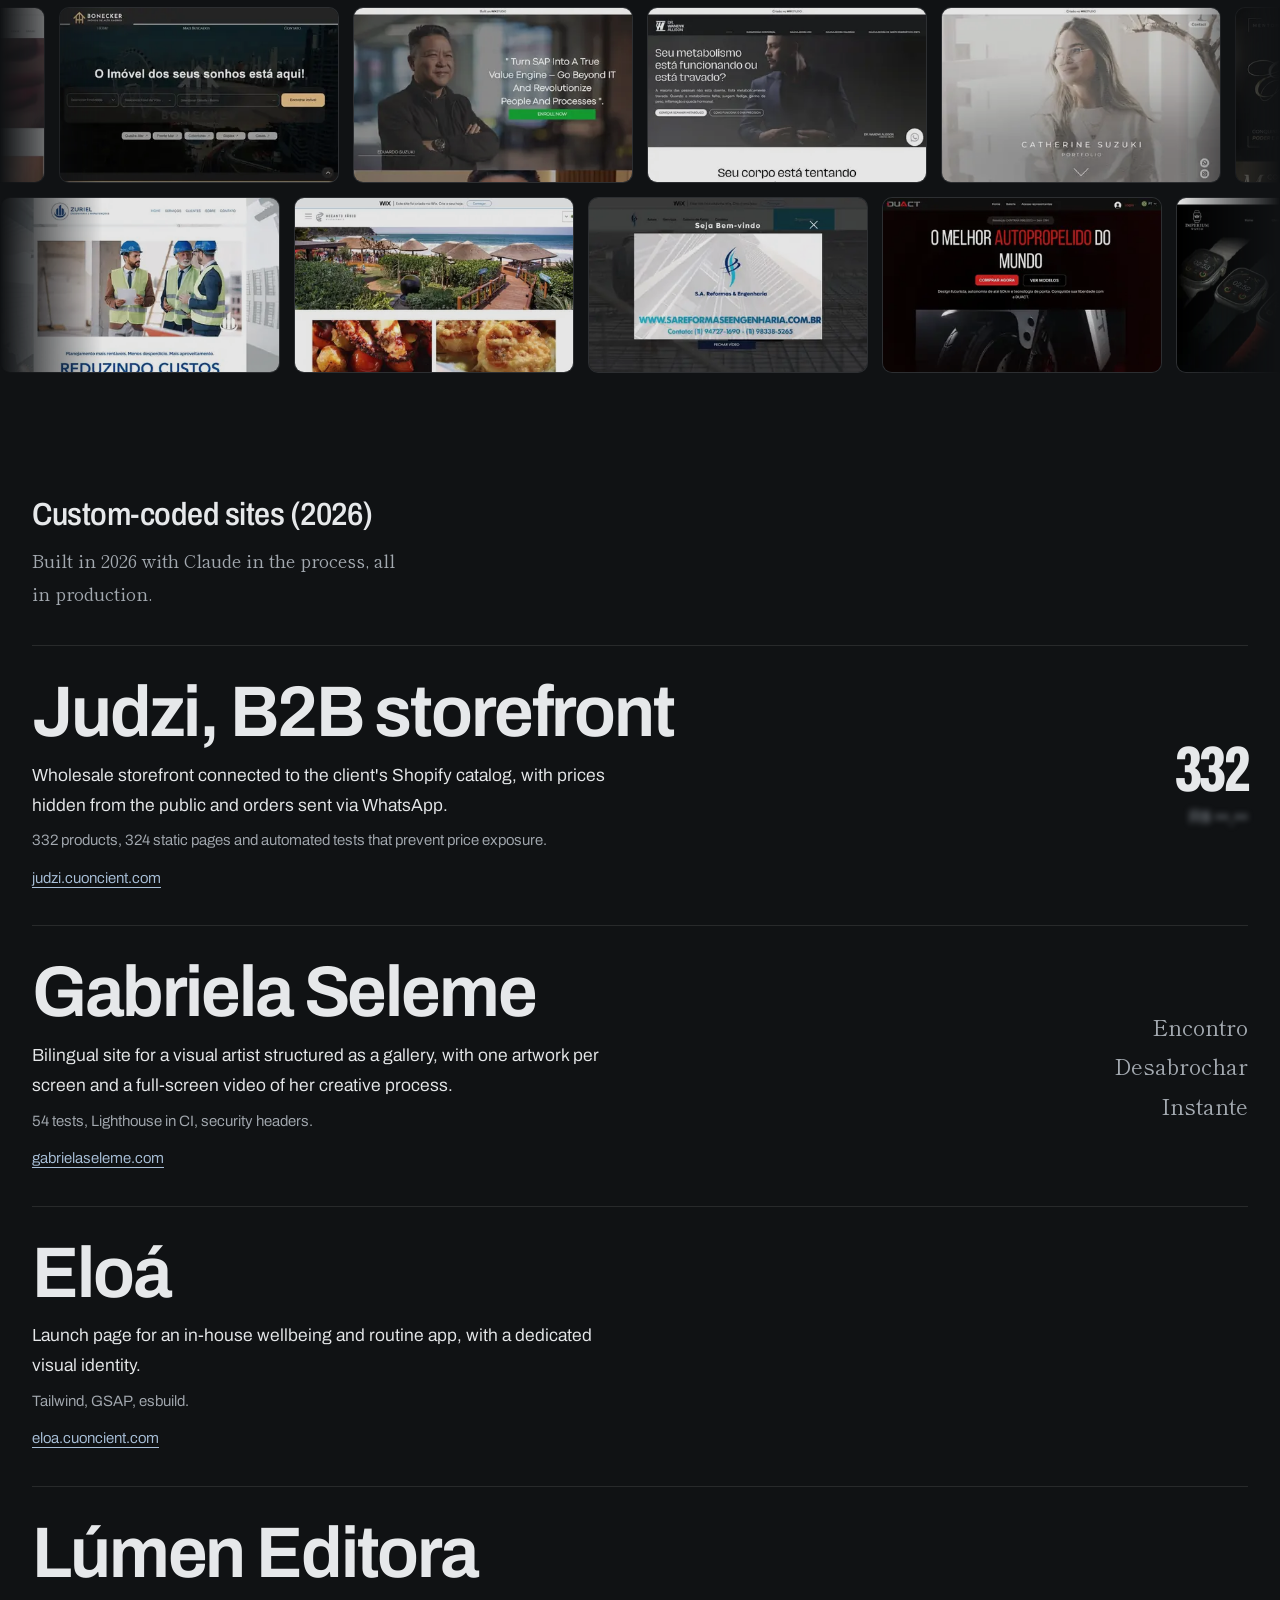
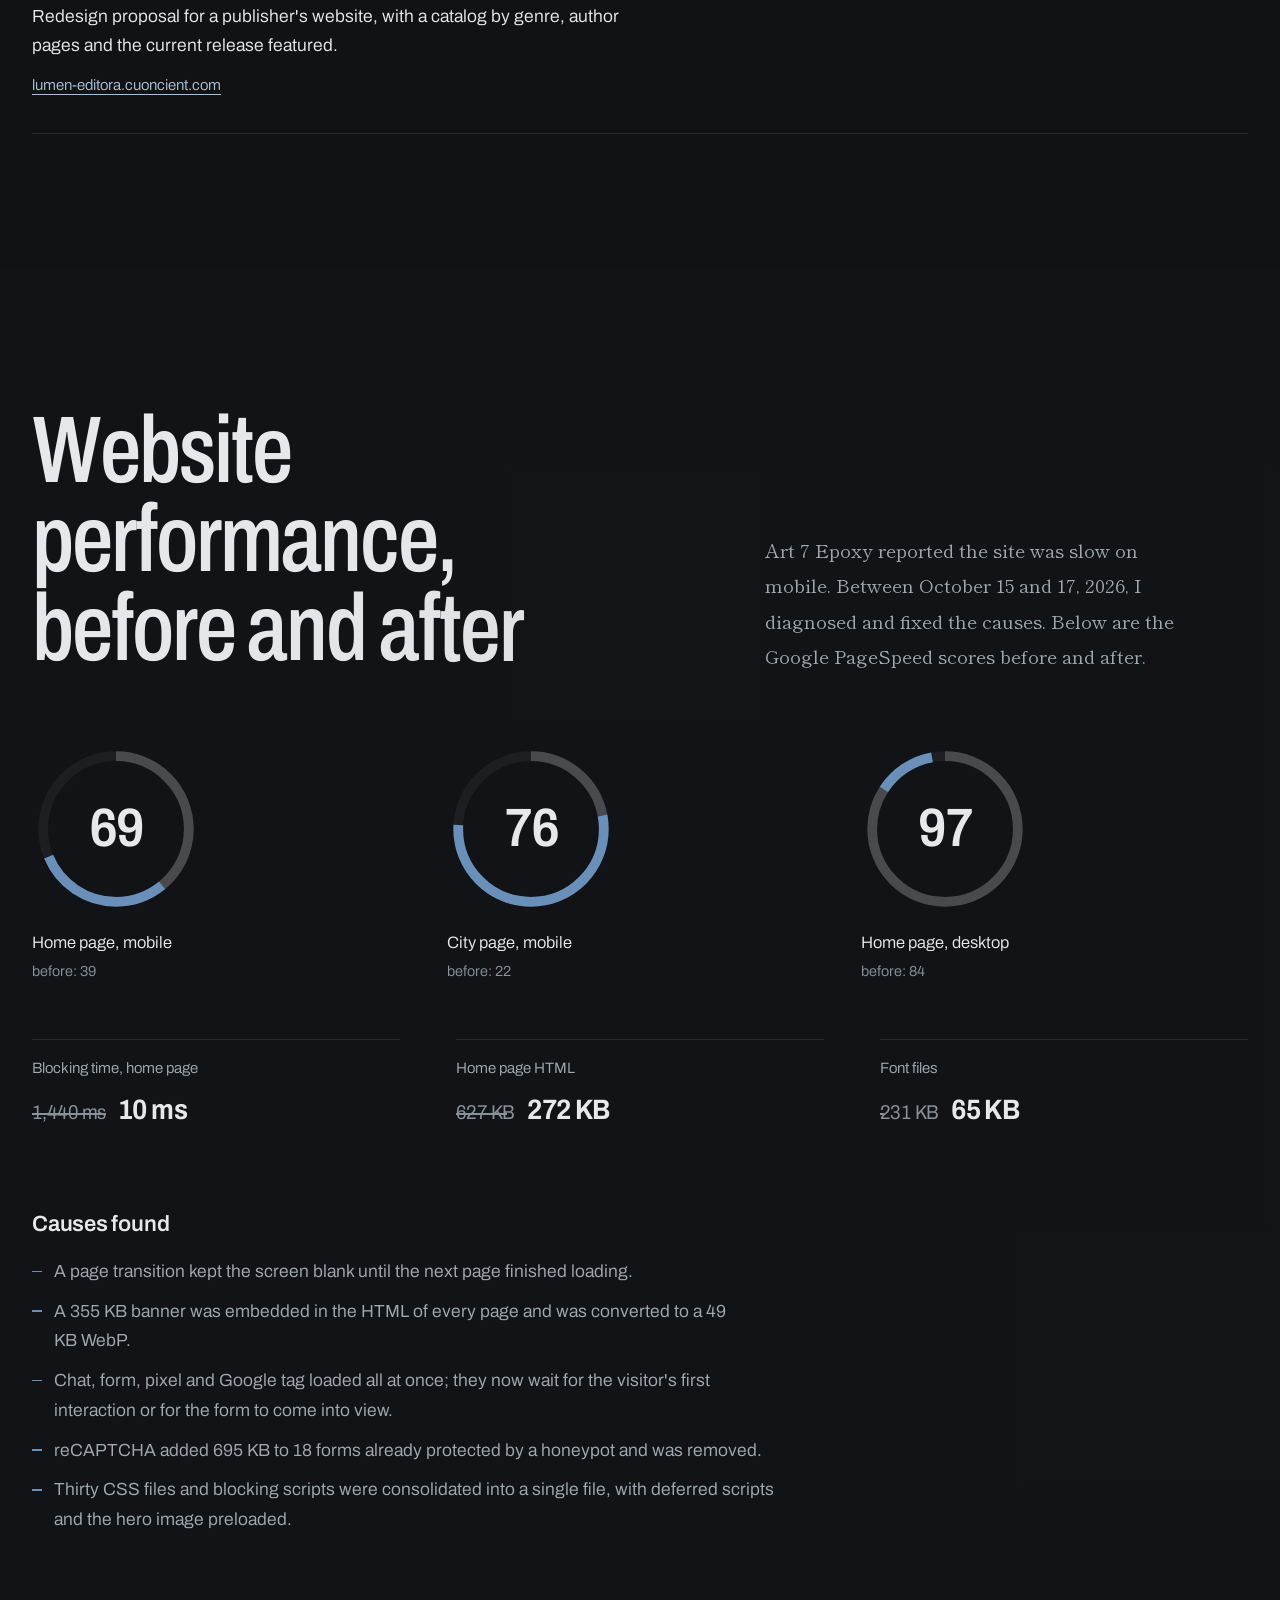
<file: gui/index.html>
<!doctype html>
<html lang="pt-BR" class="no-js">
<head>
<meta charset="utf-8">
<meta name="viewport" content="width=device-width,initial-scale=1,viewport-fit=cover">
<title>Currículo de Guilherme Keidi Suzuki</title>
<meta name="description" content="Guilherme Keidi Suzuki, desenvolvedor fullstack e CEO da Cuoncient. Aplicativos publicados na App Store e no Google Play, agentes de IA, chatbots e automação de processos para empresas no Brasil e nos Estados Unidos.">
<meta name="author" content="Guilherme Keidi Suzuki">
<meta name="copyright" content="Cuoncient">
<meta name="theme-color" content="#101214">
<link rel="canonical" href="https://suzuki.cuoncient.com/">
<meta property="og:type" content="profile">
<meta property="og:site_name" content="Cuoncient">
<meta property="og:locale" content="pt_BR">
<meta property="og:locale:alternate" content="en_US">
<meta property="og:url" content="https://suzuki.cuoncient.com/">
<meta property="og:title" content="Currículo de Guilherme Keidi Suzuki">
<meta property="og:description" content="Desenvolvedor fullstack e CEO da Cuoncient. Aplicativos, agentes de IA e automação de processos, com resultados documentados.">
<meta property="og:image" content="https://suzuki.cuoncient.com/gui/og.png?v=202610271012">
<meta property="og:image:width" content="1200">
<meta property="og:image:height" content="630">
<meta property="og:image:alt" content="Guilherme Keidi Suzuki, 鈴木 恵二, currículo">
<meta property="profile:first_name" content="Guilherme">
<meta property="profile:last_name" content="Keidi Suzuki">
<meta name="twitter:card" content="summary_large_image">
<meta name="twitter:title" content="Currículo de Guilherme Keidi Suzuki">
<meta name="twitter:description" content="Desenvolvedor fullstack e CEO da Cuoncient. Aplicativos, agentes de IA e automação de processos, com resultados documentados.">
<meta name="twitter:image" content="https://suzuki.cuoncient.com/gui/og.png?v=202610271012">
<link rel="icon" href="/assets/brand/favicon.svg" type="image/svg+xml">
<link rel="manifest" href="/gui/manifest.webmanifest">
<link rel="apple-touch-icon" href="/gui/app/apple-touch-icon.png">
<meta name="mobile-web-app-capable" content="yes">
<meta name="apple-mobile-web-app-title" content="G. Suzuki">
<link rel="preconnect" href="https://fonts.googleapis.com">
<link rel="preconnect" href="https://fonts.gstatic.com" crossorigin>
<link crossorigin href="https://fonts.googleapis.com/css2?family=Archivo:wdth,wght@62..125,100..900&family=Shippori+Mincho:wght@400;500;700&display=swap" rel="stylesheet">
<link rel="stylesheet" href="/gui/gui.css?v=202610271012">
<script>document.documentElement.classList.replace('no-js','js');</script>
<script type="application/ld+json">
{
  "@context": "https://schema.org",
  "@type": "Person",
  "name": "Guilherme Keidi Suzuki",
  "alternateName": ["Gui", "鈴木 恵二"],
  "birthDate": "2000-08-21",
  "jobTitle": "CEO e desenvolvedor fullstack",
  "url": "https://suzuki.cuoncient.com/",
  "image": "https://suzuki.cuoncient.com/gui/foto/guilherme-rosto.jpg",
  "worksFor": {"@type": "Organization", "name": "Cuoncient", "url": "https://cuoncient.com"},
  "sameAs": ["https://github.com/yugksuzuki"],
  "knowsLanguage": ["pt-BR", "en", "es", "ja"],
  "knowsAbout": ["Desenvolvimento de apps", "Agentes de IA", "Chatbots de WhatsApp", "Inteligência artificial aplicada", "Claude", "n8n", "RAG", "Automação de processos", "SEO local", "Meta Ads", "Google Ads", "Next.js", "React", "TypeScript", "Python", "GSAP", "Three.js", "Supabase", "Vercel", "Análise financeira"]
}
</script>
</head>
<body>
<!-- © Cuoncient. All rights reserved. -->
<svg width="0" height="0" style="position:absolute" aria-hidden="true">
  <symbol id="marca" viewBox="92.05 93.6 337.6 337.6"><path d="M250.5,419.35C222.39,414.83 201.44,400.24 187.1,375.18C180.56,363.74 179.93,363.25 170.44,361.94C126.62,355.88 92.12,315.42 92.05,270.0C92.04,260.79 94.26,245.02 96.42,239.1C99.09,231.74 110.15,214.12 116.33,207.38C128.51,194.09 157.58,179.0 171.0,179.0C173.73,179.0 175.58,175.95 177.37,168.5C182.95,145.22 202.88,122.18 225.77,112.55C249.82,102.42 273.63,102.56 296.52,112.94C319.49,123.35 339.76,148.6 344.02,172.09C345.51,180.35 345.78,180.61 354.31,182.04C388.74,187.82 418.84,215.35 427.24,248.76C430.46,261.55 430.44,285.94 427.21,297.84C418.32,330.54 390.33,356.32 356.0,363.43C343.71,365.98 343.69,365.99 336.72,376.71C322.5,398.57 305.84,411.2 283.5,417.07C275.64,419.13 257.12,420.41 250.5,419.35ZM275.55,395.51C291.04,391.58 308.44,380.59 314.58,370.87C318.35,364.9 317.9,363.81 310.63,361.27C297.12,356.56 282.53,345.94 274.47,334.96C269.9,328.73 270.21,327.94 278.66,324.51C290.75,319.61 291.79,319.57 296.52,323.81C309.41,335.39 321.89,343.02 325.59,341.6C329.36,340.16 327.28,319.46 322.38,309.73C318.01,301.04 309.46,288.65 305.14,284.75C298.38,278.64 285.08,273.0 277.45,273.0C273.76,273.0 273.04,275.27 273.0,287.0C272.89,314.88 250.43,343.43 218.6,356.19C207.41,360.67 207.0,360.96 207.0,364.47C207.0,371.45 218.51,383.87 231.11,390.49C245.64,398.12 259.21,399.66 275.55,395.51ZM356.64,339.88C397.27,327.34 416.67,288.28 401.43,249.7C392.8,227.86 381.7,215.8 363.37,208.32C347.48,201.85 345.9,202.01 344.03,210.36C342.31,218.05 338.42,226.66 333.64,233.35C328.76,240.2 316.71,252.0 314.6,252.0C313.31,252.0 305.96,235.88 305.99,233.13C305.99,232.37 308.75,228.81 312.12,225.21C317.6,219.35 324.0,208.6 324.0,205.23C324.0,203.68 320.62,204.37 313.5,207.36C294.65,215.27 281.0,228.01 275.95,242.4C273.33,249.86 273.7,250.25 285.44,252.34C320.68,258.62 348.0,293.79 348.0,332.87C348.0,339.5 348.43,342.0 349.56,342.0C349.69,342.0 352.87,341.05 356.64,339.88ZM174.43,337.43C175.32,336.53 176.0,334.17 176.0,331.92C176.0,326.71 178.7,308.93 180.01,305.47C183.48,296.35 203.35,273.0 207.65,273.0C208.43,273.0 210.61,276.42 212.55,280.68C217.83,292.27 217.84,292.4 213.22,297.01C203.96,306.28 196.66,322.66 197.21,332.97C197.58,340.03 198.53,340.22 209.22,335.42C232.78,324.83 243.61,313.06 247.97,293.26C251.63,276.62 250.78,274.0 241.75,274.0C233.14,274.0 217.15,267.46 208.0,260.2C193.26,248.49 183.28,233.27 177.59,213.78C176.26,209.23 174.86,204.71 174.48,203.75C173.3,200.78 168.29,201.71 156.24,207.16C137.08,215.82 126.4,227.56 119.31,247.78C108.78,277.78 125.4,318.46 153.81,332.21C167.28,338.73 171.95,339.91 174.43,337.43ZM249.55,249.92C249.91,249.33 250.86,246.08 251.65,242.71C257.61,217.15 279.62,195.77 311.0,185.05C326.13,179.88 326.78,176.46 316.09,158.15C296.5,124.6 252.58,117.67 219.09,142.84C206.51,152.29 193.97,174.31 199.25,177.68C199.94,178.12 204.69,179.91 209.8,181.66C225.73,187.1 239.68,196.98 248.61,209.16C252.9,214.99 253.09,214.72 241.53,219.38C230.42,223.87 230.32,223.86 225.81,219.07C215.78,208.42 196.0,197.95 196.0,203.31C196.0,213.41 212.59,238.03 223.86,244.67C232.18,249.57 247.79,252.76 249.55,249.92Z" fill="currentColor" fill-rule="evenodd"/></symbol>
</svg>

<canvas class="fundo-gl" id="gl" aria-hidden="true"></canvas>
<div class="globo-rot" aria-hidden="true">
  <span data-c="ma">Massachusetts</span>
  <span data-c="fl" data-en="South Florida">Sul da Flórida</span>
  <span data-c="go">Goiás</span>
  <span data-c="pr">Paraná</span>
  <span data-c="sc">Santa Catarina</span>
</div>

<a class="skip" href="#apps" data-en="Skip to content">Pular para o conteúdo</a>

<!-- ================= BARRA ================= -->
<header class="bar" id="bar">
  <div class="shell bar__in">
    <a class="bar__brand" href="https://cuoncient.com/" aria-label="Cuoncient, voltar ao portfólio" data-en-label="Cuoncient, back to the portfolio">
      <svg class="bar__mark" aria-hidden="true"><use href="#marca"/></svg>
      <span>Cuoncient</span>
    </a>
    <nav class="bar__nav" aria-label="Seções" data-en-label="Sections" data-tec="IntersectionObserver + GSAP: o traço segue a seção" data-en-tec="IntersectionObserver + GSAP: the underline follows the section">
      <a href="#perfil"><span class="roll" data-en="Profile">Perfil</span></a>
      <a href="#apps"><span class="roll" data-en="Apps">Aplicativos</span></a>
      <a href="#ia"><span class="roll" data-en="AI agents">Agentes de IA</span></a>
      <a href="#resultado"><span class="roll" data-en="Results">Resultados</span></a>
      <a href="#trajetoria"><span class="roll" data-en="Experience">Experiência</span></a>
      <a href="#stack"><span class="roll" data-en="Skills">Competências</span></a>
      <span class="bar__ind" aria-hidden="true"></span>
    </nav>
    <div class="bar__tools">
      <div class="rx-wrap">
        <button type="button" class="rx-btn js-rx" aria-pressed="false" title="Mostra qual tecnologia move cada parte da página" data-en-title="Shows which technology drives each part of the page"><span class="rx-btn__i" aria-hidden="true"></span><span data-en="X-ray">Raio-X</span></button>
        <p class="rx-dica js-rx-dica" hidden><span data-en="See the tools used in this very portfolio">Veja as ferramentas usadas neste próprio portfólio</span><button type="button" class="rx-dica__x js-rx-dica-x" aria-label="Fechar a dica" data-en-label="Close the tip"></button></p>
      </div>
      <div class="lang" role="group" aria-label="Idioma" data-en-label="Language">
        <button type="button" data-lang="pt" aria-pressed="true">PT</button>
        <button type="button" data-lang="en" aria-pressed="false">EN</button>
      </div>
      <a class="btn btn--ghost btn--sm js-pdf" href="/gui/curriculo-guilherme-keidi-suzuki.pdf" data-en-href="/gui/resume-guilherme-keidi-suzuki.pdf" download><span class="roll" data-en="PDF résumé">Currículo em PDF</span></a>
    </div>
  </div>
  <span class="bar__prog" aria-hidden="true"></span>
</header>

<main>
<!-- ================= CAPA ================= -->
<section class="hero" id="topo" aria-labelledby="nome">
  <div class="shell hero__grid">
    <figure class="hero__mapa">
      <div class="hero__globo" aria-hidden="true" data-tec="Three.js · GLSL · {pontos} pontos · {fps} fps" data-en-tec="Three.js · GLSL · {pontos} points · {fps} fps">
        <svg class="hero__fallback"><use href="#marca"/></svg>
      </div>
      <figcaption class="hero__legenda" data-en="Clients in Massachusetts, South Florida, Goiás, Paraná and Santa Catarina.">Clientes em Massachusetts, sul da Flórida, Goiás, Paraná e Santa Catarina.</figcaption>
    </figure>
    <div class="hero__main">
      <h1 class="nome" id="nome" aria-label="Guilherme Keidi Suzuki" data-tec="Archivo variável · eixo de largura animado pelo GSAP" data-en-tec="Archivo variable font · width axis driven by GSAP">
        <span class="nome__line" aria-hidden="true"><span class="nome__w">Guilherme</span></span>
        <span class="nome__line" aria-hidden="true"><span class="nome__w" data-kanji="恵二">Keidi</span><span class="nome__br"> </span><span class="nome__w" data-kanji="鈴木">Suzuki</span></span>
      </h1>
      <p class="hero__role" data-en="Full-stack developer and CEO of Cuoncient. I develop applications, AI agents and process automation for companies in Brazil and the United States.">Desenvolvedor fullstack e CEO da Cuoncient. Desenvolvo aplicativos, agentes de IA e automações para empresas no Brasil e nos Estados Unidos.</p>
      <div class="hero__eu print-so">
        <img class="hero__foto" src="/gui/foto/guilherme-rosto.jpg" width="360" height="360" loading="lazy" alt="Foto de Guilherme Keidi Suzuki" data-en-alt="Photo of Guilherme Keidi Suzuki">
        <p class="hero__facts" data-en="&lt;span class=&quot;js-idade&quot;&gt;26 years old&lt;/span&gt;. Languages: Portuguese, English, Spanish and Japanese."><span class="js-idade">26 anos</span>. Idiomas: português, inglês, espanhol e japonês.</p>
      </div>
      <p class="print-contato">WhatsApp +55 (11) 93352-8251, suzuki.cuoncient.com, github.com/yugksuzuki. <span data-en="Born August 21, 2000.">Nascido em 21/08/2000.</span></p>
      <div class="hero__cta" data-tec="GSAP quickTo: botões magnéticos (com mouse)" data-en-tec="GSAP quickTo: magnetic buttons (with a mouse)">
        <a class="btn btn--solid js-ima" href="https://wa.me/5511933528251?text=Ol%C3%A1%2C%20Guilherme.%20Vi%20seu%20curr%C3%ADculo%20e%20gostaria%20de%20conversar." data-en-href="https://wa.me/5511933528251?text=Hello%20Guilherme%2C%20I%20saw%20your%20r%C3%A9sum%C3%A9%20and%20would%20like%20to%20talk." target="_blank" rel="noopener"><span class="roll" data-en="Contact via WhatsApp">Contato pelo WhatsApp</span></a>
        <a class="btn btn--ghost js-pdf js-ima" href="/gui/curriculo-guilherme-keidi-suzuki.pdf" data-en-href="/gui/resume-guilherme-keidi-suzuki.pdf" download><span class="roll" data-en="Download the PDF résumé">Baixar currículo em PDF</span></a>
      </div>
    </div>
    <figure class="print-qr" aria-hidden="true">
      <svg viewBox="0 0 29 29" shape-rendering="crispEdges"><path stroke="#111418" d="M0 0.5h7m2 0h3m1 0h2m2 0h2m3 0h7m-29 1h1m5 0h1m3 0h1m1 0h4m1 0h3m2 0h1m5 0h1m-29 1h1m1 0h3m1 0h1m1 0h1m2 0h1m1 0h2m2 0h1m1 0h2m1 0h1m1 0h3m1 0h1m-29 1h1m1 0h3m1 0h1m2 0h1m2 0h1m1 0h2m2 0h3m1 0h1m1 0h3m1 0h1m-29 1h1m1 0h3m1 0h1m1 0h1m4 0h2m2 0h1m4 0h1m1 0h3m1 0h1m-29 1h1m5 0h1m1 0h1m1 0h2m1 0h2m4 0h1m2 0h1m5 0h1m-29 1h7m1 0h1m1 0h1m1 0h1m1 0h1m1 0h1m1 0h1m1 0h1m1 0h7m-20 1h1m1 0h1m1 0h1m1 0h1m1 0h2m1 0h1m-20 1h1m2 0h1m1 0h1m1 0h1m1 0h1m1 0h1m2 0h1m1 0h5m1 0h2m1 0h1m-27 1h1m4 0h1m4 0h1m1 0h5m1 0h1m3 0h3m2 0h2m-29 1h2m2 0h1m1 0h1m1 0h2m3 0h1m2 0h3m1 0h2m3 0h2m1 0h1m-29 1h1m1 0h1m7 0h2m2 0h1m1 0h4m1 0h1m3 0h1m1 0h2m-28 1h1m1 0h2m1 0h1m3 0h3m3 0h2m1 0h1m3 0h1m1 0h1m2 0h1m-29 1h1m1 0h2m1 0h1m2 0h1m1 0h2m1 0h6m3 0h1m1 0h1m1 0h1m1 0h1m-26 1h1m1 0h2m1 0h2m1 0h1m1 0h3m2 0h1m1 0h1m3 0h1m3 0h1m-27 1h2m5 0h4m2 0h5m1 0h1m1 0h1m1 0h1m2 0h1m-29 1h1m5 0h1m1 0h1m1 0h2m1 0h1m1 0h2m1 0h4m5 0h1m-28 1h1m1 0h4m1 0h1m2 0h5m2 0h2m2 0h4m3 0h1m-23 1h4m1 0h5m10 0h1m1 0h1m-26 1h3m2 0h1m6 0h6m2 0h3m2 0h1m-29 1h2m4 0h2m3 0h2m4 0h1m2 0h6m1 0h2m-21 1h1m1 0h3m1 0h3m1 0h1m1 0h1m3 0h1m1 0h3m-29 1h7m2 0h1m2 0h1m2 0h3m1 0h2m1 0h1m1 0h1m3 0h1m-29 1h1m5 0h1m2 0h2m2 0h1m3 0h1m1 0h2m3 0h2m-26 1h1m1 0h3m1 0h1m1 0h3m3 0h2m2 0h7m-25 1h1m1 0h3m1 0h1m2 0h3m4 0h3m4 0h1m1 0h3m-28 1h1m1 0h3m1 0h1m4 0h1m1 0h2m1 0h2m1 0h3m3 0h4m-29 1h1m5 0h1m1 0h2m1 0h1m2 0h1m2 0h2m1 0h1m1 0h2m1 0h1m1 0h2m-29 1h7m2 0h1m2 0h1m2 0h1m1 0h4m3 0h2m1 0h1"/></svg>
      <figcaption>suzuki.cuoncient.com</figcaption>
    </figure>
  </div>
  <div class="shell hero__now" aria-live="off">
    <p class="js-agora">Agenda das automações, no horário de Brasília, mais abaixo.</p>
    <button type="button" class="hero__forma js-forma" hidden><span data-en="Change the shape">Trocar o desenho</span><span class="hero__forma-n js-forma-n" aria-live="polite">globo</span></button>
  </div>
</section>

<!-- ================= PERFIL ================= -->
<section class="sec sec--perfil" id="perfil" aria-labelledby="perfil-t">
  <div class="shell perfil">
    <figure class="perfil__foto">
      <img src="/gui/foto/guilherme-retrato.webp" width="320" height="400" loading="lazy" decoding="async" alt="Retrato de Guilherme Keidi Suzuki sorrindo, de camisa preta" data-en-alt="Portrait of Guilherme Keidi Suzuki smiling, in a black shirt">
    </figure>
    <div class="perfil__txt">
      <h2 class="sec__t" id="perfil-t" data-en="Profile">Perfil</h2>
      <p class="perfil__bio" data-en="I started out delivering 55 sites on third-party platforms for clients in Brazil and the United States, and in 2026 I moved the agency to in-house development. Since then I build applications, AI agents and automations that run in production, with each result measured and logged.">Comecei entregando 55 sites em plataformas externas para clientes no Brasil e nos Estados Unidos e, em 2026, migrei a agência para desenvolvimento próprio. Desde então, desenvolvo aplicativos, agentes de IA e automações que rodam em produção, com cada resultado medido e registrado.</p>
      <dl class="perfil__dados">
        <div><dt data-en="Age">Idade</dt><dd class="js-idade">26 anos</dd></div>
        <div><dt data-en="Current role">Cargo atual</dt><dd data-en="CEO and developer, Cuoncient">CEO e desenvolvedor, Cuoncient</dd></div>
        <div><dt data-en="Clients">Clientes</dt><dd data-en="Brazil and the United States">Brasil e Estados Unidos</dd></div>
        <div><dt data-en="Languages">Idiomas</dt><dd data-en="Portuguese, English, Spanish and Japanese">Português, inglês, espanhol e japonês</dd></div>
        <div class="perfil__contato"><dt data-en="Contact">Contato</dt><dd><a href="https://wa.me/5511933528251?text=Ol%C3%A1%2C%20Guilherme.%20Vi%20seu%20curr%C3%ADculo%20e%20gostaria%20de%20conversar." data-en-href="https://wa.me/5511933528251?text=Hello%20Guilherme%2C%20I%20saw%20your%20r%C3%A9sum%C3%A9%20and%20would%20like%20to%20talk." target="_blank" rel="noopener">WhatsApp +55 (11) 93352-8251</a> <a href="/gui/guilherme-keidi-suzuki.vcf" data-en="Save contact">Salvar contato</a></dd></div>
      </dl>
    </div>
  </div>
</section>

<!-- ================= APPS ================= -->
<section class="sec sec--apps" id="apps" aria-labelledby="apps-t">
  <div class="shell">
    <div class="sec__head">
      <h2 class="sec__t" id="apps-t" data-en="Applications" data-tec="GSAP SplitText: letras abrem no eixo de largura" data-en-tec="GSAP SplitText: letters open on the width axis">Aplicativos desenvolvidos</h2>
      <p class="sec__lead" data-en="Apps published on the App Store and Google Play, and APKs distributed directly to teams on Android. Each entry shows the app's registered identifier.">Aplicativos publicados na App Store e no Google Play e APKs distribuídos diretamente a equipes em Android. Cada item traz o identificador de registro do aplicativo.</p>
    </div>
    <div class="apps">
      <p class="apps__palco" aria-hidden="true" data-tec="GSAP ScrambleText + IntersectionObserver" data-en-tec="GSAP ScrambleText + IntersectionObserver"><span class="js-app-id">br.com.brazukaclubapp</span></p>
      <ol class="apps__lista">
        <li class="app" data-id="br.com.brazukaclubapp">
          <h3 class="app__nome">Brazuka Club Book</h3>
          <p class="app__onde" data-en="iOS and Android, App Store and Google Play">iOS e Android, App Store e Google Play</p>
          <p class="app__o" data-en="Business directory for the Brazilian community abroad: grocery stores, bakeries, pharmacies, gyms and clinics that serve customers in Portuguese, with hours, address and contact details for each.">Guia de negócios para a comunidade brasileira no exterior: mercados, padarias, farmácias, academias e clínicas com atendimento em português, com horário, endereço e contato de cada estabelecimento.</p>
          <p class="app__x" data-en="More than 130 categories. Client: Brazuka Club LLC, USA. Version 1.0.22 on the App Store (December 2024).">Mais de 130 categorias. Cliente: Brazuka Club LLC, EUA. Versão 1.0.22 na App Store (dezembro de 2024).</p>
          <p class="app__rodape"><code class="app__id">br.com.brazukaclubapp</code> <a class="app__url" href="https://www.brazukaclub.com" target="_blank" rel="noopener">brazukaclub.com</a></p>
        </li>
        <li class="app" data-id="com.cuoncient.centerpainel">
          <h3 class="app__nome">Center Painel</h3>
          <p class="app__onde" data-en="Android APK and installable web app">APK Android e aplicativo web instalável</p>
          <p class="app__o" data-en="Operations app for the store: counter sales with a barcode scanner, order queue, courier module and consumer e-invoice issuance. Customers order through a second app installed from the browser.">Aplicativo operacional da loja: venda no balcão com leitor de código de barras, fila de pedidos, módulo do entregador e emissão de NFC-e. Os clientes fazem pedidos por um segundo aplicativo, instalado pelo navegador.</p>
          <p class="app__x" data-en="APK built by GitHub Actions on every release (Trusted Web Activity). Next.js 16, Firebase and Focus NFe. Client: Center Conveniência, PR.">APK gerado pelo GitHub Actions a cada versão (Trusted Web Activity). Next.js 16, Firebase e Focus NFe. Cliente: Center Conveniência, PR.</p>
          <p class="app__rodape"><code class="app__id">com.cuoncient.centerpainel</code> <a class="app__url" href="https://loja.cuoncient.com" target="_blank" rel="noopener">loja.cuoncient.com</a></p>
          <div class="app__sig app__sig--center" aria-hidden="true"><span>NFC-e</span><span data-en="authorized">autorizada</span></div>
        </li>
        <li class="app" data-id="marketplace.couponlandia.com">
          <h3 class="app__nome">Couponlandia</h3>
          <p class="app__onde" data-en="Web app">Aplicativo web</p>
          <p class="app__o" data-en="A deals marketplace in South Florida, with Brazilian products, local vendors and daily coupons in the VIP area.">Marketplace de ofertas do sul da Flórida, com produtos brasileiros, lojistas locais e cupons diários na área VIP.</p>
          <p class="app__x" data-en="Runs on the phone as an app. VIP area in English, Portuguese and Spanish. Built in 2024.">Funciona no celular como aplicativo. Área VIP em inglês, português e espanhol. Desenvolvido em 2024.</p>
          <p class="app__rodape"><code class="app__id">marketplace.couponlandia.com</code> <a class="app__url" href="https://marketplace.couponlandia.com" target="_blank" rel="noopener">couponlandia.com</a></p>
        </li>
        <li class="app" data-id="jpcourse.cuoncient.com">
          <h3 class="app__nome">Kashi</h3>
          <p class="app__onde" data-en="Installable app with offline use">Aplicativo instalável com uso offline</p>
          <p class="app__o" data-en="App for learning Japanese through songs, with automatic furigana, translation and lyrics synced to the video.">Aplicativo para o estudo de japonês por meio de músicas, com furigana automático, tradução e letra sincronizada com o vídeo.</p>
          <p class="app__x" data-en="A Cuoncient product. 36 automated tests. Three.js, GSAP and kuromoji.">Produto da Cuoncient. 36 testes automatizados. Three.js, GSAP e kuromoji.</p>
          <p class="app__rodape"><code class="app__id">jpcourse.cuoncient.com</code> <a class="app__url" href="https://jpcourse.cuoncient.com" target="_blank" rel="noopener">jpcourse.cuoncient.com</a></p>
          <div class="app__sig app__sig--kashi" aria-hidden="true" lang="ja"><ruby>歌詞<rt>かし</rt></ruby>で<ruby>日本語<rt>にほんご</rt></ruby>を<ruby>学<rt>まな</rt></ruby>ぶ</div>
        </li>
        <li class="app" data-id="github.com/yugksuzuki/insmatch">
          <h3 class="app__nome">YourFace</h3>
          <p class="app__onde" data-en="Shopify app prototype">Protótipo de aplicativo para Shopify</p>
          <p class="app__o" data-en="Recommends a store's products based on images the user saved on Instagram or Pinterest, using visual similarity.">Recomenda produtos de uma loja com base nas imagens salvas pelo usuário no Instagram ou no Pinterest, por similaridade visual.</p>
          <p class="app__x" data-en="Image embeddings with CLIP, vector search in Pinecone and an app embedded in Shopify. Node and Express, 2025.">Embeddings de imagem com CLIP, busca vetorial no Pinecone e aplicativo incorporado à Shopify. Node e Express, 2025.</p>
          <p class="app__rodape"><code class="app__id">github.com/yugksuzuki/insmatch</code></p>
        </li>
      </ol>
    </div>
  </div>
</section>

<!-- ================= IA ================= -->
<section class="sec sec--ia" id="ia" aria-labelledby="ia-t">
  <div class="shell">
    <div class="sec__head">
      <h2 class="sec__t" id="ia-t" data-en="AI agents and automations">Agentes e automações com IA</h2>
      <p class="sec__lead" data-en="Systems in production for clients. Each entry details the architecture and running cost.">Sistemas em produção para clientes. Cada item detalha a arquitetura e o custo de operação.</p>
    </div>

    <h3 class="sub" data-en="Agent patterns in use">Padrões de agente aplicados</h3>
    <ul class="padroes" data-tec="SVG + GSAP: o pedido percorre o fluxo" data-en-tec="SVG + GSAP: a request travels the flow">
      <li><svg class="fluxo" data-fluxo="revisor" viewBox="0 0 280 128" aria-hidden="true" focusable="false"><path class="fl-ar" d="M62 64H74"/><path class="fl-ar" d="M134 64H146"/><path class="fl-ar" d="M206 64H218"/><path class="fl-ar fl-ar--volta" d="M176 78C176 108 104 108 104 78"/><circle class="fl-tk" r="4" cx="32" cy="64"/><g class="fl-no" data-no="0"><rect x="2" y="50" width="60" height="28" rx="5"/><text x="32" y="68" text-anchor="middle" data-en="Topic">Pauta</text></g><g class="fl-no" data-no="1"><rect x="74" y="50" width="60" height="28" rx="5"/><text x="104" y="68" text-anchor="middle">Claude</text></g><g class="fl-no" data-no="2"><rect x="146" y="50" width="60" height="28" rx="5"/><text x="176" y="68" text-anchor="middle" data-en="14 rules">14 regras</text></g><g class="fl-no" data-no="3"><rect x="218" y="50" width="60" height="28" rx="5"/><text x="248" y="68" text-anchor="middle" data-en="Draft">Rascunho</text></g><text class="fl-cap" x="140" y="121" text-anchor="middle" data-en="rejected, rewritten">reprovado, reescreve</text></svg><h4 data-en="Writer and checker">Escritor e revisor</h4><p data-en="One step drafts and another validates the output against fixed rules; rejected drafts go back for rewriting. Used in the blog engine.">Uma etapa redige e outra valida o resultado contra regras fixas; textos reprovados retornam para reescrita. Aplicado no motor do blog.</p></li>
      <li><svg class="fluxo" data-fluxo="rota" viewBox="0 0 280 128" aria-hidden="true" focusable="false"><path class="fl-ar" d="M66 64H104"/><path class="fl-ar" d="M168 64C186 64 186 20 202 20"/><path class="fl-ar" d="M168 64H202"/><path class="fl-ar" d="M168 64C186 64 186 108 202 108"/><circle class="fl-tk" r="4" cx="34" cy="64"/><g class="fl-no" data-no="0"><rect x="2" y="50" width="64" height="28" rx="5"/><text x="34" y="68" text-anchor="middle" data-en="Inbox">Entrada</text></g><g class="fl-no" data-no="1"><rect x="104" y="50" width="64" height="28" rx="5"/><text x="136" y="68" text-anchor="middle" data-en="Agent">Agente</text></g><g class="fl-no" data-no="2"><rect x="202" y="6" width="76" height="28" rx="5"/><text x="240" y="24" text-anchor="middle" data-en="Task">Tarefa</text></g><g class="fl-no" data-no="3"><rect x="202" y="50" width="76" height="28" rx="5"/><text x="240" y="68" text-anchor="middle" data-en="Idea">Ideia</text></g><g class="fl-no" data-no="4"><rect x="202" y="94" width="76" height="28" rx="5"/><text x="240" y="112" text-anchor="middle" data-en="Pending">Pendência</text></g></svg><h4 data-en="Routing">Roteamento</h4><p data-en="The agent classifies each inbox item as a task, an idea or a pending item. Used in the morning brief.">O agente classifica cada item da caixa de entrada como tarefa, ideia ou pendência. Aplicado no resumo da manhã.</p></li>
      <li><svg class="fluxo" data-fluxo="aprova" viewBox="0 0 280 128" aria-hidden="true" focusable="false"><path class="fl-ar" d="M80 64H104"/><path class="fl-ar" d="M176 64H200"/><circle class="fl-tk" r="4" cx="41" cy="64"/><g class="fl-no" data-no="0"><rect x="2" y="50" width="78" height="28" rx="5"/><text x="41" y="68" text-anchor="middle" data-en="AI drafts">IA propõe</text></g><g class="fl-no" data-no="1"><rect x="104" y="50" width="72" height="28" rx="5"/><text x="140" y="68" text-anchor="middle" data-en="Person">Pessoa</text></g><g class="fl-no" data-no="2"><rect x="200" y="50" width="78" height="28" rx="5"/><text x="239" y="68" text-anchor="middle" data-en="Invoice">Nota emitida</text></g><g class="fl-ok"><circle cx="140" cy="28" r="11"/><path d="M134.5 28.5l4 4 7-8"/></g><text class="fl-cap" x="140" y="100" text-anchor="middle" data-en="nothing is issued without approval">nada sai sem aprovação</text></svg><h4 data-en="Human in the loop">Aprovação humana</h4><p data-en="AI proposes and a person approves before anything is published, billed or invoiced. Used in the invoice panel.">A IA propõe e uma pessoa aprova antes de qualquer publicação, faturamento ou emissão de nota. Aplicado no painel de notas fiscais.</p></li>
      <li><svg class="fluxo" data-fluxo="rag" viewBox="0 0 280 128" aria-hidden="true" focusable="false"><path class="fl-ar" d="M62 64H74"/><path class="fl-ar" d="M134 64H146"/><path class="fl-ar" d="M206 64H218"/><path class="fl-ar fl-ar--trecho" d="M112 50C120 22 162 22 170 50"/><circle class="fl-tk" r="4" cx="32" cy="64"/><circle class="fl-tr" r="2.6" cx="112" cy="50"/><circle class="fl-tr" r="2.6" cx="112" cy="50"/><circle class="fl-tr" r="2.6" cx="112" cy="50"/><g class="fl-no" data-no="0"><rect x="2" y="50" width="60" height="28" rx="5"/><text x="32" y="68" text-anchor="middle" data-en="Topic">Pauta</text></g><g class="fl-no" data-no="1"><rect x="74" y="50" width="60" height="28" rx="5"/><text x="104" y="68" text-anchor="middle" data-en="Index">Índice</text></g><g class="fl-no" data-no="2"><rect x="146" y="50" width="60" height="28" rx="5"/><text x="176" y="68" text-anchor="middle">Claude</text></g><g class="fl-no" data-no="3"><rect x="218" y="50" width="60" height="28" rx="5"/><text x="248" y="68" text-anchor="middle" data-en="Page">Página</text></g><text class="fl-cap" x="104" y="100" text-anchor="middle" data-en="526 passages">526 trechos</text></svg><h4 data-en="Semantic search (RAG)">Busca semântica (RAG)</h4><p data-en="The model queries existing content before drafting to avoid repetition. Used on the city pages.">O modelo consulta o conteúdo existente antes de redigir, evitando repetição. Aplicado nas páginas de cidade.</p></li>
    </ul>

    <div class="filtros" data-tec="GSAP Flip: a lista se reorganiza" data-en-tec="GSAP Flip: the list reflows" role="group" aria-label="Filtrar sistemas" data-en-label="Filter systems">
      <button type="button" data-filtro="todos" aria-pressed="true" data-en="All">Todos</button>
      <button type="button" data-filtro="agente" aria-pressed="false" data-en="Agents">Agentes</button>
      <button type="button" data-filtro="chatbot" aria-pressed="false">Chatbots</button>
      <button type="button" data-filtro="automacao" aria-pressed="false" data-en="Automation">Automação</button>
      <button type="button" data-filtro="conteudo" aria-pressed="false" data-en="Content">Conteúdo</button>
      <button type="button" data-filtro="dados" aria-pressed="false" data-en="Data">Dados</button>
    </div>
    <p class="filtros__n" aria-live="polite"><span class="js-nsis">14</span> <span data-en="systems">sistemas</span></p>

    <ol class="sistemas" id="sistemas">
      <li class="sis" data-tags="agente conteudo">
        <h3 class="sis__h"><button type="button" class="sis__btn" aria-expanded="false" aria-controls="sis-1">
          <span class="sis__nome" data-en="Blog engine">Motor do blog</span>
          <span class="sis__cli" data-en="Art 7 Epoxy, USA">Art 7 Epoxy, EUA</span>
          <span class="sis__mais"><span class="sis__mais-t" data-en="How it works">Como funciona</span><i aria-hidden="true"></i></span>
        </button></h3>
        <p class="sis__o" data-en="Produces and validates local SEO articles three times a week, delivered as drafts for review and publishing.">Produz e valida artigos de SEO local três vezes por semana, entregues como rascunho para revisão e publicação.</p>
        <p class="sis__prova" data-en="Each draft passes 14 validation rules before reaching WordPress, with up to three automatic rewrites. Cost per article: US$&nbsp;0.10 to US$&nbsp;0.21.">Cada texto passa por 14 regras de validação antes do WordPress, com até três reescritas automáticas. Custo por artigo: US$&nbsp;0,10 a US$&nbsp;0,21.</p>
        <div class="sis__det" id="sis-1" hidden>
          <p data-en="Topics sit in a Supabase queue and Claude drafts through the API. The validator checks keyword, title, density and links before anything is sent to WordPress. The post is created as a draft with three non-repeating images, an FAQ with schema and the Rank Math fields filled in. After publication, OneUp shares the post to the company's Google Business Profile.">As pautas ficam em uma fila no Supabase e o Claude redige pela API. O validador verifica palavra-chave, título, densidade e links antes do envio ao WordPress. O post é criado como rascunho, com três imagens sem repetição, FAQ com schema e os campos do Rank Math preenchidos. Após a publicação, o OneUp replica o post no Perfil da Empresa no Google.</p>
          <ul class="chips"><li>Claude API</li><li>GitHub Actions</li><li>Supabase</li><li data-en="WordPress (custom plugin)">WordPress (plugin próprio)</li><li>OneUp</li><li>Formspree</li></ul>
        </div>
      </li>
      <li class="sis" data-tags="agente automacao dados">
        <h3 class="sis__h"><button type="button" class="sis__btn" aria-expanded="false" aria-controls="sis-2">
          <span class="sis__nome" data-en="Invoice panel">Painel de notas fiscais</span>
          <span class="sis__cli">DUACT, SC</span>
          <span class="sis__mais"><span class="sis__mais-t" data-en="How it works">Como funciona</span><i aria-hidden="true"></i></span>
        </button></h3>
        <p class="sis__o" data-en="Reads the order sheet daily and creates the invoice order through the ERP's API, with the total reconciled to the cent.">Lê diariamente a planilha de pedidos e gera o pedido de nota fiscal pela API do ERP, com conciliação exata do valor total.</p>
        <p class="sis__prova" data-en="It has created orders of 80 and 103 lines through the API. Exceptions are described in plain text and Claude proposes the line items; a person always issues the invoice.">Já gerou pedidos de 80 e 103 linhas pela API. Exceções são descritas em texto e o Claude propõe os itens; a emissão da nota é sempre feita por uma pessoa.</p>
        <div class="sis__det" id="sis-2" hidden>
          <p data-en="n8n integrates with OMIE and only changes orders that have not been billed. The React panel on Vercel shows the queue by shipping date, an invoice preview, tax ID changes with recalculated taxes, and billing, which requires typing the order number to confirm.">O n8n integra o OMIE e altera apenas pedidos ainda não faturados. O painel, em React na Vercel, exibe a fila por data de saída, o espelho da nota, a troca de CNPJ com recálculo de impostos e o faturamento, que exige a digitação do número do pedido para confirmação.</p>
          <ul class="chips"><li>OMIE API</li><li>n8n</li><li>React</li><li>Vercel</li><li>Claude Sonnet</li><li>Google Sheets</li></ul>
        </div>
      </li>
      <li class="sis" data-tags="chatbot automacao">
        <h3 class="sis__h"><button type="button" class="sis__btn" aria-expanded="false" aria-controls="sis-3">
          <span class="sis__nome" data-en="Sales rep chatbot on WhatsApp">Chatbot de representantes no WhatsApp</span>
          <span class="sis__cli">DUACT, SC</span>
          <span class="sis__mais"><span class="sis__mais-t" data-en="How it works">Como funciona</span><i aria-hidden="true"></i></span>
        </button></h3>
        <p class="sis__o" data-en="The customer enters their city and the bot returns the regional sales rep with a direct WhatsApp link.">O cliente informa a cidade e o bot indica o representante comercial da região, com link direto para o WhatsApp.</p>
        <p class="sis__prova" data-en="It covers the sales reps for Rio Grande do Sul, Santa Catarina and Paraná, and recognizes the city despite typos, missing accents or the state written in full.">Cobre os representantes do Rio Grande do Sul, de Santa Catarina e do Paraná e reconhece a cidade mesmo com erros de digitação, sem acentuação ou com o estado por extenso.</p>
        <div class="sis__det" id="sis-3" hidden>
          <p data-en="The Multi360 bot calls a webhook on Vercel, which normalizes the text, matches it against the city list by edit distance (Levenshtein) and replies in Multi360's conversation format. A second flow collects and validates the email, sends the lead to Make and hands the conversation to a human agent.">O bot da Multi360 aciona um webhook na Vercel, que normaliza o texto, compara com a lista de cidades por distância de edição (Levenshtein) e responde no formato de conversa da Multi360. Um segundo fluxo coleta e valida o e-mail, envia o lead ao Make e transfere a conversa para atendimento humano.</p>
          <ul class="chips"><li>Multi360</li><li>Next.js</li><li>Vercel</li><li>Make</li><li data-en="Levenshtein">Levenshtein</li></ul>
        </div>
      </li>
      <li class="sis" data-tags="agente automacao">
        <h3 class="sis__h"><button type="button" class="sis__btn" aria-expanded="false" aria-controls="sis-4">
          <span class="sis__nome" data-en="The operation's brain">Cérebro da operação</span>
          <span class="sis__cli" data-en="Cuoncient, in-house">Cuoncient, uso interno</span>
          <span class="sis__mais"><span class="sis__mais-t" data-en="How it works">Como funciona</span><i aria-hidden="true"></i></span>
        </button></h3>
        <p class="sis__o" data-en="Two Claude accounts and the n8n routines share a single knowledge base, keeping context across conversations.">Duas contas do Claude e as rotinas do n8n compartilham uma base de conhecimento única, mantendo o contexto entre conversas.</p>
        <p class="sis__prova" data-en="Morning brief on weekdays at 6:40 and a weekly review on Fridays. 77 files versioned on GitHub.">Resumo da manhã nos dias úteis às 6h40 e revisão semanal às sextas. 77 arquivos versionados no GitHub.</p>
        <div class="sis__det" id="sis-4" hidden>
          <p data-en="Obsidian syncs with a private repository, and access goes through an n8n workflow that requires author identification and restricts each user's folders. The morning brief is a scheduled agent that classifies each inbox item (TickTick task, idea or pending) and flags failed deploys or workflows.">O Obsidian sincroniza com um repositório privado, e o acesso passa por um workflow do n8n que exige identificação do autor e restringe as pastas de cada usuário. O resumo da manhã é um agente agendado que classifica cada item da caixa de entrada (tarefa no TickTick, ideia ou pendência) e sinaliza falhas de deploy ou de workflow.</p>
          <ul class="chips"><li>Claude</li><li>n8n</li><li>Obsidian</li><li>GitHub</li><li>TickTick</li></ul>
        </div>
      </li>
      <li class="sis" data-tags="agente dados">
        <h3 class="sis__h"><button type="button" class="sis__btn" aria-expanded="false" aria-controls="sis-5">
          <span class="sis__nome" data-en="RAG over the client's pages">RAG das páginas do site</span>
          <span class="sis__cli" data-en="Art 7 Epoxy, USA">Art 7 Epoxy, EUA</span>
          <span class="sis__mais"><span class="sis__mais-t" data-en="How it works">Como funciona</span><i aria-hidden="true"></i></span>
        </button></h3>
        <p class="sis__o" data-en="Semantic search over the site's content so new city pages don't repeat those already published.">Busca semântica no conteúdo do site para que novas páginas de cidade não repitam as já publicadas.</p>
        <p class="sis__prova" data-en="Index of 51 pages and 526 passages. In the latest batch of 8 new pages, no 10-word sequence matched existing content.">Índice com 51 páginas e 526 trechos. No último lote de 8 páginas novas, nenhuma sequência de 10 palavras coincidiu com o conteúdo existente.</p>
        <div class="sis__det" id="sis-5" hidden>
          <p data-en="Embeddings with the gte-small model inside Supabase itself (pgvector with an HNSW index). An Edge Function indexes and queries, and a pg_cron job keeps the vectors current, with no new vendor or API key.">Embeddings com o modelo gte-small no próprio Supabase (pgvector com índice HNSW). Uma Edge Function indexa e consulta, e um job no pg_cron mantém os vetores atualizados, sem novos fornecedores nem chaves de API.</p>
          <ul class="chips"><li>Supabase pgvector</li><li>gte-small</li><li>Edge Functions</li><li>pg_cron</li><li>n8n</li></ul>
        </div>
      </li>
      <li class="sis" data-tags="agente conteudo">
        <h3 class="sis__h"><button type="button" class="sis__btn" aria-expanded="false" aria-controls="sis-6">
          <span class="sis__nome" data-en="Instagram post engine">Motor de posts do Instagram</span>
          <span class="sis__cli" data-en="Cuoncient, pilot in development">Cuoncient, piloto em desenvolvimento</span>
          <span class="sis__mais"><span class="sis__mais-t" data-en="How it works">Como funciona</span><i aria-hidden="true"></i></span>
        </button></h3>
        <p class="sis__o" data-en="Claude writes the copy and chooses the layout; the artwork is generated from an HTML template with the brand's tokens. Every post goes through an approval queue.">O Claude redige a copy e define o enquadramento; a arte é gerada a partir de um template HTML com os tokens da marca. Todo post passa por uma fila de aprovação.</p>
        <p class="sis__prova" data-en="Metrics are collected at 24 hours, 72 hours and 7 days. Claude proposes creative rules from them, and each rule enters the prompt only after approval.">Métricas coletadas em 24 h, 72 h e 7 dias. O Claude propõe regras de criativo com base nelas, e cada regra só é incorporada ao prompt após aprovação.</p>
        <div class="sis__det" id="sis-6" hidden>
          <p data-en="Satori and resvg render HTML to PNG in seconds without a browser. n8n schedules and triggers GitHub Actions, which runs the engine. Six Supabase tables, all with RLS, store the brand, queue, posts, metrics, rules and run log.">Satori e resvg convertem HTML em PNG em segundos, sem navegador. O n8n agenda e dispara o GitHub Actions, que executa o motor. Seis tabelas no Supabase, todas com RLS, armazenam marca, fila, posts, métricas, regras e o registro de execuções.</p>
          <ul class="chips"><li>Claude API</li><li>satori</li><li>resvg</li><li>n8n</li><li>GitHub Actions</li><li>Supabase</li><li>OneUp</li></ul>
        </div>
      </li>
      <li class="sis" data-tags="automacao conteudo">
        <h3 class="sis__h"><button type="button" class="sis__btn" aria-expanded="false" aria-controls="sis-7">
          <span class="sis__nome" data-en="Video engine">Motor de vídeo</span>
          <span class="sis__cli">BR Oxigênio, GO</span>
          <span class="sis__mais"><span class="sis__mais-t" data-en="How it works">Como funciona</span><i aria-hidden="true"></i></span>
        </button></h3>
        <p class="sis__o" data-en="A webhook request produces finished videos in the client's folder, in 9:16 and 4:5, with and without captions.">Uma requisição por webhook gera vídeos finalizados na pasta do cliente, nos formatos 9:16 e 4:5, com e sem legenda.</p>
        <p class="sis__prova" data-en="Each render takes about 3 minutes and delivers 10 files, with audio normalized to −14 LUFS and near-zero additional cost.">Cada renderização leva cerca de 3 minutos e entrega 10 arquivos, com áudio normalizado em −14 LUFS e custo adicional próximo de zero.</p>
        <div class="sis__det" id="sis-7" hidden>
          <p data-en="Python, Playwright and ffmpeg run on GitHub Actions from a JSON job. n8n triggers the render, receives the completion notice and saves the files to the client's Google Drive. Captions are burned into the video and also delivered as an .srt file for manual finishing.">Python, Playwright e ffmpeg são executados no GitHub Actions a partir de um job em JSON. O n8n dispara a renderização, recebe a notificação de conclusão e salva os arquivos no Google Drive do cliente. A legenda é gravada no vídeo e também entregue em .srt para finalização manual.</p>
          <ul class="chips"><li>Python</li><li>Playwright</li><li>ffmpeg</li><li>GitHub Actions</li><li>n8n</li><li>Google Drive</li></ul>
        </div>
      </li>
      <li class="sis" data-tags="automacao conteudo">
        <h3 class="sis__h"><button type="button" class="sis__btn" aria-expanded="false" aria-controls="sis-8">
          <span class="sis__nome" data-en="Landing page from Instagram">Página a partir do Instagram</span>
          <span class="sis__cli" data-en="Cuoncient, client pages">Cuoncient, páginas de cliente</span>
          <span class="sis__mais"><span class="sis__mais-t" data-en="How it works">Como funciona</span><i aria-hidden="true"></i></span>
        </button></h3>
        <p class="sis__o" data-en="Collects the client's profile, stores photos and captions in a repository and prepares the context to build the page.">Coleta o perfil do cliente, armazena fotos e legendas em um repositório e prepara o contexto para a construção da página.</p>
        <p class="sis__prova" data-en="Collecting 50 posts takes 3 to 5 minutes at a cost of a few cents. Address, price and testimonials are included only when the client provides them.">A coleta de 50 posts leva de 3 a 5 minutos, com custo de centavos de dólar. Endereço, preço e depoimentos entram somente quando fornecidos pelo cliente.</p>
        <div class="sis__det" id="sis-8" hidden>
          <p data-en="Apify runs through n8n, media goes to GitHub with a typed media.json, and the page is built in React, TypeScript and Tailwind and published on Vercel. The process is documented as two Claude skills: one for collection and one for building and visually reviewing the page.">A Apify é executada pelo n8n, as mídias são enviadas ao GitHub com um media.json tipado e a página é desenvolvida em React, TypeScript e Tailwind, com publicação na Vercel. O processo foi documentado em duas skills do Claude: uma para a coleta e outra para a construção e a revisão visual da página.</p>
          <ul class="chips"><li>n8n</li><li>Apify</li><li>GitHub API</li><li>React</li><li>Tailwind</li><li>Vercel</li><li>Claude Skills</li></ul>
        </div>
      </li>
      <li class="sis" data-tags="conteudo">
        <h3 class="sis__h"><button type="button" class="sis__btn" aria-expanded="false" aria-controls="sis-9">
          <span class="sis__nome" data-en="AI product photos, checked by hand">Fotos de produto com IA, conferidas</span>
          <span class="sis__cli">Center Conveniência, PR</span>
          <span class="sis__mais"><span class="sis__mais-t" data-en="How it works">Como funciona</span><i aria-hidden="true"></i></span>
        </button></h3>
        <p class="sis__o" data-en="Images are AI-generated only when no real photo exists, and each result is checked against the original packaging.">Imagens são geradas por IA apenas na ausência de foto real, e cada resultado é conferido com a embalagem original.</p>
        <p class="sis__prova" data-en="All 260 products in the store have a photo: 199 from the previous menu and the rest generated and reviewed. Eight images were rejected for the wrong color or version.">Os 260 produtos da loja têm foto: 199 do cardápio anterior e as demais geradas e revisadas. Oito imagens foram recusadas por cor ou versão incorreta.</p>
        <div class="sis__det" id="sis-9" hidden>
          <p data-en="Generated with Gemini and gpt-image-1-mini (through n8n credits), with background removal by IS-Net running locally. One rule for every piece: the product appears as in the original photo, with no filters or color changes. The same process serves BR Oxigênio's product pieces.">Geração com Gemini e gpt-image-1-mini (via créditos do n8n) e remoção de fundo com IS-Net executado localmente. Regra para todas as peças: o produto aparece como na foto original, sem filtros nem alteração de cor. O mesmo processo atende as peças de produto da BR Oxigênio.</p>
          <ul class="chips"><li>Gemini</li><li>gpt-image-1-mini</li><li>rembg (IS-Net)</li><li>n8n</li></ul>
        </div>
      </li>
      <li class="sis" data-tags="automacao">
        <h3 class="sis__h"><button type="button" class="sis__btn" aria-expanded="false" aria-controls="sis-10">
          <span class="sis__nome" data-en="Weekly page watch">Vigia semanal das páginas</span>
          <span class="sis__cli" data-en="Art 7 Epoxy, USA">Art 7 Epoxy, EUA</span>
          <span class="sis__mais"><span class="sis__mais-t" data-en="How it works">Como funciona</span><i aria-hidden="true"></i></span>
        </button></h3>
        <p class="sis__o" data-en="Every Monday at 10:00, it crawls the sitemap and files a report on template errors.">Toda segunda-feira às 10h, percorre o sitemap e registra um relatório com erros de template.</p>
        <p class="sis__prova" data-en="It detects, for example, the template city's name left in the body text, FAQs and image alt text of other cities' pages.">Identifica, por exemplo, o nome da cidade-modelo remanescente no texto, nas perguntas frequentes e no texto alternativo das imagens de outras cidades.</p>
        <div class="sis__det" id="sis-10" hidden>
          <ul class="chips"><li>n8n</li><li>Sitemap</li><li>Obsidian</li></ul>
        </div>
      </li>
      <li class="sis" data-tags="dados automacao">
        <h3 class="sis__h"><button type="button" class="sis__btn" aria-expanded="false" aria-controls="sis-11">
          <span class="sis__nome" data-en="Store and taxes through the API">Loja e impostos pela API</span>
          <span class="sis__cli">DUACT, SC</span>
          <span class="sis__mais"><span class="sis__mais-t" data-en="How it works">Como funciona</span><i aria-hidden="true"></i></span>
        </button></h3>
        <p class="sis__o" data-en="Applies the IPI tax discount and tax group to each product through the API, aligning the checkout total with the catalog.">Aplica o desconto de IPI e o grupo tributário de cada produto pela API, alinhando o valor do checkout ao catálogo.</p>
        <p class="sis__prova" data-en="105 products adjusted and checked against the store platform's tax calculation: 98 exact and 7 off by one cent.">105 produtos ajustados e conferidos com o cálculo tributário da plataforma da loja: 98 com valor exato e 7 com diferença de um centavo.</p>
        <div class="sis__det" id="sis-11" hidden>
          <p data-en="The parts catalog was rebuilt as a custom element, with 331 items from two brands, filters derived from each part's name and an order bar connected to the store's cart.">O catálogo de peças foi refeito como elemento personalizado, com 331 itens de duas marcas, filtros extraídos do nome de cada peça e barra de pedido integrada ao carrinho da loja.</p>
          <ul class="chips"><li data-en="Store REST API">REST API da loja</li><li>Custom Elements</li><li>JavaScript</li></ul>
        </div>
      </li>
      <li class="sis" data-tags="dados">
        <h3 class="sis__h"><button type="button" class="sis__btn" aria-expanded="false" aria-controls="sis-12">
          <span class="sis__nome" data-en="Ad performance analysis">Análise de anúncios</span>
          <span class="sis__cli">V.BIKE, SC</span>
          <span class="sis__mais"><span class="sis__mais-t" data-en="How it works">Como funciona</span><i aria-hidden="true"></i></span>
        </button></h3>
        <p class="sis__o" data-en="Analysis of Meta Ads reports in Python to decide what to adjust and what to keep in the learning phase.">Análise dos relatórios do Meta Ads em Python para definir ajustes e o que manter em fase de aprendizado.</p>
        <p class="sis__prova" data-en="After the targeting was corrected, cost per conversation at one store dropped to R$&nbsp;2.50; the best ad set reached R$&nbsp;2.02.">Após a correção da segmentação, o custo por conversa de uma das lojas caiu para R$&nbsp;2,50; o melhor conjunto atingiu R$&nbsp;2,02.</p>
        <div class="sis__det" id="sis-12" hidden>
          <ul class="chips"><li>Meta Ads</li><li>Python (pandas)</li><li>Claude</li><li>Manus</li></ul>
        </div>
      </li>
      <li class="sis" data-tags="conteudo">
        <h3 class="sis__h"><button type="button" class="sis__btn" aria-expanded="false" aria-controls="sis-13">
          <span class="sis__nome" data-en="Proposals that become web pages">Proposta que vira página</span>
          <span class="sis__cli" data-en="Cuoncient and the HotelariaWeb partnership">Cuoncient e parceria HotelariaWeb</span>
          <span class="sis__mais"><span class="sis__mais-t" data-en="How it works">Como funciona</span><i aria-hidden="true"></i></span>
        </button></h3>
        <p class="sis__o" data-en="Sales proposals published as web pages with their own link to share on WhatsApp, with an accompanying PDF.">Propostas comerciais publicadas como página web com link próprio para envio por WhatsApp, acompanhadas de PDF.</p>
        <p class="sis__prova" data-en="The B2B storefront proposal was delivered on the same day as the client meeting.">A proposta da vitrine B2B foi entregue no mesmo dia da reunião com o cliente.</p>
        <div class="sis__det" id="sis-13" hidden>
          <ul class="chips"><li>Claude Skills</li><li>Tailwind</li><li>GSAP</li><li>Vercel</li></ul>
        </div>
      </li>
      <li class="sis" data-tags="agente">
        <h3 class="sis__h"><button type="button" class="sis__btn" aria-expanded="false" aria-controls="sis-14">
          <span class="sis__nome" data-en="Processes turned into Claude skills">Processos que viraram skills do Claude</span>
          <span class="sis__cli" data-en="Cuoncient, in-house">Cuoncient, uso interno</span>
          <span class="sis__mais"><span class="sis__mais-t" data-en="How it works">Como funciona</span><i aria-hidden="true"></i></span>
        </button></h3>
        <p class="sis__o" data-en="Processes validated with clients are documented as Claude skills to be reapplied on new projects.">Processos validados em clientes são documentados como skills do Claude para reaplicação em novos projetos.</p>
        <p class="sis__prova" data-en="Among them: landing page from Instagram, page visual review, consolidated proposal and the Cuoncient web stack.">Entre elas: página a partir do Instagram, revisão visual de página, proposta consolidada e stack web da Cuoncient.</p>
        <div class="sis__det" id="sis-14" hidden>
          <ul class="chips"><li>Claude Skills</li><li>Claude Code</li><li>MCP</li></ul>
        </div>
      </li>
    </ol>
  </div>
</section>

<!-- ================= AGENDA ================= -->
<section class="sec sec--agenda" id="agenda" aria-labelledby="agenda-t">
  <div class="shell">
    <div class="sec__head">
      <h2 class="sec__t" id="agenda-t" data-en="Automations running now">Automações em execução</h2>
      <p class="sec__lead" data-en="Scheduled routines on Brasília time. The bright line marks the current time; select a dot to see the routine.">Rotinas agendadas no horário de Brasília. A linha clara indica a hora atual; selecione um ponto para ver a rotina correspondente.</p>
    </div>
    <div class="semana" id="semana" data-tec="Intl.DateTimeFormat · America/Sao_Paulo · atualiza a cada 30 s" data-en-tec="Intl.DateTimeFormat · America/Sao_Paulo · refreshes every 30 s" role="group" aria-label="Agenda semanal das automações" data-en-label="Weekly schedule of the automations">
      <div class="semana__horas" aria-hidden="true"><span>0h</span><span>6h</span><span>12h</span><span>18h</span><span>24h</span></div>
    </div>
    <p class="semana__dica js-dica" aria-live="polite"></p>
    <ul class="rotinas" id="rotinas">
      <li data-r="nf"><b data-en="Order sheet to invoice tasks">Planilha de pedidos para tarefas de NF</b> <span data-en="weekdays at 6:15">dias úteis às 6h15</span><em class="js-prox"></em></li>
      <li data-r="manha"><b data-en="Morning brief">Resumo da manhã</b> <span data-en="weekdays at 6:40">dias úteis às 6h40</span><em class="js-prox"></em></li>
      <li data-r="blog"><b data-en="Art 7 blog engine">Motor do blog da Art 7</b> <span data-en="Mon, Wed and Fri at 10:00">seg, qua e sex às 10h</span><em class="js-prox"></em></li>
      <li data-r="qa"><b data-en="Weekly page watch">Vigia semanal das páginas</b> <span data-en="Mondays at 10:00">segundas às 10h</span><em class="js-prox"></em></li>
      <li data-r="revisao"><b data-en="Weekly review">Revisão semanal</b> <span data-en="Fridays at 21:00">sextas às 21h</span><em class="js-prox"></em></li>
    </ul>
    <p class="nota" data-en="Times reflect the configured schedules. GitHub's queue can delay the blog engine by a few hours.">Horários conforme as agendas configuradas. A fila do GitHub pode atrasar o motor do blog em algumas horas.</p>
  </div>
</section>

<!-- ================= CUONCIENT ================= -->
<section class="sec sec--cuon" id="cuoncient" aria-labelledby="cuon-t">
  <div class="shell">
    <div class="sec__head">
      <h2 class="sec__t" id="cuon-t" data-en="Cuoncient, digital agency">Cuoncient, agência digital</h2>
      <p class="sec__lead" data-en="CEO and developer at Cuoncient, an agency for design, social media, web development, paid media and automation, with clients in Brazil and the United States.">CEO e desenvolvedor da Cuoncient, agência de design, social media, desenvolvimento web, mídia paga e automação, com clientes no Brasil e nos Estados Unidos.</p>
    </div>

    <div class="cuon-topo">
      <p class="placar" data-tec="GSAP: os números contam até o valor" data-en-tec="GSAP: the numbers count up" data-en="&lt;b&gt;55&lt;/b&gt; sites delivered on third-party platforms, &lt;b&gt;46&lt;/b&gt; projects on Vercel and &lt;b&gt;16&lt;/b&gt; custom domains in production."><b>55</b> sites entregues em plataformas externas, <b>46</b> projetos na Vercel e <b>16</b> domínios próprios em produção.</p>
    </div>

    <h3 class="sub" data-en="Services">Serviços</h3>
    <ul class="frentes">
      <li><b>Design</b><span data-en="Visual identity, website and landing page UI, print and digital pieces, art direction.">Identidade visual, UI de sites e landing pages, peças gráficas e direção de arte.</span></li>
      <li><b>Social media</b><span data-en="Planning per platform, photo and video production, and pieces for feed, stories and reels.">Planejamento por plataforma, produção de foto e vídeo e peças para feed, stories e reels.</span></li>
      <li><b data-en="Websites and apps">Sites e apps</b><span data-en="Websites, landing pages, online stores and systems on WordPress, off-the-shelf platforms or custom code.">Sites, landing pages, lojas virtuais e sistemas em WordPress, plataformas prontas ou código próprio.</span></li>
      <li><b data-en="Paid media">Mídia paga</b><span data-en="Meta Ads, Google Ads and Local Services Ads, with lead capture and qualification.">Meta Ads, Google Ads e Local Services Ads, com captação e qualificação de leads.</span></li>
      <li><b data-en="Automation and AI">Automação e IA</b><span data-en="AI-assisted content production, site monitoring, reports and system integrations.">Produção de conteúdo com IA, monitoramento de sites, relatórios e integração entre sistemas.</span></li>
    </ul>

    <h3 class="sub" data-en="Featured projects">Projetos em destaque</h3>
    <div class="cases" data-tec="CSS clip-path + GSAP ScrollTrigger" data-en-tec="CSS clip-path + GSAP ScrollTrigger">
      <article class="caso caso--art7">
        <div class="caso__media">
          <img class="caso__desk" src="/assets/cases/art7-desktop.jpg" width="1400" height="910" loading="lazy" alt="Home do site da Art 7 Epoxy no computador" data-en-alt="Art 7 Epoxy home page on desktop">
          <img class="caso__cel" src="/assets/cases/art7-mobile.jpg" width="420" height="794" loading="lazy" alt="Home do site da Art 7 Epoxy no celular" data-en-alt="Art 7 Epoxy home page on mobile">
        </div>
        <div class="caso__txt">
          <h4 class="caso__nome">Art 7 Epoxy</h4>
          <p class="caso__onde" data-en="Massachusetts and New Hampshire, USA">Massachusetts e New Hampshire, EUA</p>
          <p data-en="Epoxy flooring site for New England, with city pages, quote requests and a custom estimate calculator.">Site de pisos em epóxi para a Nova Inglaterra, com páginas por cidade, solicitação de orçamento e calculadora de estimativa própria.</p>
          <a class="caso__url" href="https://art7epoxy.com" target="_blank" rel="noopener">art7epoxy.com</a>
        </div>
      </article>
      <article class="caso caso--duact">
        <div class="caso__media">
          <img class="caso__desk" src="/assets/cases/duact-desktop.jpg" width="1400" height="910" loading="lazy" alt="Landing page da DUACT Itapema no computador" data-en-alt="DUACT Itapema landing page on desktop">
          <img class="caso__cel" src="/assets/cases/duact-mobile.jpg" width="420" height="794" loading="lazy" alt="Landing page da DUACT Itapema no celular" data-en-alt="DUACT Itapema landing page on mobile">
        </div>
        <div class="caso__txt">
          <h4 class="caso__nome">DUACT Itapema</h4>
          <p class="caso__onde">Itapema, SC</p>
          <p data-en="Landing page for the Maxus 1000W line, built for test rides and direct sales, with specs, batteries, showroom and WhatsApp support in one flow.">Landing page da linha Maxus 1000W para test ride e venda direta, com ficha técnica, baterias, showroom e atendimento pelo WhatsApp no mesmo fluxo.</p>
          <a class="caso__url" href="https://duactitapema.com.br" target="_blank" rel="noopener">duactitapema.com.br</a>
        </div>
      </article>
      <article class="caso caso--vbike">
        <div class="caso__media">
          <img class="caso__desk" src="/assets/cases/vbike-desktop.jpg" width="1400" height="910" loading="lazy" alt="Site da V.BIKE Store no computador" data-en-alt="V.BIKE Store site on desktop">
          <img class="caso__cel" src="/assets/cases/vbike-mobile.jpg" width="420" height="794" loading="lazy" alt="Site da V.BIKE Store no celular" data-en-alt="V.BIKE Store site on mobile">
        </div>
        <div class="caso__txt">
          <h4 class="caso__nome">V.BIKE Store</h4>
          <p class="caso__onde" data-en="Itajaí and Navegantes, SC">Itajaí e Navegantes, SC</p>
          <p data-en="Catalog site for scooters, parts and the repair shop, with color selection, model comparison and routing of each customer to the nearer store.">Site de catálogo de autopropelidos, peças e oficina, com seleção de cor, comparativo de modelos e direcionamento do cliente para a loja mais próxima.</p>
          <a class="caso__url" href="https://vbikestore.com.br" target="_blank" rel="noopener">vbikestore.com.br</a>
        </div>
      </article>
    </div>

    <div class="parede-cab">
      <h3 class="sub" data-en="55 sites on third-party platforms">55 sites em plataformas externas</h3>
      <p data-en="Sites built for clients in Brazil and the United States before the agency moved to in-house development.">Sites desenvolvidos para clientes no Brasil e nos Estados Unidos antes de a agência migrar para desenvolvimento próprio.</p>
      <a class="link" href="https://cuoncient.com/#projetos"><span class="roll" data-en="View the full portfolio">Ver o portfólio completo</span></a>
    </div>
  </div>
  <div class="parede" aria-hidden="true" data-tec="GSAP ScrollTrigger: a rolagem move as fileiras" data-en-tec="GSAP ScrollTrigger: scrolling moves the rows">
    <div class="parede__fila" data-dir="1"><div class="parede__trilho"><figure class="mini"><img src="/gui/parede/anabanowits.webp" width="400" height="250" loading="lazy" decoding="async" alt=""><figcaption>Ana Banowits</figcaption></figure><figure class="mini"><img src="/gui/parede/brazukaclub.webp" width="400" height="250" loading="lazy" decoding="async" alt=""><figcaption>Brazuka Club</figcaption></figure><figure class="mini"><img src="/gui/parede/construtoracopas.webp" width="400" height="250" loading="lazy" decoding="async" alt=""><figcaption>Construtora Copas</figcaption></figure><figure class="mini"><img src="/gui/parede/rubi-jewelry.webp" width="400" height="250" loading="lazy" decoding="async" alt=""><figcaption>Rubi Jewelry</figcaption></figure><figure class="mini"><img src="/gui/parede/samfbhardwood.webp" width="400" height="250" loading="lazy" decoding="async" alt=""><figcaption>PRO 5 Flooring Contractors</figcaption></figure><figure class="mini"><img src="/gui/parede/rudianefrizon.webp" width="400" height="250" loading="lazy" decoding="async" alt=""><figcaption>Rudiane Frizon</figcaption></figure><figure class="mini"><img src="/gui/parede/ajrconstruction.webp" width="400" height="250" loading="lazy" decoding="async" alt=""><figcaption>AJR Construction</figcaption></figure><figure class="mini"><img src="/gui/parede/bemmordido1.webp" width="400" height="250" loading="lazy" decoding="async" alt=""><figcaption>Bem Mordido</figcaption></figure><figure class="mini"><img src="/gui/parede/debora.webp" width="400" height="250" loading="lazy" decoding="async" alt=""><figcaption>Debora</figcaption></figure><figure class="mini"><img src="/gui/parede/fernandachrestani.webp" width="400" height="250" loading="lazy" decoding="async" alt=""><figcaption>Dra. Fernanda Chrestani</figcaption></figure><figure class="mini"><img src="/gui/parede/eclissee.webp" width="400" height="250" loading="lazy" decoding="async" alt=""><figcaption>ECLISSEE</figcaption></figure><figure class="mini"><img src="/gui/parede/readythink.webp" width="400" height="250" loading="lazy" decoding="async" alt=""><figcaption>Readythink</figcaption></figure><figure class="mini"><img src="/gui/parede/doceconexao.webp" width="400" height="250" loading="lazy" decoding="async" alt=""><figcaption>Doce Conexão</figcaption></figure><figure class="mini"><img src="/gui/parede/my-site.webp" width="400" height="250" loading="lazy" decoding="async" alt=""><figcaption>Guilherme Postai</figcaption></figure><figure class="mini"><img src="/gui/parede/altasfachadas.webp" width="400" height="250" loading="lazy" decoding="async" alt=""><figcaption>Altas Fachadas</figcaption></figure><figure class="mini"><img src="/gui/parede/portal-da-aviacao.webp" width="400" height="250" loading="lazy" decoding="async" alt=""><figcaption>Portal da Aviação</figcaption></figure><figure class="mini"><img src="/gui/parede/joe-landscaping.webp" width="400" height="250" loading="lazy" decoding="async" alt=""><figcaption>Joe Landscaping</figcaption></figure></div></div>
    <div class="parede__fila" data-dir="-1"><div class="parede__trilho"><figure class="mini"><img src="/gui/parede/lvm-farm.webp" width="400" height="250" loading="lazy" decoding="async" alt=""><figcaption>LVM Farm</figcaption></figure><figure class="mini"><img src="/gui/parede/autoriadesign.webp" width="400" height="250" loading="lazy" decoding="async" alt=""><figcaption>Autoria Design</figcaption></figure><figure class="mini"><img src="/gui/parede/farizelsantos.webp" width="400" height="250" loading="lazy" decoding="async" alt=""><figcaption>Farizel Santos</figcaption></figure><figure class="mini"><img src="/gui/parede/enu2024.webp" width="400" height="250" loading="lazy" decoding="async" alt=""><figcaption>ENU</figcaption></figure><figure class="mini"><img src="/gui/parede/betton.webp" width="400" height="250" loading="lazy" decoding="async" alt=""><figcaption>Betton</figcaption></figure><figure class="mini"><img src="/gui/parede/rowsite.webp" width="400" height="250" loading="lazy" decoding="async" alt=""><figcaption>Rowbeaulty</figcaption></figure><figure class="mini"><img src="/gui/parede/boneckerimoveisaltopadrao.webp" width="400" height="250" loading="lazy" decoding="async" alt=""><figcaption>Bonecker Imóveis</figcaption></figure><figure class="mini"><img src="/gui/parede/edus.webp" width="400" height="250" loading="lazy" decoding="async" alt=""><figcaption>Holistic Envisioning</figcaption></figure><figure class="mini"><img src="/gui/parede/wndyk.webp" width="400" height="250" loading="lazy" decoding="async" alt=""><figcaption>Dr. Wandyk Bernardes</figcaption></figure><figure class="mini"><img src="/gui/parede/my-site-4.webp" width="400" height="250" loading="lazy" decoding="async" alt=""><figcaption>Catherine Suzuki</figcaption></figure><figure class="mini"><img src="/gui/parede/laryamaralmentora.webp" width="400" height="250" loading="lazy" decoding="async" alt=""><figcaption>Lary Amaral Mentora</figcaption></figure><figure class="mini"><img src="/gui/parede/mmsk.webp" width="400" height="250" loading="lazy" decoding="async" alt=""><figcaption>Emanuel MSK</figcaption></figure><figure class="mini"><img src="/gui/parede/website-1.webp" width="400" height="250" loading="lazy" decoding="async" alt=""><figcaption>Yes Modas</figcaption></figure><figure class="mini"><img src="/gui/parede/dessa.webp" width="400" height="250" loading="lazy" decoding="async" alt=""><figcaption>Andressa</figcaption></figure><figure class="mini"><img src="/gui/parede/lar47.webp" width="400" height="250" loading="lazy" decoding="async" alt=""><figcaption>Lar 47 Marcenaria</figcaption></figure><figure class="mini"><img src="/gui/parede/atelier-yamamoto.webp" width="400" height="250" loading="lazy" decoding="async" alt=""><figcaption>Atelier Yamamoto</figcaption></figure></div></div>
    <div class="parede__fila" data-dir="1"><div class="parede__trilho"><figure class="mini"><img src="/gui/parede/zurielengenharia.webp" width="400" height="250" loading="lazy" decoding="async" alt=""><figcaption>Zuriel Engenharia</figcaption></figure><figure class="mini"><img src="/gui/parede/recantofabio.webp" width="400" height="250" loading="lazy" decoding="async" alt=""><figcaption>Restaurante Recanto Fábio</figcaption></figure><figure class="mini"><img src="/gui/parede/sareformas.webp" width="400" height="250" loading="lazy" decoding="async" alt=""><figcaption>SA Reformas e Engenharia</figcaption></figure><figure class="mini"><img src="/gui/parede/duact.webp" width="400" height="250" loading="lazy" decoding="async" alt=""><figcaption>Duact</figcaption></figure><figure class="mini"><img src="/gui/parede/imperiumwatch.webp" width="400" height="250" loading="lazy" decoding="async" alt=""><figcaption>Imperium Watch</figcaption></figure><figure class="mini"><img src="/gui/parede/donnainvoga.webp" width="400" height="250" loading="lazy" decoding="async" alt=""><figcaption>Donna in Voga</figcaption></figure><figure class="mini"><img src="/gui/parede/tecnoepoxiservices.webp" width="400" height="250" loading="lazy" decoding="async" alt=""><figcaption>Tecno Epoxi</figcaption></figure><figure class="mini"><img src="/gui/parede/drasidianeferreira.webp" width="400" height="250" loading="lazy" decoding="async" alt=""><figcaption>Dra. Sidiane Ferreira</figcaption></figure><figure class="mini"><img src="/gui/parede/avdb.webp" width="400" height="250" loading="lazy" decoding="async" alt=""><figcaption>AVDB Engenharia e Perícias</figcaption></figure><figure class="mini"><img src="/gui/parede/palomamartins.webp" width="400" height="250" loading="lazy" decoding="async" alt=""><figcaption>Paloma Martins</figcaption></figure><figure class="mini"><img src="/gui/parede/atmosphere.webp" width="400" height="250" loading="lazy" decoding="async" alt=""><figcaption>Atmosphere</figcaption></figure><figure class="mini"><img src="/gui/parede/autoguia.webp" width="400" height="250" loading="lazy" decoding="async" alt=""><figcaption>Autoescola Guia</figcaption></figure><figure class="mini"><img src="/gui/parede/limpeteunome.webp" width="400" height="250" loading="lazy" decoding="async" alt=""><figcaption>Limpe Teu Nome</figcaption></figure><figure class="mini"><img src="/gui/parede/totalfachadas.webp" width="400" height="250" loading="lazy" decoding="async" alt=""><figcaption>Total Revestimentos</figcaption></figure><figure class="mini"><img src="/gui/parede/registrodemarca.webp" width="400" height="250" loading="lazy" decoding="async" alt=""><figcaption>Registro de Marca</figcaption></figure><figure class="mini"><img src="/gui/parede/instituto-yamamoto.webp" width="400" height="250" loading="lazy" decoding="async" alt=""><figcaption>Instituto Yamamoto</figcaption></figure></div></div>
  </div>

  <div class="shell">
    <h3 class="sub sub--prod" data-en="Custom-coded sites (2026)">Sites em código próprio (2026)</h3>
    <p class="sub__lead" data-en="Built in 2026 with Claude in the process, all in production.">Desenvolvidos em 2026 com apoio do Claude, todos em produção.</p>
    <ul class="prods">
      <li class="prod">
        <a class="prod__a" href="https://judzi.cuoncient.com" target="_blank" rel="noopener">
          <span class="prod__nome" data-en="Judzi, B2B storefront">Judzi, vitrine B2B</span>
          <span class="prod__o" data-en="Wholesale storefront connected to the client's Shopify catalog, with prices hidden from the public and orders sent via WhatsApp.">Vitrine de atacado integrada ao catálogo Shopify da cliente, com preços ocultos ao público e pedidos enviados pelo WhatsApp.</span>
          <span class="prod__x" data-en="332 products, 324 static pages and automated tests that prevent price exposure.">332 produtos, 324 páginas estáticas e testes automatizados que impedem a exposição de preços.</span>
          <span class="prod__url">judzi.cuoncient.com</span>
        </a>
        <div class="prod__sig prod__sig--judzi" aria-hidden="true"><span>332</span><span>R$&nbsp;••,••</span></div>
      </li>
      <li class="prod">
        <a class="prod__a" href="https://gabrielaseleme.com" target="_blank" rel="noopener">
          <span class="prod__nome">Gabriela Seleme</span>
          <span class="prod__o" data-en="Bilingual site for a visual artist structured as a gallery, with one artwork per screen and a full-screen video of her creative process.">Site bilíngue de artista plástica estruturado como galeria, com uma obra por tela e vídeo do processo criativo em tela cheia.</span>
          <span class="prod__x" data-en="54 tests, Lighthouse in CI, security headers.">54 testes, Lighthouse no CI, cabeçalhos de segurança.</span>
          <span class="prod__url">gabrielaseleme.com</span>
        </a>
        <div class="prod__sig prod__sig--gabi" aria-hidden="true"><span>Encontro</span><span>Desabrochar</span><span>Instante</span></div>
      </li>
      <li class="prod">
        <a class="prod__a" href="https://eloa.cuoncient.com" target="_blank" rel="noopener">
          <span class="prod__nome">Eloá</span>
          <span class="prod__o" data-en="Launch page for an in-house wellbeing and routine app, with a dedicated visual identity.">Página de lançamento de aplicativo próprio de bem-estar e rotina, com identidade visual dedicada.</span>
          <span class="prod__x">Tailwind, GSAP, esbuild.</span>
          <span class="prod__url">eloa.cuoncient.com</span>
        </a>
      </li>
      <li class="prod">
        <a class="prod__a" href="https://lumen-editora.cuoncient.com" target="_blank" rel="noopener">
          <span class="prod__nome">Lúmen Editora</span>
          <span class="prod__o" data-en="Redesign proposal for a publisher's website, with a catalog by genre, author pages and the current release featured.">Proposta de redesign do site de uma editora, com catálogo por gênero, páginas de autor e destaque para o lançamento vigente.</span>
          <span class="prod__url">lumen-editora.cuoncient.com</span>
        </a>
      </li>
    </ul>
  </div>
</section>

<!-- ================= RESULTADO ================= -->
<section class="sec sec--res" id="resultado" aria-labelledby="res-t">
  <div class="shell">
    <div class="sec__head">
      <h2 class="sec__t" id="res-t" data-en="Website performance, before and after">Desempenho de site, antes e depois</h2>
      <p class="sec__lead" data-en="Art 7 Epoxy reported the site was slow on mobile. Between October 15 and 17, 2026, I diagnosed and fixed the causes. Below are the Google PageSpeed scores before and after.">A Art 7 Epoxy relatou lentidão no site em dispositivos móveis. Entre 15 e 17 de outubro de 2026, diagnostiquei e corrigi as causas. Abaixo, as notas do Google PageSpeed antes e depois.</p>
    </div>
    <div class="medidores" data-tec="SVG stroke-dasharray + GSAP" data-en-tec="SVG stroke-dasharray + GSAP">
      <figure class="med" data-de="39" data-para="71">
        <svg viewBox="0 0 120 120" aria-hidden="true"><circle class="med__trilho" cx="60" cy="60" r="52"/><circle class="med__antes" cx="60" cy="60" r="52"/><circle class="med__agora" cx="60" cy="60" r="52"/></svg>
        <span class="med__n"><b class="js-n">71</b></span>
        <figcaption><span data-en="Home page, mobile">Página inicial, celular</span><small data-en="before: 39">antes: 39</small></figcaption>
      </figure>
      <figure class="med" data-de="22" data-para="80">
        <svg viewBox="0 0 120 120" aria-hidden="true"><circle class="med__trilho" cx="60" cy="60" r="52"/><circle class="med__antes" cx="60" cy="60" r="52"/><circle class="med__agora" cx="60" cy="60" r="52"/></svg>
        <span class="med__n"><b class="js-n">80</b></span>
        <figcaption><span data-en="City page, mobile">Página de cidade, celular</span><small data-en="before: 22">antes: 22</small></figcaption>
      </figure>
      <figure class="med" data-de="84" data-para="98">
        <svg viewBox="0 0 120 120" aria-hidden="true"><circle class="med__trilho" cx="60" cy="60" r="52"/><circle class="med__antes" cx="60" cy="60" r="52"/><circle class="med__agora" cx="60" cy="60" r="52"/></svg>
        <span class="med__n"><b class="js-n">98</b></span>
        <figcaption><span data-en="Home page, desktop">Página inicial, desktop</span><small data-en="before: 84">antes: 84</small></figcaption>
      </figure>
    </div>
    <dl class="res-extra">
      <div><dt data-en="Blocking time, home page">Tempo de bloqueio, página inicial</dt><dd data-en="&lt;s&gt;1,440 ms&lt;/s&gt; 10 ms"><s>1.440 ms</s> 10 ms</dd></div>
      <div><dt data-en="Home page HTML">HTML da página inicial</dt><dd><s>627 KB</s> 272 KB</dd></div>
      <div><dt data-en="Font files">Arquivos de fonte</dt><dd><s>231 KB</s> 65 KB</dd></div>
    </dl>
    <div class="causas">
      <h3 class="causas__t" data-en="Causes found">Causas identificadas</h3>
      <ul>
        <li data-en="A page transition kept the screen blank until the next page finished loading.">Uma transição de página mantinha a tela em branco até o carregamento da página seguinte.</li>
        <li data-en="A 355 KB banner was embedded in the HTML of every page and was converted to a 49 KB WebP.">Um banner de 355 KB estava embutido no HTML de todas as páginas e foi convertido em WebP de 49 KB.</li>
        <li data-en="Chat, form, pixel and Google tag loaded all at once; they now wait for the visitor's first interaction or for the form to come into view.">Chat, formulário, pixel e Google tag carregavam simultaneamente; passaram a aguardar a primeira interação do visitante ou a exibição do formulário.</li>
        <li data-en="reCAPTCHA added 695 KB to 18 forms already protected by a honeypot and was removed.">O reCAPTCHA adicionava 695 KB a 18 formulários já protegidos por honeypot e foi removido.</li>
        <li data-en="Thirty CSS files and blocking scripts were consolidated into a single file, with deferred scripts and the hero image preloaded.">Trinta arquivos CSS e scripts bloqueantes foram consolidados em um único arquivo, com scripts adiados e pré-carregamento da imagem principal.</li>
      </ul>
    </div>
  </div>
</section>

<!-- ================= TRAJETÓRIA ================= -->
<section class="sec" id="trajetoria" aria-labelledby="traj-t">
  <div class="shell">
    <div class="sec__head">
      <h2 class="sec__t" id="traj-t" data-en="Professional experience">Experiência profissional</h2>
    </div>
    <ul class="papeis">
      <li class="papel">
        <h3><span>Cuoncient</span> <small data-en="CEO and developer">CEO e desenvolvedor</small></h3>
        <p data-en="Agency leadership and technical responsibility for websites, systems, automation and AI.">Direção da agência e responsabilidade técnica por sites, sistemas, automações e IA.</p>
      </li>
      <li class="papel">
        <h3><span>DUACT</span> <small data-en="Developer, invoicing and e-commerce">Desenvolvedor, notas fiscais e e-commerce</small></h3>
        <p data-en="Electric scooter company in Porto Belo, SC. Invoicing in OMIE, management of the online store and parts catalog, development of the sales rep chatbot on WhatsApp and automation of the invoice queue.">Empresa de scooters elétricas em Porto Belo, SC. Emissão de notas fiscais no OMIE, gestão da loja virtual e do catálogo de peças, desenvolvimento do chatbot de representantes no WhatsApp e automação da fila de notas.</p>
      </li>
      <li class="papel">
        <h3><span>Art 7 Epoxy LLC</span> <small data-en="Digital marketing and web, USA">Marketing digital e web, EUA</small></h3>
        <p data-en="Epoxy flooring company in Massachusetts. Local SEO with city pages, Google Ads and Local Services Ads, automated blog, site performance optimization and reporting.">Empresa de pisos em epóxi em Massachusetts. SEO local com páginas por cidade, Google Ads e Local Services Ads, blog automatizado, otimização de desempenho do site e relatórios.</p>
      </li>
      <li class="papel">
        <h3><span>Brazuka Club e Couponlandia</span> <small data-en="App development, USA">Desenvolvimento de aplicativos, EUA</small></h3>
        <p data-en="Apps for the Brazilian community in the United States: the Brazuka Club Book directory, published on the App Store and Google Play, and the Couponlandia marketplace in South Florida.">Aplicativos para a comunidade brasileira nos Estados Unidos: o guia Brazuka Club Book, publicado na App Store e no Google Play, e o marketplace Couponlandia, no sul da Flórida.</p>
      </li>
      <li class="papel">
        <h3><span data-en="HotelariaWeb partnership">Parceria HotelariaWeb</span> <small data-en="Social media and paid traffic">Social media e tráfego pago</small></h3>
        <p data-en="Social media and Meta Ads for partnership clients such as BR Oxigênio, a medical and industrial gas distributor in Goiás. Proposals and launch sites.">Social media e Meta Ads para clientes da parceria, como a BR Oxigênio, distribuidora de gases medicinais e industriais em Goiás. Elaboração de propostas e sites de lançamento.</p>
      </li>
    </ul>

    <h3 class="linha__t" data-en="From 2024 to 2026">De 2024 a 2026</h3>
    <div class="linha" data-tec="GSAP DrawSVG preso à rolagem" data-en-tec="GSAP DrawSVG tied to scroll">
      <svg class="linha__fio" preserveAspectRatio="none" viewBox="0 0 4 100" aria-hidden="true"><line x1="2" y1="0" x2="2" y2="100"/></svg>
      <ol>
        <li class="linha__ano"><time datetime="2024">2024</time><p data-en="Couponlandia marketplace, for deals and Brazilian vendors in South Florida.">Marketplace da Couponlandia, de ofertas e lojistas brasileiros no sul da Flórida.</p></li>
        <li class="linha__ano"><time datetime="2025">2025</time><p data-en="Sales rep chatbot on WhatsApp for DUACT, integration between the online store and OMIE, and the YourFace prototype (CLIP and Pinecone).">Chatbot de representantes da DUACT no WhatsApp, integração entre a loja virtual e o OMIE e protótipo do YourFace (CLIP e Pinecone).</p></li>
        <li><time datetime="2026-05" data-en="May 26">Mai 26</time><p data-en="First city pages for Art 7 Epoxy, built in Elementor.">Primeiras páginas por cidade da Art 7 Epoxy, montadas no Elementor.</p></li>
        <li><time datetime="2026-07" data-en="Jul 26">Jul 26</time><p data-en="Meta Ads management for V.BIKE's two stores, with analysis in Python. Proposal and stack for Gabriela Seleme's site.">Gestão de Meta Ads da V.BIKE em duas lojas, com análise em Python. Proposta e stack do site da Gabriela Seleme.</p></li>
        <li><time datetime="2026-08" data-en="Aug 26">Ago 26</time><p data-en="Five-step quote calculator for Art 7, with leads integrated into HubSpot.">Calculadora de orçamento da Art 7 em cinco etapas, com leads integrados ao HubSpot.</p></li>
        <li><time datetime="2026-09" data-en="Sep 26">Set 26</time><p data-en="Launch of the blog engine and the operation's knowledge base (vault, n8n and two Claude accounts).">Lançamento do motor do blog e da base de conhecimento da operação (cofre, n8n e duas contas do Claude).</p></li>
        <li><time datetime="2026-10" data-en="Oct 26">Out 26</time><p data-en="RAG over the Art 7 pages, Judzi, Kashi, the Center store with its Android APK, the video engine, performance optimization and the invoice panel.">RAG das páginas da Art 7, Judzi, Kashi, loja da Center com APK Android, motor de vídeo, otimização de desempenho e painel de notas fiscais.</p></li>
      </ol>
    </div>
  </div>
</section>

<!-- ================= FORMAÇÃO E IDIOMAS ================= -->
<section class="sec sec--form" id="formacao" aria-labelledby="form-t">
  <div class="shell">
    <div class="sec__head">
      <h2 class="sec__t" id="form-t" data-en="Education and languages">Formação e idiomas</h2>
    </div>
    <dl class="formacao">
      <div>
        <dt data-en="Medicine at Univali, up to the 8th semester">Medicina na Univali, até o 8º período</dt>
        <dd data-en="Incomplete degree (enrollment on hold).">Ensino superior incompleto (matrícula trancada).</dd>
      </div>
      <div>
        <dt data-en="High school">Ensino médio</dt>
        <dd data-en="Completed.">Concluído.</dd>
      </div>
    </dl>

    <ul class="idiomas" data-tec="GSAP ScrambleText" data-en-tec="GSAP ScrambleText">
      <li><span class="idioma__nome js-scramble" lang="pt">Português</span><span class="idioma__nivel" data-en="Native">Nativo</span></li>
      <li><span class="idioma__nome js-scramble" lang="en">English</span><span class="idioma__nivel" data-en="Fluent, TOEFL">Fluente, TOEFL</span></li>
      <li><span class="idioma__nome js-scramble" lang="es">Español</span><span class="idioma__nivel" data-en="Advanced">Avançado</span></li>
      <li><span class="idioma__nome idioma__nome--ja js-scramble" lang="ja">日本語</span><span class="idioma__nivel">JLPT N3 <span lang="ja">(日本語能力試験)</span></span></li>
    </ul>

    <div class="extras">
      <div>
        <h3 class="sub" data-en="Additional skills">Competências complementares</h3>
        <ul class="extras__l">
          <li><b data-en="Financial analysis">Análise financeira</b><span data-en="Margins, ABC curve, pricing with taxes and cost per conversation.">Margem, curva ABC, precificação com impostos e custo por conversa.</span></li>
          <li><b data-en="Chart patterns">Padrões gráficos</b><span data-en="Technical analysis and price chart reading.">Análise técnica e leitura de gráficos de preço.</span></li>
        </ul>
      </div>
      <div>
        <h3 class="sub" data-en="Interests">Interesses</h3>
        <ul class="extras__l">
          <li><b data-en="Guitar">Violão</b><span data-en="Playing and teaching beginners.">Prática e aulas para iniciantes.</span></li>
          <li><b data-en="Reading">Leitura</b><span data-en="Reading in my free time.">Leitura nas horas livres.</span></li>
        </ul>
      </div>
    </div>
  </div>
</section>

<!-- ================= STACK ================= -->
<section class="sec" id="stack" aria-labelledby="stack-t">
  <div class="shell">
    <div class="sec__head">
      <h2 class="sec__t" id="stack-t" data-en="Technical skills">Competências técnicas</h2>
      <p class="sec__lead" data-en="This page is built with the tools listed below. The numbers in this panel are measured now, in your browser.">Esta página é feita com as ferramentas listadas abaixo. Os números deste painel são medidos agora, no seu navegador.</p>
    </div>

    <div class="aovivo">
      <article class="vivo" data-v="gl" data-tec="Lê renderer.info do Three.js" data-en-tec="Reads Three.js renderer.info">
        <h3 class="vivo__t" data-en="Three.js and WebGL">Three.js e WebGL</h3>
        <p class="vivo__n"><b class="js-v-fps">–</b> <span data-en="frames per second">quadros por segundo</span></p>
        <svg class="vivo__linha" viewBox="0 0 240 44" preserveAspectRatio="none" aria-hidden="true"><path class="js-v-spark" d=""/></svg>
        <p class="vivo__d" data-en="Particles: &lt;b class=&quot;js-v-pts&quot;&gt;–&lt;/b&gt;. Draw calls per frame: &lt;b class=&quot;js-v-calls&quot;&gt;–&lt;/b&gt;. Hand-written GLSL shaders; the globe's continents come from Natural Earth.">Partículas: <b class="js-v-pts">–</b>. Chamadas de desenho por quadro: <b class="js-v-calls">–</b>. Shaders GLSL escritos à mão; os continentes do globo vêm do Natural Earth.</p>
      </article>
      <article class="vivo" data-v="gsap" data-tec="ScrollTrigger.getAll()" data-en-tec="ScrollTrigger.getAll()">
        <h3 class="vivo__t">GSAP 3.15</h3>
        <p class="vivo__n"><b class="js-v-st">–</b> <span data-en="scroll triggers on this page">gatilhos de rolagem nesta página</span></p>
        <p class="vivo__d" data-en="Animations running right now: &lt;b class=&quot;js-v-tw&quot;&gt;–&lt;/b&gt;. Plugins: ScrollTrigger, SplitText, ScrambleText, Flip and DrawSVG; smooth scrolling with Lenis.">Animações rodando neste instante: <b class="js-v-tw">–</b>. Plugins: ScrollTrigger, SplitText, ScrambleText, Flip e DrawSVG; rolagem suave com Lenis.</p>
      </article>
      <article class="vivo" data-v="cwv" data-tec="PerformanceObserver" data-en-tec="PerformanceObserver">
        <h3 class="vivo__t">Core Web Vitals</h3>
        <p class="vivo__n"><b class="js-v-lcp">–</b> <span data-en="largest contentful paint (LCP)">maior pintura da página (LCP)</span></p>
        <p class="vivo__d"><span class="vivo__par">CLS <b class="js-v-cls">–</b></span> <span class="vivo__par">INP <b class="js-v-inp">–</b></span> <span class="vivo__nota" data-en="Measured in this visit with PerformanceObserver. INP appears after your first click or key press.">Medido nesta visita com PerformanceObserver. O INP aparece depois do primeiro clique ou tecla.</span></p>
      </article>
      <article class="vivo" data-v="peso" data-tec="Resource Timing API" data-en-tec="Resource Timing API">
        <h3 class="vivo__t" data-en="This visit's weight">Peso desta visita</h3>
        <p class="vivo__n"><b class="js-v-kb">–</b> <span data-en="transferred so far">transferidos até agora</span></p>
        <p class="vivo__d" data-en="Requests: &lt;b class=&quot;js-v-req&quot;&gt;–&lt;/b&gt;. Scripts are self-hosted, with no third-party CDN; only the fonts come from Google.">Requisições: <b class="js-v-req">–</b>. Scripts hospedados aqui mesmo, sem CDN de terceiros; só as fontes vêm do Google.</p>
      </article>
      <article class="vivo" data-v="a11y" data-tec="axe-core, carregado sob demanda" data-en-tec="axe-core, loaded on demand">
        <h3 class="vivo__t" data-en="Accessibility">Acessibilidade</h3>
        <p class="vivo__n"><b class="js-v-axe">–</b> <span class="js-v-axe-rot" data-en="violations found by axe-core">violações encontradas pelo axe-core</span></p>
        <p class="vivo__d js-v-axe-d" data-en="The same library I use in Playwright tests. It loads only when you ask (about 180 KB compressed).">A mesma biblioteca que uso nos testes com Playwright. Ela só carrega quando você pede (cerca de 180 KB comprimidos).</p>
        <button type="button" class="btn btn--ghost btn--sm js-axe"><span data-en="Run the audit now">Rodar a auditoria agora</span></button>
      </article>
      <article class="vivo" data-v="design" data-tec="impeccable detect" data-en-tec="impeccable detect">
        <h3 class="vivo__t" data-en="Design review">Revisão de design</h3>
        <p class="vivo__n"><b>0</b> <span data-en="anti-patterns in Impeccable's detector">anti-padrões no detector do Impeccable</span></p>
        <p class="vivo__d" data-en="Read on October 27, 2026 with impeccable detect, on desktop and on mobile. The first read of this version had 3 findings and 16 warnings, all fixed.">Leitura de 27/10/2026 com impeccable detect, no computador e no celular. A primeira leitura desta versão tinha 3 achados e 16 avisos, todos corrigidos.</p>
      </article>
    </div>

    <div class="emuso">
      <p class="emuso__t" data-en="In use on this page. Choose one to see where:">Em uso nesta página. Escolha um para ver onde:</p>
      <ul>
        <li><button type="button" data-alvo=".hero__globo">Three.js</button></li>
        <li><button type="button" data-alvo=".hero__globo">GLSL</button></li>
        <li><button type="button" data-alvo="#apps-t">GSAP</button></li>
        <li><button type="button" data-alvo=".padroes">SVG</button></li>
        <li><button type="button" data-alvo="#nome" data-en="Variable fonts">Fonte variável</button></li>
        <li><button type="button" data-alvo="#semana">Intl API</button></li>
        <li><button type="button" data-alvo=".vivo[data-v=cwv]">PerformanceObserver</button></li>
        <li><button type="button" data-alvo=".vivo[data-v=a11y]">axe-core</button></li>
        <li><button type="button" data-alvo=".vivo[data-v=design]">Impeccable</button></li>
        <li><button type="button" data-alvo=".reel">HyperFrames</button></li>
        <li><button type="button" data-alvo=".app-oferta">PWA</button></li>
        <li><button type="button" data-alvo=".app-oferta">Trusted Web Activity</button></li>
      </ul>
    </div>

    <h3 class="sub stack__t" data-en="Full list">Lista completa</h3>
    <dl class="stack">
      <div><dt data-en="AI and models">IA e modelos</dt><dd>Claude (API, Claude Code, Skills, MCP), ChatGPT, Gemini, DeepSeek, Manus, CLIP, gpt-image-1-mini, Ideogram, Recraft, Replicate, gte-small, rembg, Real-ESRGAN, DeepL</dd></div>
      <div><dt data-en="Agents and chatbots">Agentes e chatbots</dt><dd data-en="Claude API with tools, n8n agent node, RAG with pgvector and Pinecone, Multi360 and Make on WhatsApp, webhooks on Vercel">Claude API com ferramentas, nó de agente do n8n, RAG com pgvector e Pinecone, Multi360 e Make no WhatsApp, webhooks na Vercel</dd></div>
      <div><dt>Apps</dt><dd data-en="App Store and Google Play, Android APK (Trusted Web Activity), installable PWAs with offline mode and service worker">App Store e Google Play, APK Android (Trusted Web Activity), PWA instalável com modo offline e service worker</dd></div>
      <div><dt data-en="Automation">Automação</dt><dd>n8n, Zapier, Make, GitHub Actions, Supabase Edge Functions, pg_cron, Apify, Formspree, OneUp</dd></div>
      <div><dt data-en="Programming languages">Linguagens</dt><dd data-en="JavaScript, TypeScript, Python, PHP, SQL, HTML and CSS, GLSL (shaders)">JavaScript, TypeScript, Python, PHP, SQL, HTML e CSS, GLSL (shaders)</dd></div>
      <div><dt>Front-end</dt><dd>React 19, Next.js 16, Vite, Tailwind 4, GSAP, Three.js, Lenis, shadcn/ui</dd></div>
      <div><dt data-en="Data and back-end">Dados e back-end</dt><dd>Supabase (Postgres, pgvector, RLS), Firebase, Node e Express, Streamlit, Playwright, ffmpeg</dd></div>
      <div><dt data-en="Platforms">Plataformas</dt><dd data-en="Vercel, GitHub, WordPress and Elementor, Shopify (Admin API and embedded apps), OMIE, HubSpot, RD Station, Focus NFe">Vercel, GitHub, WordPress e Elementor, Shopify (Admin API e apps embutidos), OMIE, HubSpot, RD Station, Focus NFe</dd></div>
      <div><dt>Marketing</dt><dd>Meta Ads, Google Ads, Local Services Ads, Search Console, GA4, Tag Manager, Clarity, Rank Math, Google Business Profile</dd></div>
      <div><dt data-en="Design and organization">Design e organização</dt><dd>Canva, CapCut Pro, Impeccable, Intent, Obsidian, TickTick</dd></div>
      <div><dt data-en="Quality">Qualidade</dt><dd data-en="Playwright with axe (accessibility), Lighthouse CI, Vitest, security headers">Playwright com axe (acessibilidade), Lighthouse CI, Vitest, cabeçalhos de segurança</dd></div>
    </dl>
  </div>
</section>

<!-- ================= COMO TRABALHO ================= -->
<section class="sec sec--como sec--linha" id="como" aria-labelledby="como-t">
  <div class="shell como">
    <p class="como__kanji" data-tec="CSS clip-path preso à rolagem" data-en-tec="CSS clip-path tied to scroll" lang="ja" title="geijutsu (arte) e gijutsu (técnica)" data-en-title="geijutsu (art) and gijutsu (technique)">芸術<span>×</span>技術</p>
    <div>
      <h2 class="sec__t" id="como-t" data-en="Working principles">Princípios de trabalho</h2>
      <p class="como__gloss" data-en="Geijutsu and gijutsu mean art and technique; in Japanese, the two words sound almost identical.">Geijutsu e gijutsu significam arte e técnica; em japonês, as duas palavras têm sonoridade quase idêntica.</p>
      <dl class="regras">
        <div><dt data-en="Only real data.">Somente dados reais.</dt><dd data-en="Addresses, prices, testimonials and metrics are included only when verified; anything missing is logged as a pending item for the client.">Endereços, preços, depoimentos e métricas entram apenas quando verificados; o que falta é registrado como pendência do cliente.</dd></div>
        <div><dt data-en="Human approval before publishing.">Aprovação humana antes da publicação.</dt><dd data-en="AI prepares the draft; publishing, billing and invoicing are always human decisions.">A IA prepara o rascunho; publicação, faturamento e emissão de notas são sempre decisões humanas.</dd></div>
        <div><dt data-en="Measurement before and after.">Medição antes e depois.</dt><dd data-en="Every performance change is documented with the previous and current values.">Toda alteração de desempenho é documentada com o valor anterior e o atual.</dd></div>
        <div><dt data-en="Decision log.">Registro de decisões.</dt><dd data-en="Decisions and deliveries are logged with a date in the knowledge base as they happen.">Decisões e entregas são registradas com data na base de conhecimento, no momento em que ocorrem.</dd></div>
      </dl>
    </div>
  </div>
</section>

<!-- ================= CONTATO ================= -->
<section class="sec sec--fim" id="contato" aria-labelledby="fim-t">
  <div class="shell fim">
    <div class="fim__txt">
      <h2 class="fim__t" id="fim-t" data-tec="GSAP SplitText com máscara" data-en-tec="GSAP SplitText with a mask" data-en="Let's talk about your project.">Vamos conversar sobre o seu projeto.</h2>
      <p class="fim__p" data-en="Describe the current process and I'll reply with an assessment of what an app or agent can take on and what should stay with your team.">Descreva o processo atual e retorno com uma avaliação do que pode ser assumido por um aplicativo ou agente e do que deve permanecer com a equipe.</p>
      <div class="hero__cta">
        <a class="btn btn--solid js-ima" href="https://wa.me/5511933528251?text=Ol%C3%A1%2C%20Guilherme.%20Gostaria%20de%20conversar%20sobre%20um%20projeto." data-en-href="https://wa.me/5511933528251?text=Hello%20Guilherme%2C%20I%27d%20like%20to%20discuss%20a%20project." target="_blank" rel="noopener"><span class="roll" data-en="Contact via WhatsApp">Contato pelo WhatsApp</span></a>
        <a class="btn btn--ghost js-pdf js-ima" href="/gui/curriculo-guilherme-keidi-suzuki.pdf" data-en-href="/gui/resume-guilherme-keidi-suzuki.pdf" download><span class="roll" data-en="Download the PDF résumé">Baixar currículo em PDF</span></a>
      </div>
      <div class="app-oferta" data-tec="PWA (manifest + service worker) · APK em Trusted Web Activity" data-en-tec="PWA (manifest + service worker) · APK as a Trusted Web Activity">
        <h3 class="app-oferta__t" data-en="This résumé is also an app">Este currículo também é um app</h3>
        <p class="app-oferta__p" data-en="Install it and open it from your home screen, even offline. It's the same process I use for client apps: a PWA with a service worker and an Android APK as a Trusted Web Activity, compiled by GitHub Actions.">Instale e abra direto da tela inicial, inclusive sem internet. É o mesmo processo que uso nos apps de clientes: PWA com service worker e APK Android em Trusted Web Activity, compilado pelo GitHub Actions.</p>
        <div class="app-oferta__b">
          <button type="button" class="btn btn--solid js-instalar" hidden><span class="roll" data-en="Install the app">Instalar o app</span></button>
          <a class="btn btn--ghost js-apk" href="/gui/app/curriculo-guilherme-keidi-suzuki.apk" type="application/vnd.android.package-archive" download><span class="roll" data-en="Download the Android APK (1.1 MB)">Baixar o APK para Android (1,1 MB)</span></a>
        </div>
        <p class="app-oferta__nota js-ios" hidden data-en="On iPhone: tap Share, then “Add to Home Screen”.">No iPhone: toque em Compartilhar e depois em “Adicionar à Tela de Início”.</p>
        <p class="app-oferta__nota js-instalado" hidden data-en="You're using the app.">Você está usando o app.</p>
        <p class="app-oferta__nota js-sw" hidden data-en="Service worker active: the app opens even without internet.">Service worker ativo: o app abre mesmo sem internet.</p>
      </div>
      <ul class="links">
        <li><a href="/gui/guilherme-keidi-suzuki.vcf" data-en="Save contact (vCard)">Salvar contato (vCard)</a></li>
        <li><a href="https://cuoncient.com">cuoncient.com</a></li>
        <li><a href="https://github.com/yugksuzuki" target="_blank" rel="noopener">github.com/yugksuzuki</a></li>
      </ul>
    </div>
    <figure class="reel" data-tec="HyperFrames: HTML + GSAP renderizado em MP4" data-en-tec="HyperFrames: HTML + GSAP rendered to MP4">
      <video src="/gui/reel-guilherme-keidi-suzuki.mp4" poster="/gui/reel-capa.jpg" controls playsinline preload="none" width="1080" height="1920" aria-label="Vídeo de 18 segundos com o resumo do currículo" data-en-label="18-second video summarizing the résumé"></video>
      <figcaption><span data-en="An 18-second version for stories and WhatsApp, rendered from HTML with HyperFrames.">Versão de 18 segundos para stories e WhatsApp, renderizada a partir de HTML com HyperFrames.</span> <a href="/gui/reel-guilherme-keidi-suzuki.mp4" download data-en="Download the video">Baixar o vídeo</a></figcaption>
    </figure>
  </div>
</section>
</main>

<footer class="rodape">
  <div class="shell rodape__in">
    <svg class="bar__mark" aria-hidden="true"><use href="#marca"/></svg>
    <p><span data-en="Guilherme Keidi Suzuki (鈴木 恵二), born August 21, 2000.">Guilherme Keidi Suzuki (鈴木 恵二), nascido em 21 de agosto de 2000.</span> <span data-en="Updated in October 2026.">Atualizado em outubro de 2026.</span></p>
  </div>
</footer>

<script src="/gui/vendor/gsap.min.js" defer></script>
<script src="/gui/vendor/ScrollTrigger.min.js" defer></script>
<script src="/gui/vendor/SplitText.min.js" defer></script>
<script src="/gui/vendor/ScrambleTextPlugin.min.js" defer></script>
<script src="/gui/vendor/Flip.min.js" defer></script>
<script src="/gui/vendor/DrawSVGPlugin.min.js" defer></script>
<script src="/gui/vendor/lenis.min.js" defer></script>
<script src="/gui/gui.js?v=202610271012" defer></script>
<script type="module" src="/gui/hero3d.js?v=202610271012"></script>
</body>
</html>
</file>
<file: styles.css>
/* ==========================================================================
   Cuoncient agency — portfólio
   --------------------------------------------------------------------------
   Este arquivo espelha o design "CUONCIENT — Portfólio (site)" no Canva.
   Cada seção do HTML carrega data-canva-page="N" apontando para a página N.
   Ver MAPPING.md para o contrato completo.
   ========================================================================== */

/* ==========================================================================
   TOKENS — é aqui que as mudanças do Canva aterrissam
   ========================================================================== */
:root{
  /* --- cores: fundo e texto --------------------------------------------- */
  --bg:#050506;              /* fundo das páginas escuras do Canva */
  --bg-2:#0a0a0c;            /* fundo de blocos elevados */
  --ink:#ffffff;             /* texto principal */
  --ink-2:#c9c9cf;           /* corpo de texto (cinza claro do Canva) */
  --ink-3:#9a9aa2;           /* kicker / legendas */
  --ink-4:#8c8c93;           /* eyebrow / tags */
  --line:rgba(255,255,255,.12);
  --line-soft:rgba(255,255,255,.07);

  /* --- cores: destaque --------------------------------------------------- */
  --glow-rgb:26,165,184;     /* ciano do brilho da capa */
  --glow-deep-rgb:15,125,144;
  --glow-dark-rgb:10,60,80;

  /* --- cores por case (usadas no brilho atrás de cada mockup) ------------ */
  --case-art7:rgba(28,71,196,.34);
  --case-duact:rgba(224,31,38,.30);
  --case-vbike:rgba(233,236,42,.26);
  --case-glow:rgba(var(--glow-rgb),.30);  /* padrão; cada case sobrescreve inline */

  /* --- tipografia -------------------------------------------------------- */
  --font:"Archivo","Helvetica Neue",Helvetica,Arial,sans-serif;
  --fs-hero:clamp(42px,8.4vw,110px);      /* h1 da capa */
  --fs-section:clamp(38px,6.6vw,86px);    /* títulos de seção (Design, Devop…) */
  --fs-case:clamp(30px,4vw,50px);         /* nome do cliente nos cases */
  --fs-body:16.5px;
  --fs-small:15.5px;
  --fs-eyebrow:11px;

  /* --- ritmo ------------------------------------------------------------- */
  --pad-section:120px;
  --gap-col:64px;
  --radius:18px;
  --maxw:1240px;
  --ease:cubic-bezier(.22,.61,.36,1);
}

*,*::before,*::after{box-sizing:border-box}
html{scroll-behavior:smooth}

body{
  margin:0;
  background:var(--bg);
  color:var(--ink);
  font-family:var(--font);
  font-size:16px;
  line-height:1.6;
  -webkit-font-smoothing:antialiased;
  /* Aqui havia overflow-x:hidden. Ele existia para engolir a pilula do
     orcamento, que furava a calha do .wrap no celular — e engolia tambem
     qualquer outro estouro, calado. A pilula foi resolvida na origem (a
     barra nao carrega mais links no celular), e uma varredura de 320px a
     1920px nao acha mais nada transbordando, entao o curativo saiu. Sem ele,
     um estouro futuro aparece como barra de rolagem em vez de sumir sem
     aviso — e position:sticky volta a funcionar nos descendentes. O brilho
     da capa continua contido pelo overflow:hidden do proprio .hero. */
}

img{max-width:100%;display:block}
a{color:inherit;text-decoration:none}

.wrap{width:min(100% - 48px,var(--maxw));margin-inline:auto}

/* ---------- tipografia utilitária ---------- */
.eyebrow{
  font-size:var(--fs-eyebrow);letter-spacing:.22em;text-transform:uppercase;
  color:var(--ink-4);font-weight:600;
}
.lead{color:var(--ink-2);font-size:var(--fs-body);max-width:52ch}
.lead strong{color:var(--ink);font-weight:600}

.section-title{
  font-size:var(--fs-section);
  line-height:.94;letter-spacing:-.035em;font-weight:800;margin:0;
}
.rule{height:1px;background:var(--line);border:0;margin:0}

/* ---------- botões ---------- */
.btn{
  display:inline-flex;align-items:center;gap:10px;
  padding:15px 30px;border-radius:999px;
  font-size:12px;letter-spacing:.16em;text-transform:uppercase;font-weight:700;
  background:var(--ink);color:#0a0a0a;border:1px solid var(--ink);
  transition:transform .35s var(--ease),background .35s var(--ease),color .35s var(--ease);
  white-space:nowrap;
}
.btn:hover{transform:translateY(-2px);background:transparent;color:var(--ink)}
.btn--ghost{background:transparent;color:var(--ink);border-color:var(--line)}
.btn--ghost:hover{background:var(--ink);color:#0a0a0a;border-color:var(--ink)}

/* ==========================================================================
   NAV
   ========================================================================== */

/* ---------- pular para o conteudo ----------
   Fica fora da tela ate receber foco pelo teclado. E o primeiro elemento do
   <body>, entao e o primeiro Tab de quem chega. */
.skip{
  position:fixed;top:0;left:0;z-index:100;
  padding:15px 24px;border-radius:0 0 12px 0;
  background:var(--ink);color:#0a0a0a;
  font-size:12px;letter-spacing:.16em;text-transform:uppercase;font-weight:700;
  transform:translateY(-120%);
  transition:transform .25s var(--ease);
}
.skip:focus{transform:none}
.nav{
  position:fixed;inset:0 0 auto 0;z-index:60;padding:18px 0;
  backdrop-filter:blur(14px);
  background:linear-gradient(to bottom,rgba(5,5,6,.92),rgba(5,5,6,0));
  transition:background .4s var(--ease);
}
.nav.is-stuck{background:rgba(5,5,6,.9);border-bottom:1px solid var(--line-soft);padding:12px 0}
.nav__inner{display:flex;align-items:center;justify-content:space-between;gap:24px;position:relative}

/* No desktop o wrapper do menu nao existe visualmente: display:contents faz
   os tres filhos (links, idioma, botao) cairem direto no flex da barra,
   exatamente onde sempre estiveram. Abaixo de 980px ele vira o painel. */
.nav__menu{display:contents}
.brand{position:relative;z-index:2}

/* ---------- botao do menu ----------
   So aparece no celular. As tres barras viram um X quando o painel abre: o
   estado mora no aria-expanded do proprio botao, entao marcacao e visual
   nunca saem de sincronia. */
.nav__toggle{
  display:none;position:relative;z-index:2;
  width:44px;height:44px;flex:none;margin-right:-10px;
  align-items:center;justify-content:center;
  background:none;border:0;padding:0;cursor:pointer;color:var(--ink);
}
.nav__burger{position:relative;display:block;width:21px;height:1.5px}
.nav__burger,.nav__burger::before,.nav__burger::after{
  background:currentColor;border-radius:2px;
  transition:transform .3s var(--ease),background-color .2s var(--ease);
}
.nav__burger::before,.nav__burger::after{content:"";position:absolute;left:0;width:100%;height:100%}
.nav__burger::before{top:-6px}
.nav__burger::after{top:6px}
.nav__toggle[aria-expanded="true"] .nav__burger{background:transparent}
.nav__toggle[aria-expanded="true"] .nav__burger::before{transform:translateY(6px) rotate(45deg)}
.nav__toggle[aria-expanded="true"] .nav__burger::after{transform:translateY(-6px) rotate(-45deg)}
.nav__toggle:focus-visible{outline:1px solid var(--ink-3);outline-offset:2px;border-radius:8px}
.nav__links{display:flex;gap:30px;font-size:12.5px;letter-spacing:.08em;color:var(--ink-2)}
.nav__links a{transition:color .3s var(--ease)}
.nav__links a:hover{color:var(--ink)}

/* ---------- seletor de idioma ----------
   Discreto de propósito: sem caixa, sem fundo, só o globo e as duas siglas.
   O idioma em uso fica branco; o outro fica apagado e clicável. */
.lang{display:flex;align-items:center;gap:5px;flex:none;color:var(--ink-4)}
.lang__globo{
  width:14px;height:14px;flex:none;margin-right:2px;
  fill:none;stroke:currentColor;stroke-width:1.5;
  stroke-linecap:round;opacity:.75;
}
.lang__op{
  background:none;border:0;padding:2px 1px;cursor:pointer;font:inherit;
  font-size:11px;letter-spacing:.1em;font-weight:600;color:var(--ink-4);
  transition:color .3s var(--ease);
}
.lang__op:hover{color:var(--ink-2)}
.lang__op[aria-pressed="true"]{color:var(--ink);cursor:default}
.lang__sep{font-size:10px;opacity:.4}
.lang__op:focus-visible{outline:1px solid var(--ink-3);outline-offset:2px;border-radius:3px}

/* o <svg> do topo do body só guarda o <symbol> da marca — não deve ocupar
   espaço nem aparecer */
.sprite{position:absolute;width:0;height:0;overflow:hidden}

.brand{display:flex;align-items:center;gap:11px}
.brand__mark{width:26px;height:26px;flex:none}
.brand__text{display:flex;flex-direction:column;line-height:1}
.brand__name{font-size:19px;font-weight:600;letter-spacing:-.02em}
.brand__sub{font-size:8.5px;letter-spacing:.42em;color:var(--ink-4);text-transform:lowercase;margin-top:3px}

/* ==========================================================================
   1 · CAPA
   ========================================================================== */
.hero{position:relative;min-height:100svh;display:flex;align-items:center;overflow:hidden}
.hero__glow{
  position:absolute;top:50%;right:-6%;transform:translateY(-50%);
  width:min(78vw,980px);aspect-ratio:1;border-radius:50%;pointer-events:none;
  background:radial-gradient(circle at 50% 50%,
    rgba(var(--glow-rgb),.55) 0%,rgba(var(--glow-deep-rgb),.30) 32%,
    rgba(var(--glow-dark-rgb),.12) 55%,transparent 72%);
  filter:blur(28px);
}
.hero__grain{
  position:absolute;inset:0;pointer-events:none;opacity:.35;
  background-image:radial-gradient(rgba(255,255,255,.05) 1px,transparent 1px);
  background-size:3px 3px;
}
.hero__inner{position:relative;z-index:2;padding:150px 0 90px}
.hero__logo{margin-bottom:52px}
.hero__logo .brand{flex-direction:column;gap:8px;align-items:flex-start}
.hero__logo .brand__mark{width:34px;height:34px}
.hero__logo .brand__name{font-size:34px}
.hero__logo .brand__sub{font-size:9.5px;letter-spacing:.5em}

.hero h1{
  margin:0;font-weight:300;font-size:var(--fs-hero);
  line-height:.96;letter-spacing:-.045em;
}
.hero h1 .thin{font-weight:300}
.hero h1 .dim{color:rgba(255,255,255,.72);font-weight:300}
.hero h1 .bold{display:block;font-weight:800}

.hero__copy{margin:34px 0 40px;color:var(--ink-2);max-width:40ch;font-size:var(--fs-small);line-height:1.75}
.hero__copy b{color:var(--ink);font-weight:600}

.hero__scroll{
  position:absolute;bottom:34px;left:0;right:0;z-index:2;
  display:flex;justify-content:space-between;align-items:flex-end;
  font-size:10.5px;letter-spacing:.2em;text-transform:uppercase;color:var(--ink-4);
}

/* ==========================================================================
   2 · MANIFESTO + VENN
   ========================================================================== */
.manifesto{padding:var(--pad-section) 0;border-top:1px solid var(--line-soft);position:relative;overflow:hidden}
.manifesto__grid{display:grid;grid-template-columns:1.05fr 1fr;gap:70px;align-items:center}
.manifesto__text p{color:var(--ink-2);font-size:var(--fs-body);line-height:1.8;margin:0 0 22px}
.manifesto__text p b{color:var(--ink);font-weight:600}
.manifesto__ghost{
  position:absolute;right:4%;bottom:22px;z-index:0;pointer-events:none;
  font-size:clamp(30px,5.4vw,78px);line-height:.95;letter-spacing:-.04em;font-weight:300;
  color:rgba(255,255,255,.05);text-align:right;max-width:92vw;
}
.manifesto__ghost b{font-weight:800;display:block}

/* container-type para os rótulos poderem ser medidos em cqw, igual aos
   mockups dos cases: assim eles encolhem junto com o diagrama em vez de
   estourar a composição no celular. 100cqw = largura do .venn. */
.venn{position:relative;width:100%;aspect-ratio:1;max-width:520px;margin-inline:auto;container-type:inline-size}
.venn__c{
  position:absolute;width:58%;aspect-ratio:1;border-radius:50%;
  border:1px solid rgba(255,255,255,.34);
  transition:opacity .35s var(--ease),border-color .35s var(--ease),box-shadow .35s var(--ease);
}
.venn__c--t{top:0;left:21%}
.venn__c--b{bottom:0;left:21%}
.venn__c--l{left:0;top:21%}
.venn__c--r{right:0;top:21%}
.venn__lab{
  position:absolute;transform:translate(-50%,-50%);
  /* o piso em px é o que impede o texto de virar ilegível no celular; o teto
     é o tamanho do design no desktop */
  font-size:clamp(11px,2.4cqw,12.5px);
  color:rgba(255,255,255,.9);white-space:nowrap;text-align:center;
  transition:opacity .35s var(--ease),color .35s var(--ease);
}
.venn__lab--sm{font-size:clamp(11px,2.15cqw,11.5px);color:rgba(255,255,255,.74)}
.venn__lab--xs{font-size:clamp(11px,2.2cqw,11.5px);color:rgba(255,255,255,.62)}

/* ---------- as quatro disciplinas são botões ---------- */
.venn__disc{
  background:none;border:0;padding:9px 12px;margin:0;cursor:pointer;
  font:inherit;font-size:clamp(11px,2.4cqw,12.5px);
  color:rgba(255,255,255,.9);line-height:1.2;
}
.venn__disc:focus-visible{
  outline:2px solid rgba(var(--glow-rgb),.85);outline-offset:2px;border-radius:6px;
}

/* ---------- estado aceso ----------
   Enquanto uma disciplina está ativa, tudo apaga e só volta quem pertence ao
   círculo dela. O ~= casa item a item na lista do data-venn. */
.venn[data-ativo] .venn__c{opacity:.22}
.venn[data-ativo] .venn__lab{opacity:.24}
.venn[data-ativo="t"] .venn__c--t,
.venn[data-ativo="b"] .venn__c--b,
.venn[data-ativo="l"] .venn__c--l,
.venn[data-ativo="r"] .venn__c--r{
  opacity:1;border-color:rgba(var(--glow-rgb),.9);
  box-shadow:0 0 34px -6px rgba(var(--glow-rgb),.45),inset 0 0 40px -18px rgba(var(--glow-rgb),.6);
}
.venn[data-ativo="t"] .venn__lab[data-venn~="t"],
.venn[data-ativo="b"] .venn__lab[data-venn~="b"],
.venn[data-ativo="l"] .venn__lab[data-venn~="l"],
.venn[data-ativo="r"] .venn__lab[data-venn~="r"]{opacity:1;color:#fff}
.venn[data-ativo] .venn__disc[aria-pressed="true"]{color:rgb(var(--glow-rgb))}

/* ---------- miolo ---------- */
.venn__core{
  position:absolute;left:50%;top:50%;transform:translate(-50%,-50%);
  width:19%;aspect-ratio:1;border-radius:50%;
  background:radial-gradient(circle,rgba(var(--glow-rgb),.4),rgba(5,5,6,.9) 70%);
  border:1px solid rgba(255,255,255,.5);display:grid;place-items:center;
  transition:box-shadow .45s var(--ease);
}
.venn[data-ativo] .venn__core{box-shadow:0 0 40px -4px rgba(var(--glow-rgb),.5)}
.venn__mark{width:52%;height:52%;color:var(--ink)}

/* frase só para leitor de tela */
.venn__fala{
  position:absolute;width:1px;height:1px;margin:0;padding:0;
  overflow:hidden;clip-path:inset(50%);white-space:nowrap;
}

/* ==========================================================================
   3 / 4 / 9 · DISCIPLINAS (Design, Social Media, Anúncios)
   Uma seção inteira por página do Canva.
   ========================================================================== */
.disc{padding:var(--pad-section) 0;border-top:1px solid var(--line-soft)}
.disc__head{display:flex;align-items:flex-end;gap:34px;margin-bottom:12px}
/* flex:none travava o titulo no tamanho do conteudo: "Automacoes & IA"
   pedia 309px numa calha de 288px em 320px de tela e vazava. Com shrink
   ele quebra em duas linhas so quando nao cabe; onde cabe, nada muda. */
.disc__head .section-title{flex:0 1 auto;min-width:0}
.disc__head .rule{flex:1;margin-bottom:26px}
.disc__grid{display:grid;grid-template-columns:.9fr 1.1fr;gap:var(--gap-col);align-items:start;padding-top:44px}
.disc__body p{color:var(--ink-2);font-size:var(--fs-body);line-height:1.8;margin:0 0 24px;max-width:46ch}
.disc__body p b{color:var(--ink);font-weight:600}
.disc__aside{
  border:1px solid var(--line-soft);border-radius:var(--radius);
  background:linear-gradient(150deg,rgba(255,255,255,.04),rgba(255,255,255,.01));
  padding:34px 32px;
}
.disc__aside h3{margin:0 0 18px;font-size:12px;letter-spacing:.2em;text-transform:uppercase;color:var(--ink-4);font-weight:600}
.disc__list{list-style:none;margin:0;padding:0;display:grid;gap:14px}
.disc__list li{
  display:flex;gap:14px;align-items:baseline;
  color:var(--ink-2);font-size:15px;line-height:1.55;
  padding-bottom:14px;border-bottom:1px solid var(--line-soft);
}
.disc__list li:last-child{border-bottom:0;padding-bottom:0}
.disc__list i{font-style:normal;color:var(--ink-4);font-size:11px;letter-spacing:.1em;flex:none;width:22px}

/* ---------- galeria de design gráfico (dentro da seção Design) ---------- */
.dgal{
  display:grid;grid-template-columns:repeat(auto-fit,minmax(210px,1fr));
  gap:18px;margin-top:56px;
}
.dgal__item{margin:0}
.dgal__item img{
  /* height:auto é obrigatório: sem ele o atributo height="600" do HTML vence
     e a proporção 4/5 é ignorada, esticando o card */
  width:100%;height:auto;aspect-ratio:4/5;object-fit:cover;display:block;
  border-radius:10px;border:1px solid var(--line-soft);background:#0e1016;
  transition:transform .5s var(--ease),border-color .5s var(--ease);
}
.dgal__item:hover img{transform:translateY(-3px);border-color:var(--line)}
.dgal__item figcaption{padding-top:12px;line-height:1.45}
.dgal__item figcaption b{display:block;font-size:13.5px;font-weight:600;color:var(--ink)}
.dgal__item figcaption span{font-size:12px;color:var(--ink-4)}

/* ---------- galeria de vídeo (dentro da seção Social Media) ---------- */
.vgal{
  /* 41/59 não é chute: é a proporção em que a coluna do vídeo vertical (9:16)
     fica exatamente da mesma altura que os dois horizontais (16:9) empilhados
     ao lado, legendas incluídas. Qualquer outra divisão deixa um buraco. */
  display:grid;grid-template-columns:41fr 59fr;
  gap:20px;margin-top:56px;align-items:start;
}
.vgal__item--tall{grid-row:span 2}
.vgal__item{margin:0}
.vgal__v{
  /* --ar vem inline em cada vídeo, porque um é vertical e dois horizontais.
     height:auto pelo mesmo motivo das imagens: sem ele o vídeo ignora a proporção */
  width:100%;height:auto;aspect-ratio:var(--ar,16/9);object-fit:cover;display:block;
  border-radius:10px;border:1px solid var(--line-soft);background:#0e1016;
}
.vgal__item figcaption{padding-top:12px;line-height:1.45}
.vgal__item figcaption b{display:block;font-size:13.5px;font-weight:600;color:var(--ink)}
.vgal__item figcaption span{font-size:12px;color:var(--ink-4)}

/* ==========================================================================
   5 · DEVOP (abertura dos cases)
   ========================================================================== */
.devop{padding:var(--pad-section) 0 30px;border-top:1px solid var(--line-soft)}
.devop__head{display:flex;align-items:flex-end;justify-content:space-between;gap:40px;flex-wrap:wrap;margin-bottom:14px}
.devop__head .lead{margin:0}

/* ==========================================================================
   6 / 7 / 8 · CASES
   ========================================================================== */
.case{
  padding:80px 0;border-top:1px solid var(--line-soft);
  display:grid;grid-template-columns:.85fr 1.15fr;gap:var(--gap-col);align-items:center;
}
.case--flip .case__media{order:-1}
.case__index{font-size:var(--fs-eyebrow);letter-spacing:.22em;color:var(--ink-4);font-weight:600;margin-bottom:18px}
.case__name{font-size:var(--fs-case);line-height:1;letter-spacing:-.035em;font-weight:800;margin:0 0 6px}
.case__kicker{font-size:12px;letter-spacing:.16em;text-transform:uppercase;color:var(--ink-3);margin-bottom:22px}
.case__desc{color:var(--ink-2);font-size:var(--fs-small);line-height:1.75;margin:0 0 26px;max-width:44ch}
.case__tags{display:flex;flex-wrap:wrap;gap:8px;margin-bottom:28px}
.tag{
  font-size:11px;letter-spacing:.12em;text-transform:uppercase;
  padding:7px 13px;border:1px solid var(--line);border-radius:999px;color:var(--ink-2);
}
.case__link{
  display:inline-flex;align-items:center;gap:9px;font-size:12px;letter-spacing:.14em;
  text-transform:uppercase;font-weight:700;padding-bottom:6px;border-bottom:1px solid var(--line);
  transition:border-color .3s var(--ease),gap .3s var(--ease);
}
.case__link:hover{border-color:var(--ink);gap:15px}

/* ---------- mockup de navegador ----------
   IMPORTANTE: tudo daqui para baixo é medido em cqw (% da largura da própria
   moldura), não em px. É o que faz o "sitezinho" encolher junto com o mockup
   no celular em vez de estourar a proporção.
   Referência: 100cqw = largura da moldura. Um valor que era 6px numa moldura
   de 660px vira 0.91cqw (6 ÷ 660 × 100).
   ------------------------------------------------------------------------ */
.case__media{position:relative}
.case__media::after{
  content:"";position:absolute;inset:12% 6% -6% 6%;z-index:-1;border-radius:50%;
  background:radial-gradient(ellipse at 50% 50%,var(--case-glow),transparent 68%);
  filter:blur(46px);
}
.browser{
  container-type:inline-size;
  border-radius:clamp(9px,2.1cqw,14px);overflow:hidden;border:1px solid rgba(255,255,255,.16);
  background:var(--bg-2);box-shadow:0 40px 90px -30px rgba(0,0,0,.9);
  transition:transform .6s var(--ease);
}
.case:hover .browser{transform:translateY(-6px)}
.browser__bar{
  display:flex;align-items:center;gap:1.36cqw;padding:1.67cqw 2.12cqw;
  background:#141418;border-bottom:1px solid rgba(255,255,255,.08);
}
.browser__dots{display:flex;gap:.91cqw}
.browser__dots i{width:1.36cqw;height:1.36cqw;border-radius:50%;background:rgba(255,255,255,.22)}
.browser__url{
  flex:1;text-align:center;font-size:1.59cqw;letter-spacing:.06em;color:rgba(255,255,255,.5);
  background:rgba(255,255,255,.06);border-radius:999px;padding:.76cqw 1.82cqw;
  white-space:nowrap;overflow:hidden;text-overflow:ellipsis;
}
.browser__view{container-type:inline-size;position:relative;aspect-ratio:16/10.4;overflow:hidden;background:#000}
/* o print ocupa a moldura inteira; object-position:top mantém o topo do site à vista */
.frame__shot{
  position:absolute;inset:0;width:100%;height:100%;display:block;
  object-fit:cover;object-position:top center;
}

/* O celularzinho é filho de .case__media (position:relative) — se ele escapar
   desse pai, o absolute passa a contar de outro ancestral e o mockup "anda"
   para fora do case. Foi o que aconteceu quando os prints entraram e sobraram
   </div> soltos no HTML. Se um dia ele voltar a se deslocar, o problema é o
   aninhamento no index.html, não este bloco.

   O quanto ele vaza para fora da moldura (right/bottom negativos) precisa ser
   MENOR que a calha do .wrap — 24px no geral, 16px abaixo de 620px. Passando
   disso, a página inteira ganha barra de rolagem horizontal no tablet. */
.phone{
  container-type:inline-size;
  position:absolute;right:-20px;bottom:-30px;width:26%;max-width:150px;z-index:3;
  border-radius:clamp(9px,12cqw,20px);overflow:hidden;border:1px solid rgba(255,255,255,.22);
  background:var(--bg-2);box-shadow:0 30px 60px -18px rgba(0,0,0,.95);
  transition:transform .6s var(--ease);
}
.case:hover .phone{transform:translateY(-10px)}
.phone__view{container-type:inline-size;position:relative;aspect-ratio:9/17;overflow:hidden;background:#000}
.phone__notch{
  position:absolute;top:4.7cqw;left:50%;transform:translateX(-50%);z-index:4;
  width:34%;height:3.3cqw;border-radius:99px;background:rgba(255,255,255,.28);
}


/* ==========================================================================
   PROJETOS — grade com todos os sites entregues (seção só do código)
   ========================================================================== */
.projetos{padding:var(--pad-section) 0;border-top:1px solid var(--line-soft)}
.projetos__head{display:flex;align-items:flex-end;justify-content:space-between;gap:40px;flex-wrap:wrap;margin-bottom:14px}
.projetos__head .lead{margin:0}

.proj-grid{
  display:grid;grid-template-columns:repeat(auto-fill,minmax(240px,1fr));
  gap:18px;padding-top:46px;
}
/* O `display:flex` abaixo vence o atributo `hidden` do HTML — sem a regra
   seguinte, o filtro marcava os cards como escondidos e eles continuavam na
   tela. Esta linha é o que faz o filtro funcionar de verdade. */
.proj[hidden]{display:none}

.proj{
  display:flex;flex-direction:column;
  border:1px solid var(--line-soft);border-radius:12px;overflow:hidden;
  background:var(--bg-2);
  transition:transform .4s var(--ease),border-color .4s var(--ease);
}
.proj:hover{transform:translateY(-3px);border-color:var(--line)}
.proj__media{position:relative;display:block;aspect-ratio:16/10;overflow:hidden;background:#0e1016}
.proj__shot{
  /* serve para os dois: <img> (prints locais) e <span> com background-image
     (as 6 miniaturas antigas do portfólio, que ainda vêm de fora) */
  position:absolute;inset:0;width:100%;height:100%;
  object-fit:cover;object-position:top center;
  background-size:cover;background-position:top center;
  transition:transform .6s var(--ease);
}
.proj:hover .proj__shot{transform:scale(1.04)}
.proj__mono{
  position:absolute;inset:0;display:grid;place-items:center;
  background:linear-gradient(145deg,hsl(var(--h) 42% 21%),hsl(var(--h) 38% 9%));
}
.proj__mono i{
  font-style:normal;font-size:30px;font-weight:800;letter-spacing:-.03em;
  color:rgba(255,255,255,.8);
}
/* o nome é a única linha de texto do card — o padding de baixo era do domínio,
   que saiu daqui */
.proj__name{padding:14px 16px 16px;font-size:14.5px;font-weight:600;letter-spacing:-.01em}

/* Selo dos clientes nos Estados Unidos. Fica sobre o print, no canto de cima. */
.proj__usa{
  position:absolute;top:9px;right:9px;z-index:2;
  font-size:11px;letter-spacing:.14em;font-weight:700;
  padding:4px 7px;border-radius:5px;
  background:rgba(8,8,10,.72);color:rgba(255,255,255,.92);
  border:1px solid rgba(255,255,255,.2);backdrop-filter:blur(6px);
}

/* Projeto cujo domínio caiu: o trabalho continua no portfólio, mas o card não
   leva a lugar nenhum — link morto queima mais do que um projeto a menos. */
.proj--fora{cursor:default}
.proj--fora .proj__media{opacity:.55}
.proj--fora:hover .proj__shot{transform:none}
.proj__fora{
  padding:12px 16px 0;font-size:11px;letter-spacing:.16em;
  text-transform:uppercase;color:var(--ink-4);
}
.proj--fora .proj__name{padding-top:4px;color:var(--ink-2)}

/* ---------- filtro por mercado ----------
   Mesma lógica visual do seletor de idioma: sem caixa, o ativo em branco. */
.filtro{display:flex;align-items:center;gap:18px;padding-top:26px;flex-wrap:wrap}
.filtro__op{
  background:none;border:0;padding:0;cursor:pointer;font:inherit;
  font-size:11.5px;letter-spacing:.14em;text-transform:uppercase;font-weight:600;
  color:var(--ink-4);transition:color .3s var(--ease);
}
.filtro__op:hover{color:var(--ink-2)}
.filtro__op[aria-pressed="true"]{color:var(--ink);cursor:default}
.filtro__op:focus-visible{outline:1px solid var(--ink-3);outline-offset:3px;border-radius:3px}
.filtro__conta{margin-left:auto;font-size:11.5px;color:var(--ink-4);letter-spacing:.04em}

/* ---------- ver mais ----------
   Em tela estreita a grade abre com um lote e este botão traz o resto. No
   desktop ele nunca aparece: com 4 ou 5 colunas as 55 miniaturas de uma vez
   são o argumento, não um problema. */
.ver-mais{
  display:block;width:100%;margin-top:22px;padding:17px 24px;
  background:none;border:1px solid var(--line);border-radius:999px;
  color:var(--ink-2);font:inherit;
  font-size:12px;letter-spacing:.16em;text-transform:uppercase;font-weight:700;
  cursor:pointer;
  transition:color .3s var(--ease),border-color .3s var(--ease);
}
.ver-mais[hidden]{display:none}
.ver-mais:hover{color:var(--ink);border-color:var(--ink)}
.ver-mais:focus-visible{outline:2px solid rgba(var(--glow-rgb),.85);outline-offset:3px}
@media (max-width:620px){
  .filtro{gap:14px}
  .filtro__op{font-size:11px;letter-spacing:.1em}
  .filtro__conta{margin-left:0;width:100%}
}

/* ==========================================================================
   11 · AUTOMAÇÕES & IA — a esteira
   --------------------------------------------------------------------------
   Um valor só manda em tudo: --p, de 0 a 1, escrito pelo ScrollTrigger. O CSS
   decide o resto — na horizontal ele vira largura, na vertical vira altura.
   O padrão é 1: sem JS, sem GSAP ou com prefers-reduced-motion, a esteira
   aparece inteira e acesa. A classe .is-vivo só entra quando o GSAP assume,
   e é ela que autoriza apagar os nós — assim nada pisca antes de carregar.
   ========================================================================== */
.pipe{margin:64px 0 0;padding:0}
/* a largura de uma coluna, para o trilho comecar e terminar no centro da
   primeira e da ultima bolha em vez de vazar ate a borda */
.pipe__palco{position:relative;--gap:18px;--cols:6;
  --colw:calc((100% - (var(--cols) - 1) * var(--gap)) / var(--cols))}

.pipe__trilho{
  position:absolute;left:27px;right:calc(var(--colw) - 27px);top:27px;height:1px;
  background:var(--line-soft);overflow:hidden;
}
.pipe__luz{
  display:block;height:100%;width:calc(var(--p,1) * 100%);
  background:linear-gradient(90deg,rgba(var(--glow-rgb),.42),rgba(var(--glow-rgb),1));
  box-shadow:0 0 12px rgba(var(--glow-rgb),.6);
}

.pipe__fluxo{
  position:relative;list-style:none;margin:0;padding:0;
  display:grid;grid-template-columns:repeat(6,1fr);gap:18px;
}
.pipe__no{display:flex;flex-direction:column;align-items:flex-start;gap:10px}
.pipe__bolha{
  width:54px;height:54px;flex:none;display:grid;place-items:center;
  border-radius:50%;border:1px solid var(--line);
  background:var(--bg);color:var(--ink-3);
  transition:color .45s var(--ease),border-color .45s var(--ease),
             box-shadow .45s var(--ease),background-color .45s var(--ease);
}
.pipe__bolha svg{width:23px;height:23px;fill:none;stroke:currentColor;stroke-width:1.5;
  stroke-linecap:round;stroke-linejoin:round}
.pipe__no b{font-size:14px;font-weight:600;letter-spacing:-.01em;line-height:1.2}
.pipe__no > span:last-child{
  font-size:12px;line-height:1.45;color:var(--ink-4);max-width:17ch;
  transition:color .45s var(--ease);
}

/* apagado só depois que o GSAP assume o comando */
.pipe.is-vivo .pipe__no{opacity:.34;transition:opacity .45s var(--ease)}
.pipe.is-vivo .pipe__no.is-on{opacity:1}
.pipe.is-vivo .pipe__no.is-on .pipe__bolha{
  color:var(--ink);border-color:rgba(var(--glow-rgb),.85);
  background:rgba(var(--glow-rgb),.07);
  box-shadow:0 0 26px -6px rgba(var(--glow-rgb),.55);
}
.pipe.is-vivo .pipe__no.is-on > span:last-child{color:var(--ink-2)}

.pipe__cap{
  margin:34px 0 0;font-size:12.5px;line-height:1.6;color:var(--ink-4);
  max-width:60ch;
}

/* ---------- a esteira em pé ----------
   Abaixo de 860px seis colunas viram seis linhas e o trilho roda junto: o
   mesmo --p que era largura passa a ser altura, sem tocar no JavaScript. */
@media (max-width:860px){
  .pipe{margin-top:48px}
  .pipe__trilho{
    /* 26px = raio da bolha: o trilho vai do centro da primeira ao centro
       da ultima, nao da borda a borda */
    left:26px;right:auto;top:26px;bottom:26px;height:auto;width:1px;
  }
  .pipe__luz{width:100%;height:calc(var(--p,1) * 100%);
    background:linear-gradient(180deg,rgba(var(--glow-rgb),.42),rgba(var(--glow-rgb),1))}
  .pipe__fluxo{grid-template-columns:1fr;gap:26px}
  .pipe__no{flex-direction:row;align-items:flex-start;gap:16px}
  .pipe__bolha{width:52px;height:52px}
  .pipe__no b{font-size:15px}
  .pipe__no > span:last-child{max-width:none;font-size:12.5px}
  /* o nome e a frase ficam numa coluna ao lado da bolha */
  .pipe__no{display:grid;grid-template-columns:52px 1fr;column-gap:16px;row-gap:3px}
  .pipe__bolha{grid-row:span 2}
  .pipe__cap{margin-top:28px}
}

@media (prefers-reduced-motion:reduce){
  .pipe__no,.pipe__bolha,.pipe__no > span:last-child{transition:none}
}

/* ---------- as outras automações em produção ----------
   Cartões no mesmo vidro do .disc__aside. O min() no minmax é o que impede o
   cartão de pedir 300px numa calha de 288px em 320px de tela. Três colunas no
   desktop, duas no tablet, uma no celular — sem media query. */
.auto{margin-top:88px}
.auto__titulo{margin:0 0 22px;font-size:12px;letter-spacing:.2em;text-transform:uppercase;color:var(--ink-4);font-weight:600}
.auto__grade{
  list-style:none;margin:0;padding:0;display:grid;gap:18px;
  grid-template-columns:repeat(auto-fill,minmax(min(100%,300px),1fr));
}
.auto__item{
  display:flex;flex-direction:column;gap:10px;
  border:1px solid var(--line-soft);border-radius:var(--radius);
  background:linear-gradient(150deg,rgba(255,255,255,.04),rgba(255,255,255,.01));
  padding:26px 24px 22px;
}
.auto__quando{font-size:var(--fs-eyebrow);letter-spacing:.18em;text-transform:uppercase;
  color:rgba(var(--glow-rgb),.95);font-weight:600}
.auto__item h4{margin:0;font-size:17px;font-weight:600;letter-spacing:-.01em;line-height:1.3}
.auto__item p{margin:0;color:var(--ink-2);font-size:14.5px;line-height:1.65}
/* margin-top:auto empurra a pilha para o pé: cartões de texto curto e longo
   terminam alinhados na mesma linha */
.auto__stack{margin-top:auto;padding-top:14px;border-top:1px solid var(--line-soft);
  font-size:11.5px;letter-spacing:.04em;color:var(--ink-4)}
@media (max-width:860px){ .auto{margin-top:64px} }

/* ==========================================================================
   BOTÃO FLUTUANTE DO WHATSAPP
   O ícone é um balão de conversa desenhado aqui — não é a marca do WhatsApp.
   Se quiser o símbolo oficial, baixe em whatsappbrand.com e troque o <svg>.
   Os três pontinhos usam --zap-bg de propósito: eles são "buracos" que deixam
   ver o fundo do botão, então acompanham qualquer troca de cor.
   ========================================================================== */
.zap{
  --zap-bg:#25d366;
  position:fixed;right:22px;bottom:22px;z-index:70;
  display:inline-flex;align-items:center;gap:9px;
  padding:12px 18px 12px 14px;border-radius:999px;
  background:var(--zap-bg);color:#06301a;
  font-size:12px;letter-spacing:.12em;text-transform:uppercase;font-weight:700;
  box-shadow:0 16px 36px -12px rgba(0,0,0,.9),inset 0 0 0 1px rgba(255,255,255,.18);
  opacity:0;transform:translateY(16px) scale(.96);pointer-events:none;
  transition:opacity .45s var(--ease),transform .45s var(--ease);
}
.zap.is-in{opacity:1;transform:none;pointer-events:auto}
.zap.is-in:hover,.zap.is-in:focus-visible{transform:translateY(-3px)}
.zap:focus-visible{outline:2px solid #fff;outline-offset:3px}
.zap__icon{width:20px;height:20px;flex:none;display:block}

/* ==========================================================================
   10 · FECHAMENTO
   ========================================================================== */
.cta{padding:130px 0;text-align:center;position:relative;overflow:hidden;border-top:1px solid var(--line-soft)}
.cta__glow{
  position:absolute;left:50%;top:50%;transform:translate(-50%,-50%);
  width:min(90vw,860px);aspect-ratio:1;border-radius:50%;pointer-events:none;
  background:radial-gradient(circle,rgba(var(--glow-rgb),.34),transparent 66%);filter:blur(40px);
}
.cta__inner{position:relative;z-index:2}
.cta h2{font-size:clamp(30px,5vw,64px);line-height:1.02;letter-spacing:-.035em;font-weight:300;margin:0 auto 30px;max-width:18ch}
.cta h2 b{font-weight:800}

.footer{border-top:1px solid var(--line-soft);padding:60px 0 40px}
.footer__grid{display:flex;justify-content:space-between;gap:40px;flex-wrap:wrap;align-items:flex-end}
/* os dois cards de pessoa ficam lado a lado e quebram juntos no celular */
.footer__time{display:flex;gap:14px;flex-wrap:wrap}

.footer__card{
  display:flex;align-items:center;gap:16px;
  border:1px solid var(--line);border-radius:14px;padding:16px 22px 16px 16px;
  background:linear-gradient(140deg,rgba(var(--glow-rgb),.10),rgba(255,255,255,.02));
}
.footer__avatar{
  width:52px;height:52px;border-radius:50%;flex:none;
  background:rgba(255,255,255,.08);border:1px solid var(--line);
  display:grid;place-items:center;font-size:15px;font-weight:700;letter-spacing:-.02em;
  object-fit:cover;   /* vale quando a classe está num <img> */
}
.footer__who b{display:block;font-size:14px;letter-spacing:.02em}
.footer__who small{font-size:11px;letter-spacing:.1em;color:var(--ink-4);text-transform:uppercase}
.footer__meta{font-size:11.5px;color:var(--ink-4);letter-spacing:.04em}
.footer__links{display:flex;gap:22px;font-size:12px;color:var(--ink-2)}
.footer__links a:hover{color:var(--ink)}

/* ==========================================================================
   REVEAL
   ========================================================================== */
/* Animação de entrada.
   O esconder está atrás de `.js`, uma classe que um script mínimo no <head>
   coloca no <html>. Se o JavaScript falhar, não rodar ou for bloqueado, a
   classe nunca entra e TUDO aparece normalmente. Sem isso, qualquer problema
   no script deixa o site em branco — foi o que aconteceu com a grade de
   projetos no celular. */
.js .reveal{opacity:0;transform:translateY(26px);transition:opacity .9s var(--ease),transform .9s var(--ease)}
.js .reveal.is-in{opacity:1;transform:none}

@media (prefers-reduced-motion:reduce){
  .js .reveal{opacity:1;transform:none;transition:none}
  .zap{transition:none}
  html{scroll-behavior:auto}
}

/* ==========================================================================
   RESPONSIVO — o Canva desenha o desktop; aqui fica a regra do mobile
   ========================================================================== */
/* ==========================================================================
   BARRA JUSTA — 981px a 1180px
   --------------------------------------------------------------------------
   Acima de 980px a barra carrega tudo: marca, seis seções, o seletor de
   idioma e a pílula do orçamento. Com o espanhol isso passou a não caber —
   os rótulos são os mais longos dos três ("Nosotros", "Publicidad",
   "Proyectos"), a pílula virou "Pide tu presupuesto" e o seletor ganhou uma
   terceira sigla. Num viewport de 1024 a pílula ia até 1053px: furava a
   calha do .wrap e saía da tela, o mesmo estouro que já tinha acontecido no
   celular.

   Aqui só a respiração diminui — quem cede é o espaço entre os itens, nunca
   o corpo do texto. É a regra da casa: a barra não encolhe tipografia para
   caber. Abaixo de 980px ela nem tenta, e o menu inteiro vai para o painel.

   Mexeu nos rótulos da nav ou no texto da pílula? Meça de novo em 981px, que
   é onde a folga é menor.
   ========================================================================== */
/* Faixa apertada: 1100 a 1239. Medido com os sete itens do menu e os rotulos
   em espanhol, que sao os mais longos. Com este aperto a pilula cabe na calha
   a partir de 1100px; sem ele, so a partir de 1240px. Abaixo de 1100 nao ha
   aperto que salve — vai para o painel. */
@media (min-width:1100px) and (max-width:1239px){
  .nav__inner{gap:16px}
  .nav__links{gap:17px}
  .lang{gap:3px}
  .lang__globo{margin-right:0}
  .nav .btn{padding:15px 20px}
}

@media (max-width:980px){
  :root{--pad-section:84px;--gap-col:40px}
  .manifesto__grid{grid-template-columns:1fr;gap:56px}
  .disc__grid{grid-template-columns:1fr;gap:40px;padding-top:32px}
  .vgal{grid-template-columns:1fr}
  .vgal__item--tall{grid-row:auto}
  .case{grid-template-columns:1fr;gap:40px;padding:64px 0}
  .case--flip .case__media{order:0}
  /* em coluna única a moldura ocupa a largura inteira; sem soltar o teto de
     150px o celular ficava miúdo demais ao lado dela */
  .phone{width:22%;max-width:none}
}
@media (max-width:620px){
  .wrap{width:calc(100% - 32px)}
  :root{--pad-section:64px}
  .hero__inner{padding:130px 0 80px}
  /* no celular o celularzinho encolhe e sai mais para a quina, para não
     cobrir o miolo do mockup (que também ficou baixinho) */
  .phone{right:-6px;bottom:-22px;width:23%;max-width:none}
  /* A barra do topo ja nao carrega links, idioma nem CTA: tudo isso mora no
     painel. Sem a disputa por espaco, a pilula deixou de furar a calha do
     .wrap (ia ate 374,3px num viewport de 375) e a tipografia voltou para
     tamanhos legiveis. Nada aqui encolhe mais para caber. */
  .brand__mark{width:24px;height:24px}
  .brand__name{font-size:17px}
  .brand__sub{font-size:9px;letter-spacing:.36em}
  .zap{right:14px;bottom:14px;padding:11px 15px 11px 12px;font-size:11px;letter-spacing:.09em;gap:7px}
  .zap__icon{width:18px;height:18px}
  .disc__aside{padding:26px 22px}
  .disc__head{gap:18px}
  .hero__scroll{font-size:11px;letter-spacing:.14em}
  .footer__grid{align-items:flex-start}
}




/* ==========================================================================
   NAVEGACAO EM PAINEL — ate 1099px
   --------------------------------------------------------------------------
   O limite nao e 980 nem 1160: e 1099, e saiu de medicao, nao de chute.
   Sao sete itens no menu, mais o seletor de tres idiomas e a pilula do
   orcamento. Com os rotulos em espanhol (os mais longos) e com o aperto da
   faixa 1100–1239 ligado, a pilula so cabe dentro da calha do .wrap a partir
   de 1100px. Em 1024 ela furava em 64px e saia 25px da tela; em 981, furava
   em 107px e saia 68px. Isso nao aparece como rolagem horizontal porque a nav
   e position:fixed — e elemento fixo nao entra no scrollWidth do documento.
   Varredura de largura nao pega; so medir a pilula contra a calha pega.

   Mexeu no menu, nos rotulos ou no texto da pilula? Remeca em espanhol, nos
   tres regimes, e mova o numero em tres lugares: aqui, na faixa apertada e no
   resize do script.js.
   ========================================================================== */
@media (max-width:1099px){
  /* ---------- navegacao no celular ----------
     Antes daqui os links simplesmente sumiam (display:none) e nada entrava
     no lugar: numa pagina de ~28.000px o visitante de celular ficava sem
     nenhum atalho de secao. Agora a barra fica so com a marca e o botao, e
     o menu inteiro (secoes, idioma e CTA) vive neste painel de tela cheia.
     Tirar os tres elementos da barra e tambem o que devolve espaco para a
     tipografia voltar a tamanho legivel la em cima. */
  /* O backdrop-filter da barra precisa sair aqui: um ancestral com filtro
     vira bloco de contencao para descendentes position:fixed, e com ele o
     painel ficava preso a altura da propria barra em vez de cobrir a tela.
     O desfoque nao se perde, so muda de dono: passa para o painel. */
  .nav{backdrop-filter:none}
  .nav__toggle{display:inline-flex}
  .nav__menu{
    position:fixed;inset:0;z-index:1;
    display:flex;flex-direction:column;justify-content:center;align-items:flex-start;
    gap:clamp(20px,4vh,34px);
    padding:clamp(96px,15vh,150px) max(28px,env(safe-area-inset-left))
            calc(44px + env(safe-area-inset-bottom));
    background:rgba(5,5,6,.97);
    backdrop-filter:blur(22px);
    opacity:0;visibility:hidden;
    /* visibility nao entra na transicao: enquanto ela interpola, o painel
       continua fora de alcance do foco e o primeiro link nao recebe Tab.
       Aqui ela vira instantanea ao abrir e so espera o fade ao fechar. */
    transition:opacity .3s var(--ease),visibility 0s linear .3s;
  }
  .nav__menu.is-open{
    opacity:1;visibility:visible;
    transition:opacity .3s var(--ease),visibility 0s linear 0s;
  }
  .nav__links{
    display:flex;flex-direction:column;align-items:flex-start;gap:2px;
    font-size:clamp(27px,7.6vw,40px);letter-spacing:-.025em;
    font-weight:600;color:var(--ink);
  }
  .nav__links a{padding:9px 0}
  .nav__menu .lang{gap:2px;padding-top:6px;color:var(--ink-3)}
  .nav__menu .lang__globo{width:17px;height:17px;margin-right:6px}
  .nav__menu .lang__op{font-size:15px;letter-spacing:.12em;padding:13px 14px}
  .nav__menu .lang__sep{font-size:13px}
  .nav__menu .btn{font-size:12px;padding:17px 32px}


}

/* ==========================================================================
   ALVOS DE TOQUE
   --------------------------------------------------------------------------
   Tamanho de tela nao diz o metodo de entrada: existe notebook com touch e
   tablet com mouse. Quem decide aqui e o ponteiro, nao o breakpoint. Assim
   o dedo ganha area sem inchar a barra de quem esta no mouse.
   ========================================================================== */
@media (pointer:coarse){
  /* no dedo o rotulo vira alvo de 44px; o padding e transparente, entao a
     composicao do diagrama nao muda */
  .venn__disc{padding:0 14px;min-width:44px;min-height:44px;display:inline-flex;align-items:center;justify-content:center}
  .lang__op{padding:12px 10px}
  .filtro{gap:10px}
  .filtro__op{padding:13px 8px}
  .case__link{padding-top:10px;padding-bottom:12px}
  .footer__links{gap:16px}
  .footer__links a{display:inline-block;padding:11px 6px}
  .nav__links a{padding-top:10px;padding-bottom:10px}
}

/* ==========================================================================
   ANEL DE FOCO
   --------------------------------------------------------------------------
   O seletor de idioma, o filtro e o botao do WhatsApp ja tinham o seu; o
   resto caia no anel padrao do navegador, que nao pertence a nenhum design
   e destoa no escuro. Aqui ele passa a usar o ciano da marca.
   ========================================================================== */
.nav__links a:focus-visible,.brand:focus-visible,.btn:focus-visible,
.case__link:focus-visible,.proj:focus-visible,.footer__links a:focus-visible{
  outline:2px solid rgba(var(--glow-rgb),.85);outline-offset:3px;border-radius:6px;
}
.proj:focus-visible{border-radius:12px;outline-offset:2px}

/* ==========================================================================
   GRADE DE PROJETOS NO CELULAR
   --------------------------------------------------------------------------
   Em coluna unica a grade tinha 16.252px — 58% da pagina inteira — e o filtro
   sumia da tela depois de duas rolagens: quem chegava no card 30 nao tinha
   como voltar para trocar de mercado. Duas colunas cortam a altura pela
   metade, o lote inicial corta de novo, e o filtro passa a acompanhar a
   rolagem.
   ========================================================================== */
@media (max-width:700px){
  .proj-grid{grid-template-columns:repeat(2,1fr);gap:12px;padding-top:24px}
  .proj__name{padding:11px 12px 13px;font-size:12.5px;letter-spacing:0}
  .proj__fora{padding:10px 12px 0;font-size:11px;letter-spacing:.1em}
  .proj__usa{top:7px;right:7px;padding:3px 6px;letter-spacing:.1em}
  .ver-mais{margin-top:16px;padding:16px 20px;font-size:11px}

  /* O filtro so gruda depois que a pessoa pede o resto da grade. Recolhida,
     a secao tem 1.540px e ele esta a duas telas de distancia; expandida,
     passa de 8.000px e ai vale ocupar a faixa. 68px e a altura da barra do
     topo no celular: abaixo disso ele grudaria atras dela. */
  .projetos.is-expandido .filtro{
    position:sticky;top:68px;z-index:5;
    margin-inline:-16px;padding:10px 16px;gap:8px;
    background:rgba(5,5,6,.94);
    border-bottom:1px solid var(--line-soft);
  }
  .projetos.is-expandido .filtro__op{padding:11px 7px}
  .filtro__conta{margin-left:auto;width:auto}
}

/* Trava a rolagem do fundo enquanto o painel de navegacao esta aberto. */
html.menu-aberto,html.menu-aberto body{overflow:hidden}

/* O botao flutuante do WhatsApp vive no z-index 70, acima da barra (60), entao
   passava por cima do painel. Com o menu aberto ele nao faz falta: o painel
   tem o proprio CTA. */
html.menu-aberto .zap{opacity:0;visibility:hidden;pointer-events:none}
</file>
